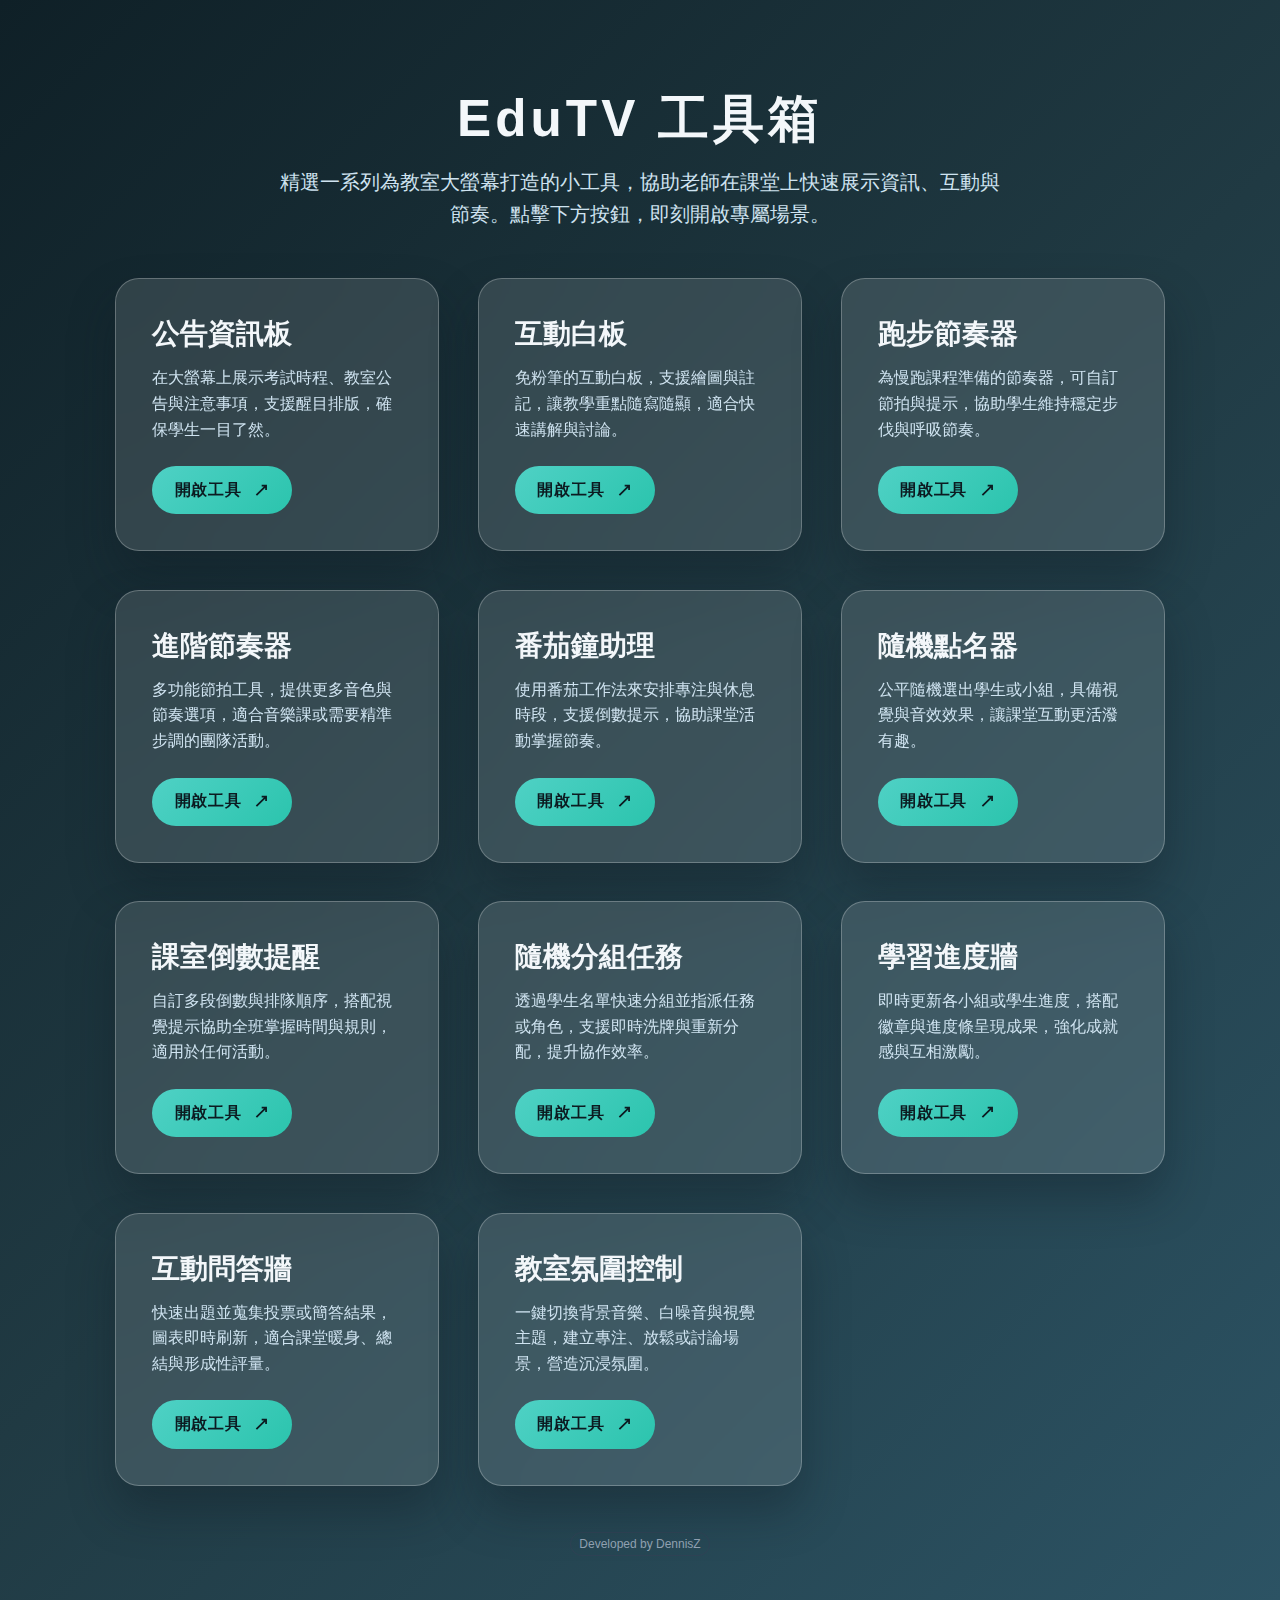
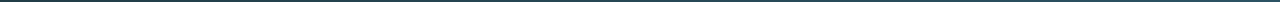
<file: index.html>
<!DOCTYPE html>
<html lang="zh-Hant">
  <head>
    <meta charset="UTF-8" />
    <meta name="viewport" content="width=device-width, initial-scale=1.0" />
    <title>EduTV 工具箱</title>
    <style>
      :root {
        color-scheme: light dark;
        --bg-gradient: linear-gradient(135deg, #0f2027, #203a43, #2c5364);
        --card-bg: rgba(255, 255, 255, 0.12);
        --card-border: rgba(255, 255, 255, 0.25);
        --text-main: #f3f7fa;
        --text-secondary: #cfe3f0;
        --muted: #93a4b4;
        --accent: #4fd1c5;
        --accent-strong: #2bc4ad;
        --shadow: 0 25px 45px rgba(15, 25, 35, 0.35);
        --glass-blur: blur(20px);
        --max-width: min(1200px, 90vw);
        font-family: "Segoe UI", "Noto Sans TC", sans-serif;
      }

      * {
        box-sizing: border-box;
      }

      body {
        margin: 0;
        min-height: 100vh;
        display: flex;
        align-items: center;
        justify-content: center;
        background: var(--bg-gradient);
        color: var(--text-main);
      }

      main {
        width: 100%;
        max-width: var(--max-width);
        padding: clamp(2rem, 4vw, 4rem);
      }

      header {
        text-align: center;
        margin-bottom: clamp(2rem, 4vw, 3rem);
      }

      h1 {
        font-size: clamp(2.5rem, 4vw, 3.5rem);
        margin-bottom: 0.75rem;
        letter-spacing: 0.08em;
      }

      p.lead {
        margin: 0 auto;
        max-width: 720px;
        font-size: clamp(1rem, 2.2vw, 1.25rem);
        color: var(--text-secondary);
        line-height: 1.6;
      }

      section.grid {
        display: grid;
        gap: clamp(1.5rem, 3vw, 2.5rem);
        grid-template-columns: repeat(auto-fit, minmax(240px, 1fr));
      }

      article.tool-card {
        position: relative;
        padding: clamp(1.5rem, 3vw, 2.25rem);
        background: var(--card-bg);
        border: 1px solid var(--card-border);
        border-radius: 24px;
        backdrop-filter: var(--glass-blur);
        box-shadow: var(--shadow);
        transition: transform 220ms ease, border-color 220ms ease,
          box-shadow 220ms ease;
        overflow: hidden;
      }

      article.tool-card::before {
        content: "";
        position: absolute;
        inset: 0;
        background: radial-gradient(
          circle at top right,
          rgba(79, 209, 197, 0.35),
          transparent 55%
        );
        opacity: 0;
        transition: opacity 220ms ease;
        pointer-events: none;
      }

      article.tool-card:hover,
      article.tool-card:focus-within {
        transform: translateY(-8px);
        border-color: rgba(79, 209, 197, 0.7);
        box-shadow: 0 30px 60px rgba(23, 43, 60, 0.55);
      }

      article.tool-card:hover::before,
      article.tool-card:focus-within::before {
        opacity: 1;
      }

      h2.tool-title {
        font-size: clamp(1.4rem, 2.8vw, 1.75rem);
        margin: 0 0 0.75rem;
      }

      p.tool-desc {
        margin: 0 0 1.5rem;
        color: var(--text-secondary);
        line-height: 1.6;
        min-height: 4.8em;
      }

      a.tool-link {
        display: inline-flex;
        align-items: center;
        gap: 0.65rem;
        padding: 0.85rem 1.4rem;
        border-radius: 999px;
        border: none;
        background: linear-gradient(135deg, var(--accent), var(--accent-strong));
        color: #0c1b21;
        font-weight: 600;
        letter-spacing: 0.05em;
        text-decoration: none;
        transition: box-shadow 220ms ease, transform 220ms ease;
      }

      a.tool-link svg {
        width: 1.1em;
        height: 1.1em;
        fill: currentColor;
      }

      a.tool-link:hover,
      a.tool-link:focus-visible {
        box-shadow: 0 12px 25px rgba(43, 196, 173, 0.35);
        transform: translateY(-2px);
      }

      footer {
        margin-top: clamp(2rem, 4vw, 3rem);
        text-align: center;
        font-size: 0.95rem;
        color: rgba(243, 247, 250, 0.75);
      }

      footer a {
        color: var(--accent);
        text-decoration: none;
      }

      @media (max-width: 600px) {
        article.tool-card {
          padding: 1.5rem;
        }
        p.tool-desc {
          min-height: auto;
        }
      }

      .badge {
        font-size: 12px;
        padding: 4px 8px;
        border: 1px solid rgba(51, 65, 85, 0.75);
        border-radius: 999px;
        color: var(--muted);
      }
    </style>
  </head>
  <body>
    <main>
      <header>
        <h1>EduTV 工具箱</h1>
        <p class="lead">
          精選一系列為教室大螢幕打造的小工具，協助老師在課堂上快速展示資訊、互動與節奏。點擊下方按鈕，即刻開啟專屬場景。
        </p>
      </header>
      <section class="grid">
        <article class="tool-card">
          <h2 class="tool-title">公告資訊板</h2>
          <p class="tool-desc">
            在大螢幕上展示考試時程、教室公告與注意事項，支援醒目排版，確保學生一目了然。
          </p>
          <a class="tool-link" href="examInfoOnTv.html" target="_blank" rel="noopener">
            <span>開啟工具</span>
            <svg viewBox="0 0 20 20" xmlns="http://www.w3.org/2000/svg" aria-hidden="true">
              <path d="M11 3h6v6h-2V6.41l-9.29 9.3-1.42-1.42 9.3-9.29H11V3z" />
            </svg>
          </a>
        </article>
        <article class="tool-card">
          <h2 class="tool-title">互動白板</h2>
          <p class="tool-desc">
            免粉筆的互動白板，支援繪圖與註記，讓教學重點隨寫隨顯，適合快速講解與討論。
          </p>
          <a class="tool-link" href="whiteBoard.html" target="_blank" rel="noopener">
            <span>開啟工具</span>
            <svg viewBox="0 0 20 20" xmlns="http://www.w3.org/2000/svg" aria-hidden="true">
              <path d="M11 3h6v6h-2V6.41l-9.29 9.3-1.42-1.42 9.3-9.29H11V3z" />
            </svg>
          </a>
        </article>
        <article class="tool-card">
          <h2 class="tool-title">跑步節奏器</h2>
          <p class="tool-desc">
            為慢跑課程準備的節奏器，可自訂節拍與提示，協助學生維持穩定步伐與呼吸節奏。
          </p>
          <a class="tool-link" href="SlowJoggingMetronome.html" target="_blank" rel="noopener">
            <span>開啟工具</span>
            <svg viewBox="0 0 20 20" xmlns="http://www.w3.org/2000/svg" aria-hidden="true">
              <path d="M11 3h6v6h-2V6.41l-9.29 9.3-1.42-1.42 9.3-9.29H11V3z" />
            </svg>
          </a>
        </article>
        <article class="tool-card">
          <h2 class="tool-title">進階節奏器</h2>
          <p class="tool-desc">
            多功能節拍工具，提供更多音色與節奏選項，適合音樂課或需要精準步調的團隊活動。
          </p>
          <a class="tool-link" href="superMetronome.html" target="_blank" rel="noopener">
            <span>開啟工具</span>
            <svg viewBox="0 0 20 20" xmlns="http://www.w3.org/2000/svg" aria-hidden="true">
              <path d="M11 3h6v6h-2V6.41l-9.29 9.3-1.42-1.42 9.3-9.29H11V3z" />
            </svg>
          </a>
        </article>
        <article class="tool-card">
          <h2 class="tool-title">番茄鐘助理</h2>
          <p class="tool-desc">
            使用番茄工作法來安排專注與休息時段，支援倒數提示，協助課堂活動掌握節奏。
          </p>
          <a class="tool-link" href="PomodoroTimer.html" target="_blank" rel="noopener">
            <span>開啟工具</span>
            <svg viewBox="0 0 20 20" xmlns="http://www.w3.org/2000/svg" aria-hidden="true">
              <path d="M11 3h6v6h-2V6.41l-9.29 9.3-1.42-1.42 9.3-9.29H11V3z" />
            </svg>
          </a>
        </article>
        <article class="tool-card">
          <h2 class="tool-title">隨機點名器</h2>
          <p class="tool-desc">
            公平隨機選出學生或小組，具備視覺與音效效果，讓課堂互動更活潑有趣。
          </p>
          <a class="tool-link" href="random-picker/index.html" target="_blank" rel="noopener">
            <span>開啟工具</span>
            <svg viewBox="0 0 20 20" xmlns="http://www.w3.org/2000/svg" aria-hidden="true">
              <path d="M11 3h6v6h-2V6.41l-9.29 9.3-1.42-1.42 9.3-9.29H11V3z" />
            </svg>
          </a>
        </article>
        <article class="tool-card">
          <h2 class="tool-title">課室倒數提醒</h2>
          <p class="tool-desc">
            自訂多段倒數與排隊順序，搭配視覺提示協助全班掌握時間與規則，適用於任何活動。
          </p>
          <a class="tool-link" href="classCountdownQueue.html" target="_blank" rel="noopener">
            <span>開啟工具</span>
            <svg viewBox="0 0 20 20" xmlns="http://www.w3.org/2000/svg" aria-hidden="true">
              <path d="M11 3h6v6h-2V6.41l-9.29 9.3-1.42-1.42 9.3-9.29H11V3z" />
            </svg>
          </a>
        </article>
        <article class="tool-card">
          <h2 class="tool-title">隨機分組任務</h2>
          <p class="tool-desc">
            透過學生名單快速分組並指派任務或角色，支援即時洗牌與重新分配，提升協作效率。
          </p>
          <a class="tool-link" href="groupTaskAllocator.html" target="_blank" rel="noopener">
            <span>開啟工具</span>
            <svg viewBox="0 0 20 20" xmlns="http://www.w3.org/2000/svg" aria-hidden="true">
              <path d="M11 3h6v6h-2V6.41l-9.29 9.3-1.42-1.42 9.3-9.29H11V3z" />
            </svg>
          </a>
        </article>
        <article class="tool-card">
          <h2 class="tool-title">學習進度牆</h2>
          <p class="tool-desc">
            即時更新各小組或學生進度，搭配徽章與進度條呈現成果，強化成就感與互相激勵。
          </p>
          <a class="tool-link" href="progressWall.html" target="_blank" rel="noopener">
            <span>開啟工具</span>
            <svg viewBox="0 0 20 20" xmlns="http://www.w3.org/2000/svg" aria-hidden="true">
              <path d="M11 3h6v6h-2V6.41l-9.29 9.3-1.42-1.42 9.3-9.29H11V3z" />
            </svg>
          </a>
        </article>
        <article class="tool-card">
          <h2 class="tool-title">互動問答牆</h2>
          <p class="tool-desc">
            快速出題並蒐集投票或簡答結果，圖表即時刷新，適合課堂暖身、總結與形成性評量。
          </p>
          <a class="tool-link" href="interactivePoll.html" target="_blank" rel="noopener">
            <span>開啟工具</span>
            <svg viewBox="0 0 20 20" xmlns="http://www.w3.org/2000/svg" aria-hidden="true">
              <path d="M11 3h6v6h-2V6.41l-9.29 9.3-1.42-1.42 9.3-9.29H11V3z" />
            </svg>
          </a>
        </article>
        <article class="tool-card">
          <h2 class="tool-title">教室氛圍控制</h2>
          <p class="tool-desc">
            一鍵切換背景音樂、白噪音與視覺主題，建立專注、放鬆或討論場景，營造沉浸氛圍。
          </p>
          <a class="tool-link" href="classroomAtmosphere.html" target="_blank" rel="noopener">
            <span>開啟工具</span>
            <svg viewBox="0 0 20 20" xmlns="http://www.w3.org/2000/svg" aria-hidden="true">
              <path d="M11 3h6v6h-2V6.41l-9.29 9.3-1.42-1.42 9.3-9.29H11V3z" />
            </svg>
          </a>
        </article>
      </section>
      <footer>
        <span class="badge">Developed by DennisZ</span>
      </footer>
    </main>
  </body>
</html>
</file>
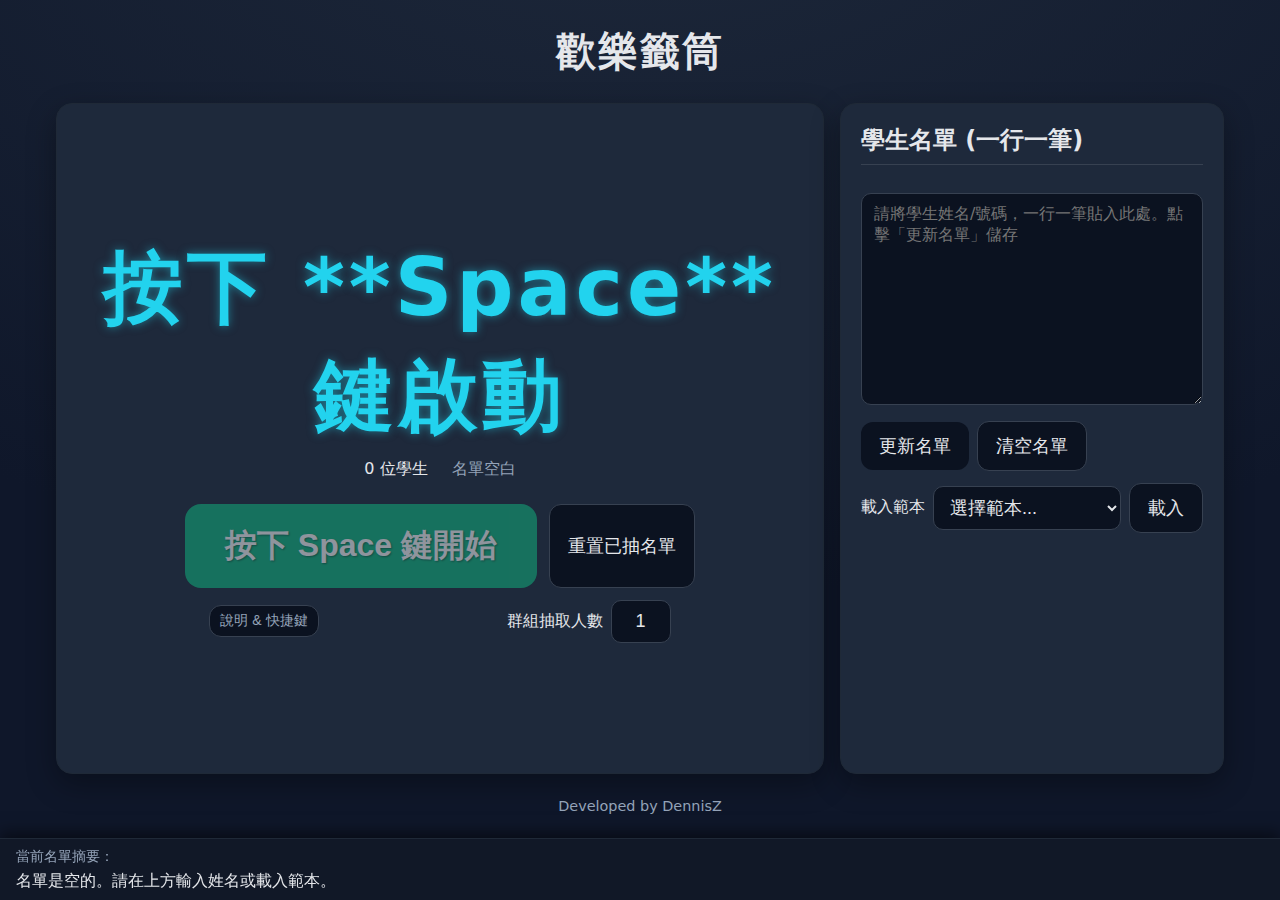
<file: random-picker/index.html>
<!doctype html>
<html lang="zh-Hant">
<head>
<meta charset="utf-8" />
<meta name="viewport" content="width=device-width, initial-scale=1" />
<title>歡樂籤筒</title>
<link rel="stylesheet" href="style.css" />
</head>
<body>
<header class="app-header">
<h1>歡樂籤筒</h1>
</header>
<main class="app-main">
<section class="panel large">
<div id="display" class="display">按下 **Space** 鍵啟動</div>
<div class="display-sub">
<span id="stats">0 位學生</span>
<span id="progress" class="muted">尚未抽點</span>
</div>
<div class="actions">
<button id="btnStart" class="btn primary huge" title="開始/停止抽點（Space）">
    按下 Space 鍵開始
</button>
<button id="btnReset" class="btn" title="重置抽過名單（R）">重置已抽名單</button>
</div>
<div class="row">
    <button id="btnHelp" class="btn muted" style="padding: 6px 10px; font-size: 14px;">說明 & 快捷鍵</button>
    
    <label class="switch">
        <input type="checkbox" id="noRepeat" checked>
        <span>抽過不重複</span>
    </label>
    
    <label class="switch">
        <input type="checkbox" id="soundOn" checked>
        <span>音效 (M)</span>
    </label>
    
    <label class="switch">
        <input type="checkbox" id="voiceOn" checked>
        <span>語音播報 (V)</span>
    </label>
    
    <label for="groupSize">群組抽取人數</label>
    <input type="number" id="groupSize" min="1" value="1" inputmode="numeric" pattern="[0-9]*" />
</div>
</section>


<section class="panel">
<h2>學生名單 (一行一筆)</h2>
<textarea id="nameList" class="textarea" rows="10" placeholder="請將學生姓名/號碼，一行一筆貼入此處。點擊「更新名單」儲存"></textarea>
<div class="row">
<button id="btnUpdateList" class="btn primary">更新名單</button>
<button id="btnClear" class="btn" title="清空名單">清空名單</button>
</div>
<div class="row row-template">
<label for="templateSelect">載入範本</label>
<select id="templateSelect" class="input">
<option value="none" selected>選擇範本...</option>
<option value="numbers">1-33號碼</option>
<option value="fruits">33種水果</option>
<option value="animals">33種動物</option>
<option value="characters">33種小說人物</option>
</select>
<button id="btnLoadTemplate" class="btn">載入</button>
</div>
</section>
</main>


<footer class="app-footer">
    <div class="muted">Developed by DennisZ</div>
</footer>

<div id="fixedSummary">
    <div class="list-title">當前名單摘要：</div>
    <div id="compactList" class="compact-list"></div>
</div>


<div id="helpModal" class="modal hidden">
    <div class="modal-overlay"></div>
    <div class="modal-content">
        <button class="modal-close-btn" id="btnCloseModal">X</button>
        <h2>操作說明與快捷鍵</h2>
        <p>本工具會將您的名單儲存於瀏覽器中，離線可用。名單變動會重置已抽名單。</p>
        <div class="key-shortcuts">
            <h3>快捷鍵一覽</h3>
            <ul>
                <li><strong><kbd>Space</kbd></strong>：開始 / 停止抽點</li>
                <li><strong><kbd>M</kbd></strong>：切換音效開關 (Mute)</li>
                <li><strong><kbd>V</kbd></strong>：切換語音開關 (Voice)</li>
                <li><strong><kbd>R</kbd></strong>：重置已抽名單</li>
                <li><strong><kbd>F</kbd></strong>：切換全螢幕</li>
            </ul>
            <p class="muted" style="margin-top: 15px;">**注意：** 在輸入框中時，快捷鍵不會觸發抽點。</p>
			<p class="muted" style="margin-top: 15px;">
				音效素材來源：<a href="https://pixabay.com/zh/sound-effects/" target="_blank">Pixabay</a>，
				依 Pixabay Content License 授權使用。
			</p>
        </div>
    </div>
</div>

<script src="main.js"></script>
</body>
</html>
</file>
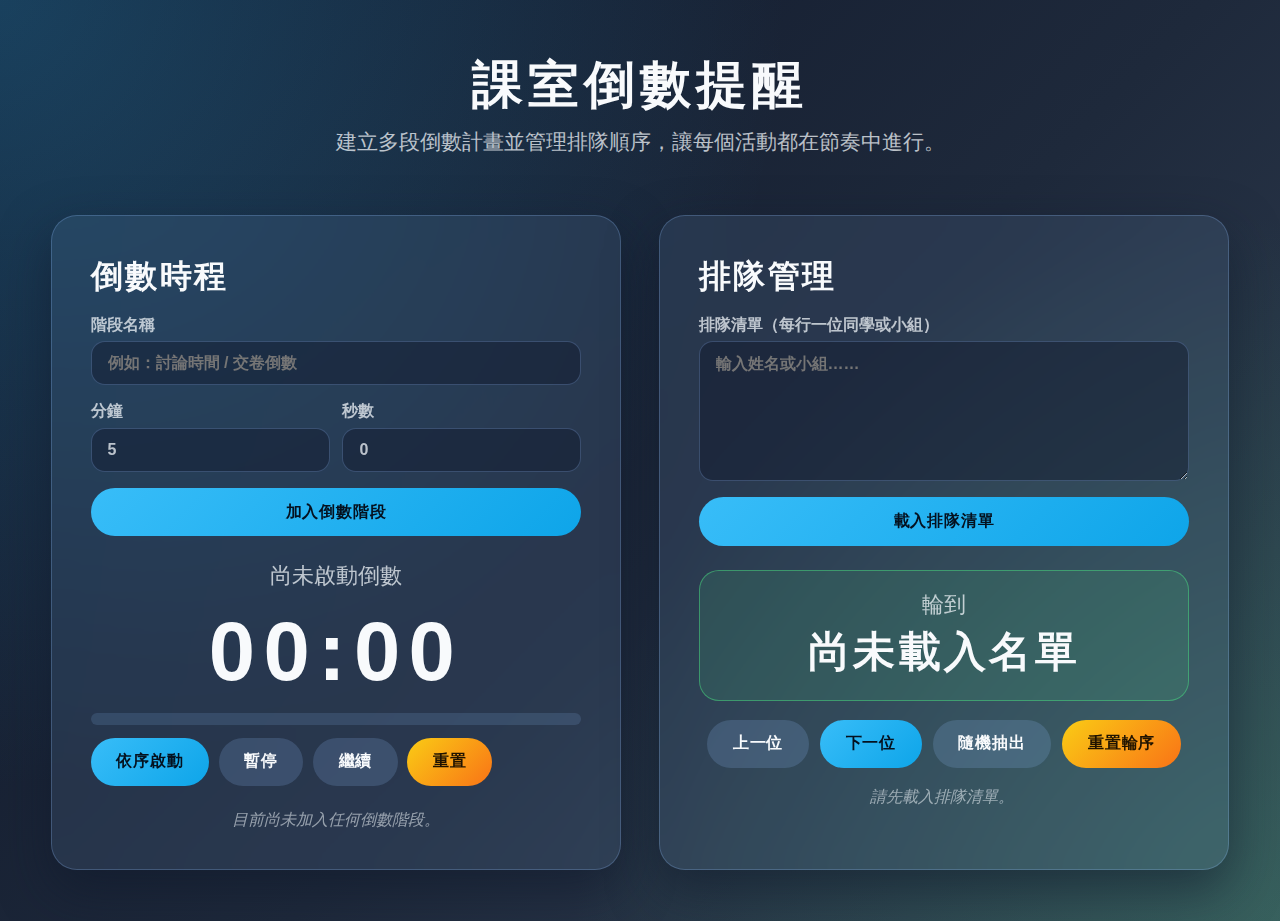
<file: classCountdownQueue.html>
<!DOCTYPE html>
<html lang="zh-Hant">
  <head>
    <meta charset="UTF-8" />
    <meta name="viewport" content="width=device-width, initial-scale=1.0" />
    <title>課室倒數提醒 | EduTV Tools</title>
    <style>
      :root {
        color-scheme: light dark;
        --bg-1: #0f172a;
        --bg-2: #1e293b;
        --bg-3: #334155;
        --card-bg: rgba(148, 193, 255, 0.1);
        --card-border: rgba(148, 193, 255, 0.25);
        --accent: #38bdf8;
        --accent-strong: #0ea5e9;
        --accent-muted: rgba(14, 165, 233, 0.25);
        --text-main: #f8fafc;
        --text-muted: rgba(241, 245, 249, 0.75);
        --warning: #facc15;
        --success: #4ade80;
        --shadow: 0 20px 50px rgba(15, 23, 42, 0.55);
        font-family: "Segoe UI", "Noto Sans TC", sans-serif;
      }

      * {
        box-sizing: border-box;
      }

      body {
        margin: 0;
        min-height: 100vh;
        display: flex;
        align-items: center;
        justify-content: center;
        background: radial-gradient(circle at top left, rgba(56, 189, 248, 0.25), transparent 50%),
          radial-gradient(circle at bottom right, rgba(74, 222, 128, 0.2), transparent 45%),
          linear-gradient(135deg, var(--bg-1), var(--bg-2) 55%, var(--bg-3));
        color: var(--text-main);
        padding: clamp(1.5rem, 4vw, 3.5rem);
      }

      main {
        width: min(1200px, 100%);
        display: grid;
        gap: clamp(1.5rem, 3vw, 2.5rem);
      }

      header {
        text-align: center;
      }

      header h1 {
        margin: 0;
        font-size: clamp(2.4rem, 4vw, 3.4rem);
        letter-spacing: 0.1em;
      }

      header p {
        margin-top: 0.5rem;
        font-size: clamp(1.05rem, 2.2vw, 1.3rem);
        color: var(--text-muted);
      }

      .panels {
        display: grid;
        grid-template-columns: repeat(auto-fit, minmax(320px, 1fr));
        gap: clamp(1.5rem, 3vw, 2.5rem);
      }

      section.card {
        background: var(--card-bg);
        border: 1px solid var(--card-border);
        border-radius: 26px;
        padding: clamp(1.8rem, 3.2vw, 2.4rem);
        box-shadow: var(--shadow);
        backdrop-filter: blur(18px);
      }

      section.card h2 {
        margin: 0 0 1rem;
        font-size: clamp(1.6rem, 3vw, 2rem);
        letter-spacing: 0.08em;
      }

      form.timer-form,
      form.queue-form {
        display: grid;
        gap: 1rem;
        margin-bottom: 1.5rem;
      }

      label {
        display: grid;
        gap: 0.35rem;
        font-weight: 600;
        color: var(--text-muted);
      }

      input,
      textarea,
      select {
        padding: 0.75rem 1rem;
        border-radius: 14px;
        border: 1px solid rgba(148, 193, 255, 0.25);
        background: rgba(15, 23, 42, 0.45);
        color: inherit;
        font: inherit;
      }

      input:focus,
      textarea:focus {
        outline: 2px solid rgba(14, 165, 233, 0.35);
        outline-offset: 2px;
      }

      textarea {
        resize: vertical;
        min-height: 140px;
      }

      .split-inputs {
        display: grid;
        grid-template-columns: repeat(2, minmax(0, 1fr));
        gap: 0.8rem;
      }

      button {
        border: none;
        border-radius: 999px;
        padding: 0.85rem 1.6rem;
        font: inherit;
        font-weight: 600;
        letter-spacing: 0.05em;
        cursor: pointer;
        transition: transform 200ms ease, box-shadow 200ms ease;
      }

      button.primary {
        background: linear-gradient(135deg, var(--accent), var(--accent-strong));
        color: #04111f;
      }

      button.secondary {
        background: rgba(148, 193, 255, 0.18);
        color: var(--text-main);
      }

      button.warning {
        background: linear-gradient(135deg, var(--warning), #f97316);
        color: #1f1300;
      }

      button:hover,
      button:focus-visible {
        transform: translateY(-2px);
        box-shadow: 0 12px 24px rgba(14, 165, 233, 0.25);
      }

      .phase-list {
        display: grid;
        gap: 0.9rem;
      }

      .phase-item {
        display: grid;
        grid-template-columns: 1fr auto;
        gap: 1rem;
        align-items: center;
        padding: 1rem 1.2rem;
        border-radius: 18px;
        background: rgba(148, 193, 255, 0.12);
        border: 1px solid transparent;
        transition: border-color 200ms ease, background 200ms ease;
      }

      .phase-item.active {
        border-color: rgba(56, 189, 248, 0.65);
        background: rgba(56, 189, 248, 0.12);
      }

      .phase-item strong {
        font-size: 1.1rem;
      }

      .phase-controls {
        display: flex;
        flex-wrap: wrap;
        gap: 0.6rem;
      }

      .timer-display {
        display: grid;
        gap: 0.8rem;
        margin: 1.5rem 0;
        text-align: center;
      }

      .timer-major {
        font-size: clamp(3.2rem, 8vw, 5.2rem);
        font-weight: 700;
        letter-spacing: 0.1em;
      }

      .timer-phase {
        font-size: clamp(1.1rem, 2.4vw, 1.4rem);
        color: var(--text-muted);
      }

      .progress-track {
        width: 100%;
        height: 12px;
        border-radius: 999px;
        background: rgba(148, 193, 255, 0.15);
        overflow: hidden;
      }

      .progress-bar {
        height: 100%;
        width: 0%;
        border-radius: inherit;
        background: linear-gradient(90deg, var(--accent), var(--success));
        transition: width 250ms linear;
      }

      .queue-display {
        display: grid;
        gap: 1.2rem;
      }

      .queue-current {
        text-align: center;
        background: rgba(74, 222, 128, 0.12);
        border: 1px solid rgba(74, 222, 128, 0.5);
        border-radius: 20px;
        padding: 1.2rem;
      }

      .queue-current span {
        display: block;
        font-size: clamp(1.1rem, 2vw, 1.35rem);
        color: var(--text-muted);
        margin-bottom: 0.35rem;
      }

      .queue-current strong {
        font-size: clamp(1.8rem, 4vw, 2.6rem);
        letter-spacing: 0.08em;
      }

      .queue-controls {
        display: flex;
        flex-wrap: wrap;
        gap: 0.7rem;
        justify-content: center;
      }

      .queue-list {
        display: grid;
        gap: 0.6rem;
        max-height: 260px;
        overflow-y: auto;
        padding-right: 0.3rem;
      }

      .queue-item {
        display: flex;
        align-items: center;
        gap: 0.8rem;
        padding: 0.6rem 0.85rem;
        border-radius: 12px;
        background: rgba(148, 193, 255, 0.08);
      }

      .queue-item.active {
        background: rgba(56, 189, 248, 0.16);
        border: 1px solid rgba(56, 189, 248, 0.4);
      }

      .queue-item .number {
        width: 1.6rem;
        text-align: right;
        color: rgba(241, 245, 249, 0.6);
      }

      .queue-empty {
        text-align: center;
        color: rgba(241, 245, 249, 0.55);
        font-style: italic;
      }

      @media (max-width: 720px) {
        .phase-item {
          grid-template-columns: 1fr;
        }
        .phase-controls {
          justify-content: flex-start;
        }
      }
    </style>
  </head>
  <body>
    <main>
      <header>
        <h1>課室倒數提醒</h1>
        <p>建立多段倒數計畫並管理排隊順序，讓每個活動都在節奏中進行。</p>
      </header>
      <div class="panels">
        <section class="card">
          <h2>倒數時程</h2>
          <form class="timer-form" id="timerForm">
            <label>
              階段名稱
              <input type="text" id="phaseLabel" placeholder="例如：討論時間 / 交卷倒數" required />
            </label>
            <div class="split-inputs">
              <label>
                分鐘
                <input type="number" id="phaseMinutes" min="0" max="180" value="5" required />
              </label>
              <label>
                秒數
                <input type="number" id="phaseSeconds" min="0" max="59" value="0" required />
              </label>
            </div>
            <button type="submit" class="primary">加入倒數階段</button>
          </form>
          <div class="timer-display">
            <div class="timer-phase" id="currentPhaseLabel">尚未啟動倒數</div>
            <div class="timer-major" id="currentTimer">00:00</div>
            <div class="progress-track">
              <div class="progress-bar" id="progressBar"></div>
            </div>
            <div class="phase-controls">
              <button type="button" class="primary" id="startSequenceBtn">依序啟動</button>
              <button type="button" class="secondary" id="pauseBtn" disabled>暫停</button>
              <button type="button" class="secondary" id="resumeBtn" disabled>繼續</button>
              <button type="button" class="warning" id="resetBtn" disabled>重置</button>
            </div>
          </div>
          <div class="phase-list" id="phaseList">
            <div class="queue-empty">目前尚未加入任何倒數階段。</div>
          </div>
        </section>
        <section class="card">
          <h2>排隊管理</h2>
          <form class="queue-form" id="queueForm">
            <label>
              排隊清單（每行一位同學或小組）
              <textarea id="queueInput" placeholder="輸入姓名或小組……"></textarea>
            </label>
            <button type="submit" class="primary">載入排隊清單</button>
          </form>
          <div class="queue-display">
            <div class="queue-current" id="queueCurrent">
              <span>輪到</span>
              <strong>尚未載入名單</strong>
            </div>
            <div class="queue-controls">
              <button type="button" class="secondary" id="prevBtn" disabled>上一位</button>
              <button type="button" class="primary" id="nextBtn" disabled>下一位</button>
              <button type="button" class="secondary" id="randomBtn" disabled>隨機抽出</button>
              <button type="button" class="warning" id="resetQueueBtn" disabled>重置輪序</button>
            </div>
            <div class="queue-list" id="queueList">
              <div class="queue-empty">請先載入排隊清單。</div>
            </div>
          </div>
        </section>
      </div>
    </main>
    <script>
      (() => {
        const timerForm = document.getElementById("timerForm");
        const phaseLabelInput = document.getElementById("phaseLabel");
        const minutesInput = document.getElementById("phaseMinutes");
        const secondsInput = document.getElementById("phaseSeconds");
        const phaseListEl = document.getElementById("phaseList");
        const currentTimerEl = document.getElementById("currentTimer");
        const currentPhaseLabelEl = document.getElementById("currentPhaseLabel");
        const progressBarEl = document.getElementById("progressBar");
        const startSequenceBtn = document.getElementById("startSequenceBtn");
        const pauseBtn = document.getElementById("pauseBtn");
        const resumeBtn = document.getElementById("resumeBtn");
        const resetBtn = document.getElementById("resetBtn");

        let phases = [];
        let timerState = {
          currentIndex: -1,
          totalMs: 0,
          remainingMs: 0,
          intervalId: null,
          isPaused: false,
        };

        function renderPhaseList() {
          if (!phases.length) {
            phaseListEl.innerHTML = '<div class="queue-empty">目前尚未加入任何倒數階段。</div>';
            return;
          }
          phaseListEl.innerHTML = phases
            .map(
              (phase, index) => `
              <div class="phase-item ${index === timerState.currentIndex ? "active" : ""}" data-index="${index}">
                <div>
                  <strong>${phase.label}</strong>
                  <div class="phase-meta">${formatTime(phase.durationMs)}</div>
                </div>
                <div class="phase-controls">
                  <button type="button" class="secondary" data-action="start" data-index="${index}">立即啟動</button>
                  <button type="button" class="secondary" data-action="remove" data-index="${index}">移除</button>
                </div>
              </div>
            `
            )
            .join("");
        }

        function formatTime(ms) {
          const totalSeconds = Math.max(0, Math.ceil(ms / 1000));
          const minutes = String(Math.floor(totalSeconds / 60)).padStart(2, "0");
          const seconds = String(totalSeconds % 60).padStart(2, "0");
          return `${minutes}:${seconds}`;
        }

        function updateDisplay() {
          currentTimerEl.textContent = formatTime(timerState.remainingMs);
          const phase = phases[timerState.currentIndex];
          if (phase) {
            const elapsed = Math.max(0, phase.durationMs - timerState.remainingMs);
            const progress = Math.min(100, (elapsed / phase.durationMs) * 100);
            progressBarEl.style.width = `${progress}%`;
            currentPhaseLabelEl.textContent = `${phase.label}`;
          } else {
            progressBarEl.style.width = "0%";
            currentPhaseLabelEl.textContent = "尚未啟動倒數";
          }
        }

        function stopTimer() {
          if (timerState.intervalId) {
            clearInterval(timerState.intervalId);
            timerState.intervalId = null;
          }
          timerState.isPaused = false;
          pauseBtn.disabled = true;
          resumeBtn.disabled = true;
          resetBtn.disabled = phases.length === 0;
        }

        function startTimer(index) {
          if (!phases[index]) return;
          stopTimer();
          timerState.currentIndex = index;
          timerState.totalMs = phases[index].durationMs;
          timerState.remainingMs = timerState.totalMs;
          timerState.isPaused = false;
          pauseBtn.disabled = false;
          resumeBtn.disabled = true;
          resetBtn.disabled = false;
          tick();
          timerState.intervalId = setInterval(tick, 250);
          renderPhaseList();
        }

        function tick() {
          if (timerState.isPaused) return;
          timerState.remainingMs -= 250;
          if (timerState.remainingMs <= 0) {
            timerState.remainingMs = 0;
            updateDisplay();
            advanceToNextPhase();
            return;
          }
          updateDisplay();
        }

        function advanceToNextPhase() {
          stopTimer();
          const nextIndex = timerState.currentIndex + 1;
          if (phases[nextIndex]) {
            startTimer(nextIndex);
          } else {
            timerState.currentIndex = -1;
            currentPhaseLabelEl.textContent = "所有倒數已完成！";
            currentTimerEl.textContent = "00:00";
            progressBarEl.style.width = "100%";
          }
          renderPhaseList();
        }

        timerForm.addEventListener("submit", (event) => {
          event.preventDefault();
          const label = phaseLabelInput.value.trim();
          const minutes = Number(minutesInput.value);
          const seconds = Number(secondsInput.value);
          const durationMs = (minutes * 60 + seconds) * 1000;
          if (!label || durationMs <= 0) {
            alert("請輸入有效的階段名稱與倒數時間。");
            return;
          }
          phases.push({ label, durationMs });
          phaseLabelInput.value = "";
          renderPhaseList();
          resetBtn.disabled = false;
        });

        phaseListEl.addEventListener("click", (event) => {
          const button = event.target.closest("button");
          if (!button) return;
          const index = Number(button.dataset.index);
          if (button.dataset.action === "start") {
            startTimer(index);
            updateDisplay();
          }
          if (button.dataset.action === "remove") {
            phases.splice(index, 1);
            if (timerState.currentIndex === index) {
              stopTimer();
              timerState.currentIndex = -1;
              currentPhaseLabelEl.textContent = "尚未啟動倒數";
              currentTimerEl.textContent = "00:00";
              progressBarEl.style.width = "0%";
            }
            renderPhaseList();
            resetBtn.disabled = phases.length === 0;
          }
        });

        startSequenceBtn.addEventListener("click", () => {
          if (!phases.length) {
            alert("請先加入至少一個倒數階段。");
            return;
          }
          startTimer(0);
          updateDisplay();
        });

        pauseBtn.addEventListener("click", () => {
          if (!timerState.intervalId || timerState.isPaused) return;
          timerState.isPaused = true;
          pauseBtn.disabled = true;
          resumeBtn.disabled = false;
        });

        resumeBtn.addEventListener("click", () => {
          if (!timerState.intervalId || !timerState.isPaused) return;
          timerState.isPaused = false;
          pauseBtn.disabled = false;
          resumeBtn.disabled = true;
        });

        resetBtn.addEventListener("click", () => {
          stopTimer();
          timerState.currentIndex = -1;
          timerState.totalMs = 0;
          timerState.remainingMs = 0;
          progressBarEl.style.width = "0%";
          currentTimerEl.textContent = "00:00";
          currentPhaseLabelEl.textContent = "尚未啟動倒數";
          renderPhaseList();
        });

        updateDisplay();
      })();

      (() => {
        const queueForm = document.getElementById("queueForm");
        const queueInput = document.getElementById("queueInput");
        const queueCurrentEl = document.getElementById("queueCurrent").querySelector("strong");
        const queueListEl = document.getElementById("queueList");
        const prevBtn = document.getElementById("prevBtn");
        const nextBtn = document.getElementById("nextBtn");
        const randomBtn = document.getElementById("randomBtn");
        const resetBtn = document.getElementById("resetQueueBtn");

        let queue = [];
        let currentIndex = 0;

        function renderQueue() {
          if (!queue.length) {
            queueListEl.innerHTML = '<div class="queue-empty">請先載入排隊清單。</div>';
            queueCurrentEl.textContent = "尚未載入名單";
            prevBtn.disabled = true;
            nextBtn.disabled = true;
            randomBtn.disabled = true;
            resetBtn.disabled = true;
            return;
          }

          const safeIndex = Math.min(currentIndex, queue.length - 1);
          currentIndex = Math.max(0, safeIndex);
          queueCurrentEl.textContent = queue[currentIndex] ?? "全部完成！";

          queueListEl.innerHTML = queue
            .map(
              (name, idx) => `
              <div class="queue-item ${idx === currentIndex ? "active" : ""}">
                <span class="number">${idx + 1}</span>
                <span class="name">${name}</span>
              </div>
            `
            )
            .join("");

          prevBtn.disabled = currentIndex <= 0;
          nextBtn.disabled = currentIndex >= queue.length - 1;
          randomBtn.disabled = false;
          resetBtn.disabled = false;
        }

        queueForm.addEventListener("submit", (event) => {
          event.preventDefault();
          const lines = queueInput.value
            .split(/\r?\n/)
            .map((line) => line.trim())
            .filter(Boolean);
          if (!lines.length) {
            alert("請至少輸入一位成員。");
            return;
          }
          queue = lines;
          currentIndex = 0;
          renderQueue();
        });

        prevBtn.addEventListener("click", () => {
          if (currentIndex > 0) {
            currentIndex -= 1;
            renderQueue();
          }
        });

        nextBtn.addEventListener("click", () => {
          if (currentIndex < queue.length - 1) {
            currentIndex += 1;
            renderQueue();
          }
        });

        randomBtn.addEventListener("click", () => {
          if (!queue.length) return;
          const pool = queue.map((name, idx) => ({ name, idx })).filter((item) => item.idx !== currentIndex);
          const choice = pool[Math.floor(Math.random() * pool.length)];
          if (choice) {
            currentIndex = choice.idx;
            renderQueue();
          }
        });

        resetBtn.addEventListener("click", () => {
          if (!queue.length) return;
          currentIndex = 0;
          renderQueue();
        });

        renderQueue();
      })();
    </script>
  </body>
</html>
</file>
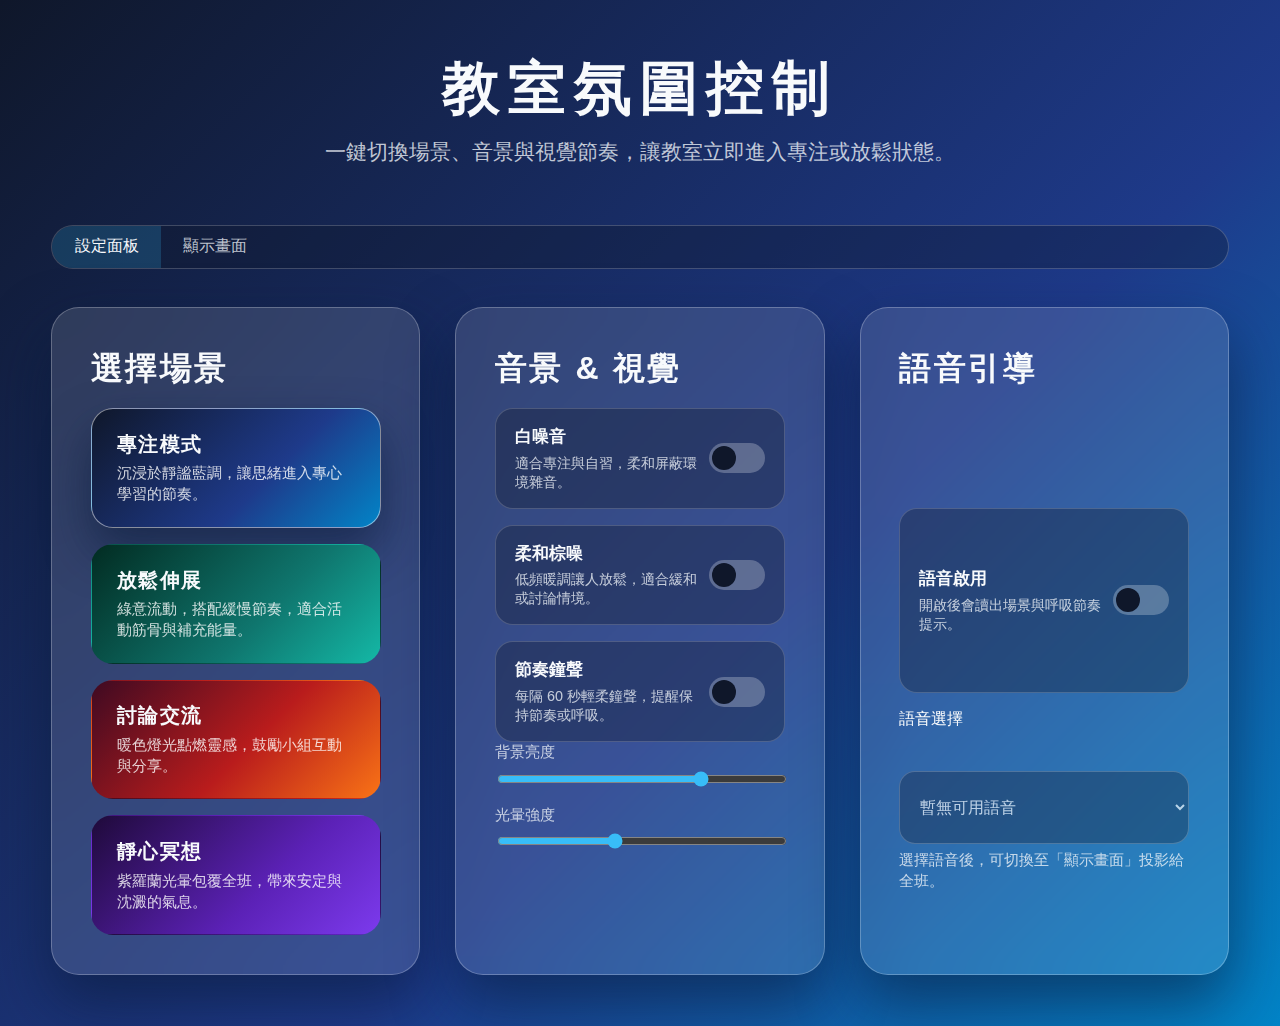
<file: classroomAtmosphere.html>
<!DOCTYPE html>
<html lang="zh-Hant">
  <head>
    <meta charset="UTF-8" />
    <meta name="viewport" content="width=device-width, initial-scale=1.0" />
    <title>教室氛圍控制 | EduTV Tools</title>
    <style>
      :root {
        color-scheme: light dark;
        --font: "Segoe UI", "Noto Sans TC", sans-serif;
        --text-main: #f8fafc;
        --text-muted: rgba(241, 245, 249, 0.78);
        --panel-bg: rgba(255, 255, 255, 0.12);
        --panel-border: rgba(255, 255, 255, 0.25);
        --shadow: 0 28px 60px rgba(8, 23, 53, 0.55);
        --accent: #38bdf8;
        font-family: var(--font);
      }

      * {
        box-sizing: border-box;
      }

      body {
        margin: 0;
        min-height: 100vh;
        background: linear-gradient(135deg, #0f172a, #1e3a8a);
        color: var(--text-main);
        display: flex;
        align-items: center;
        justify-content: center;
        padding: clamp(1.5rem, 4vw, 3.5rem);
        transition: background 600ms ease;
      }

      main {
        width: min(1200px, 100%);
        display: grid;
        gap: clamp(1.5rem, 3vw, 2.4rem);
      }

      header {
        text-align: center;
      }

      header h1 {
        margin: 0;
        font-size: clamp(2.5rem, 4.5vw, 3.6rem);
        letter-spacing: 0.14em;
        text-transform: uppercase;
      }

      header p {
        margin-top: 0.6rem;
        font-size: clamp(1rem, 2.2vw, 1.3rem);
        color: var(--text-muted);
      }

      .view-tabs {
        display: inline-flex;
        align-self: center;
        border: 1px solid rgba(255, 255, 255, 0.2);
        border-radius: 999px;
        overflow: hidden;
        background: rgba(15, 23, 42, 0.35);
      }

      .view-tabs button {
        border: none;
        background: transparent;
        color: var(--text-muted);
        font: inherit;
        padding: 0.65rem 1.4rem;
        cursor: pointer;
        transition: background 180ms ease, color 180ms ease;
      }

      .view-tabs button.active {
        background: rgba(56, 189, 248, 0.2);
        color: var(--text-main);
      }

      .view-pane {
        display: none;
      }

      .view-pane.active {
        display: block;
      }

      .layout {
        display: grid;
        grid-template-columns: repeat(auto-fit, minmax(320px, 1fr));
        gap: clamp(1.4rem, 2.8vw, 2.2rem);
      }

      section.panel {
        background: var(--panel-bg);
        border: 1px solid var(--panel-border);
        border-radius: 28px;
        padding: clamp(1.8rem, 3.2vw, 2.4rem);
        box-shadow: var(--shadow);
        backdrop-filter: blur(18px);
      }

      section.panel h2 {
        margin: 0 0 1.1rem;
        font-size: clamp(1.6rem, 3vw, 2rem);
        letter-spacing: 0.08em;
      }

      .scene-grid {
        display: grid;
        gap: 1rem;
      }

      .panel.voice-panel {
        display: grid;
        gap: 1rem;
      }

      .scene-button {
        position: relative;
        border: none;
        border-radius: 22px;
        padding: 1.35rem 1.6rem;
        text-align: left;
        font: inherit;
        color: inherit;
        cursor: pointer;
        overflow: hidden;
        transition: transform 220ms ease, box-shadow 220ms ease, border 220ms ease;
        border: 1px solid transparent;
      }

      .scene-button:hover,
      .scene-button:focus-visible {
        transform: translateY(-4px);
        box-shadow: 0 18px 35px rgba(8, 23, 53, 0.45);
      }

      .scene-button.active {
        border: 1px solid rgba(255, 255, 255, 0.5);
        box-shadow: 0 22px 45px rgba(8, 23, 53, 0.55);
      }

      .scene-title {
        font-weight: 700;
        font-size: 1.25rem;
        letter-spacing: 0.06em;
      }

      .scene-desc {
        margin-top: 0.35rem;
        font-size: 0.95rem;
        color: rgba(255, 255, 255, 0.8);
      }

      .ambience-controls,
      .visual-controls {
        display: grid;
        gap: 1rem;
      }

      .toggle-row {
        display: grid;
        grid-template-columns: minmax(0, 1fr) auto;
        gap: 0.6rem;
        align-items: center;
        padding: 1rem 1.2rem;
        border-radius: 18px;
        background: rgba(15, 23, 42, 0.35);
        border: 1px solid rgba(255, 255, 255, 0.18);
      }

      .toggle-row h3 {
        margin: 0;
        font-size: 1.05rem;
      }

      .toggle-row p {
        margin: 0.35rem 0 0;
        font-size: 0.9rem;
        color: var(--text-muted);
      }

      .switch {
        position: relative;
        width: 56px;
        height: 30px;
      }

      .switch input {
        opacity: 0;
        width: 0;
        height: 0;
      }

      .slider {
        position: absolute;
        inset: 0;
        background: rgba(255, 255, 255, 0.25);
        border-radius: 999px;
        transition: background 0.3s ease;
      }

      .slider::before {
        content: "";
        position: absolute;
        height: 24px;
        width: 24px;
        left: 3px;
        top: 3px;
        background: #0f172a;
        border-radius: 50%;
        transition: transform 0.3s ease;
      }

      .switch input:checked + .slider {
        background: rgba(56, 189, 248, 0.85);
      }

      .switch input:checked + .slider::before {
        transform: translateX(26px);
        background: #e0f2fe;
      }

      .slider-range {
        display: grid;
        gap: 0.35rem;
      }

      .slider-range label {
        font-size: 0.95rem;
        color: var(--text-muted);
      }

      .slider-range input[type="range"] {
        width: 100%;
        accent-color: var(--accent);
      }

      .scene-preview {
        position: relative;
        overflow: hidden;
        border-radius: 26px;
        min-height: 280px;
        display: flex;
        align-items: center;
        justify-content: center;
        text-align: center;
        padding: 2rem;
        background: rgba(15, 23, 42, 0.45);
        border: 1px solid rgba(255, 255, 255, 0.25);
      }

      .preview-message {
        position: relative;
        z-index: 2;
        display: grid;
        gap: 0.8rem;
      }

      .preview-message h3 {
        margin: 0;
        font-size: clamp(2rem, 4vw, 3rem);
        letter-spacing: 0.12em;
        text-transform: uppercase;
      }

      .preview-message p {
        margin: 0;
        font-size: clamp(1.05rem, 2.2vw, 1.35rem);
        color: rgba(255, 255, 255, 0.78);
      }

      .breathing-guide {
        margin-top: 1.2rem;
        display: grid;
        gap: 0.6rem;
        justify-items: center;
        color: rgba(255, 255, 255, 0.85);
      }

      .breathing-circle {
        width: clamp(140px, 18vw, 220px);
        height: clamp(140px, 18vw, 220px);
        border-radius: 50%;
        background: radial-gradient(circle at center, rgba(255, 255, 255, 0.5), rgba(15, 23, 42, 0.05));
        display: grid;
        place-items: center;
        font-size: clamp(0.95rem, 2vw, 1.2rem);
        letter-spacing: 0.06em;
        text-transform: uppercase;
      }

      .voice-options {
        display: grid;
        gap: 0.8rem;
        width: 100%;
      }

      .voice-options select {
        border-radius: 16px;
        padding: 0.75rem 1rem;
        border: 1px solid rgba(255, 255, 255, 0.28);
        background: rgba(15, 23, 42, 0.45);
        color: inherit;
        font: inherit;
        width: 100%;
        max-width: 100%;
      }

      .view-note {
        font-size: 0.95rem;
        color: var(--text-muted);
        margin-top: -0.4rem;
      }

      .ambient-overlay {
        position: absolute;
        inset: 0;
        background: radial-gradient(circle at top left, rgba(255, 255, 255, 0.15), transparent 55%),
          radial-gradient(circle at bottom right, rgba(255, 255, 255, 0.12), transparent 60%);
        opacity: 0.4;
        transition: opacity 600ms ease;
      }

      .ambient-overlay.active {
        opacity: 0.7;
      }

      .info-button {
        position: absolute;
        top: 16px;
        right: 16px;
        border: none;
        border-radius: 999px;
        padding: 0.45rem 0.85rem;
        background: rgba(15, 23, 42, 0.55);
        border: 1px solid rgba(255, 255, 255, 0.35);
        color: inherit;
        font: inherit;
        cursor: pointer;
        transition: background 180ms ease, transform 180ms ease;
        letter-spacing: 0.08em;
      }

      .info-button:hover,
      .info-button:focus-visible {
        background: rgba(56, 189, 248, 0.3);
        transform: translateY(-2px);
      }

      .info-panel {
        position: absolute;
        top: 60px;
        right: 16px;
        width: clamp(220px, 30vw, 320px);
        background: rgba(15, 23, 42, 0.75);
        border: 1px solid rgba(255, 255, 255, 0.32);
        border-radius: 16px;
        padding: 1rem 1.2rem;
        color: var(--text-muted);
        font-size: 0.95rem;
        line-height: 1.5;
        box-shadow: 0 20px 40px rgba(8, 23, 53, 0.55);
        backdrop-filter: blur(10px);
        display: none;
        z-index: 5;
        text-align: left;
      }

      .info-panel.active {
        display: block;
      }

      @media (max-width: 720px) {
        .toggle-row {
          grid-template-columns: 1fr;
        }
        .switch {
          justify-self: flex-start;
        }
      }
    </style>
  </head>
  <body>
    <main>
      <header>
        <h1>教室氛圍控制</h1>
        <p>一鍵切換場景、音景與視覺節奏，讓教室立即進入專注或放鬆狀態。</p>
      </header>
      <div class="view-tabs">
        <button type="button" class="active" data-view="control">設定面板</button>
        <button type="button" data-view="display">顯示畫面</button>
      </div>
      <div class="view-pane control-view active">
        <div class="layout">
          <section class="panel">
            <h2>選擇場景</h2>
            <div class="scene-grid" id="sceneGrid"></div>
          </section>
          <section class="panel">
            <h2>音景 & 視覺</h2>
            <div class="ambience-controls">
              <div class="toggle-row">
                <div>
                  <h3>白噪音</h3>
                  <p>適合專注與自習，柔和屏蔽環境雜音。</p>
                </div>
                <label class="switch">
                  <input type="checkbox" data-sound="white" />
                  <span class="slider"></span>
                </label>
              </div>
              <div class="toggle-row">
                <div>
                  <h3>柔和棕噪</h3>
                  <p>低頻暖調讓人放鬆，適合緩和或討論情境。</p>
                </div>
                <label class="switch">
                  <input type="checkbox" data-sound="brown" />
                  <span class="slider"></span>
                </label>
              </div>
              <div class="toggle-row">
                <div>
                  <h3>節奏鐘聲</h3>
                  <p>每隔 60 秒輕柔鐘聲，提醒保持節奏或呼吸。</p>
                </div>
                <label class="switch">
                  <input type="checkbox" data-sound="chime" />
                  <span class="slider"></span>
                </label>
              </div>
            </div>
            <div class="visual-controls">
              <div class="slider-range">
                <label for="brightnessRange">背景亮度</label>
                <input type="range" id="brightnessRange" min="50" max="120" value="100" />
              </div>
              <div class="slider-range">
                <label for="overlayRange">光暈強度</label>
                <input type="range" id="overlayRange" min="0" max="100" value="40" />
              </div>
            </div>
          </section>
          <section class="panel voice-panel">
            <h2>語音引導</h2>
            <div class="toggle-row">
              <div>
                <h3>語音啟用</h3>
                <p>開啟後會讀出場景與呼吸節奏提示。</p>
              </div>
              <label class="switch">
                <input type="checkbox" id="voiceToggle" />
                <span class="slider"></span>
              </label>
            </div>
            <div class="voice-options">
              <label for="voiceSelect">語音選擇</label>
              <select id="voiceSelect" disabled>
                <option value="">載入語音中…</option>
              </select>
              <p class="view-note">選擇語音後，可切換至「顯示畫面」投影給全班。</p>
            </div>
          </section>
        </div>
      </div>
      <div class="view-pane display-view">
        <section class="panel scene-preview" id="scenePreview">
          <div class="ambient-overlay" id="ambientOverlay"></div>
          <button type="button" class="info-button" id="infoButton">INFO</button>
          <div class="info-panel" id="infoPanel"></div>
          <div class="preview-message">
            <h3 id="previewTitle">專注模式</h3>
            <p id="previewDescription">沉浸於靜謐藍調，讓思緒進入專心學習的節奏。</p>
            <div class="breathing-guide" id="breathingGuide">
              <strong>深呼吸節奏：4-4-4</strong>
              <div class="breathing-circle" id="breathingCircle">吸氣</div>
            </div>
          </div>
        </section>
      </div>
    </main>
    <script>
      (() => {
        const scenes = [
          {
            id: "focus",
            title: "專注模式",
            description: "沉浸於靜謐藍調，讓思緒進入專心學習的節奏。",
            gradient: "linear-gradient(135deg, #0f172a, #1e3a8a 60%, #0284c7)",
            breathing: {
              pattern: [4, 4, 4],
              cues: ["吸氣", "停留", "穩定吐氣"],
              label: "深呼吸節奏：4-4-4",
              info: "專注模式以等長呼吸維持大腦含氧穩定：4 秒吸氣、4 秒停留、4 秒吐氣，適合考前暖身與安靜自習。",
              intro: "維持均衡呼吸，讓注意力逐步聚焦。",
              animation: "breath",
            },
          },
          {
            id: "relax",
            title: "放鬆伸展",
            description: "綠意流動，搭配緩慢節奏，適合活動筋骨與補充能量。",
            gradient: "linear-gradient(135deg, #022c22, #0f766e 60%, #14b8a6)",
            breathing: {
              pattern: [4, 2, 6],
              cues: ["吸氣", "停留", "慢慢吐氣"],
              label: "放鬆呼吸：4-2-6",
              info: "短暫停留搭配 6 秒吐氣，促進副交感神經放鬆，建議搭配肩頸伸展與肢體舒展活動。",
              intro: "跟著節奏緩慢吐氣，讓身體逐步鬆開。",
              animation: "breath",
            },
          },
          {
            id: "discussion",
            title: "討論交流",
            description: "暖色燈光點燃靈感，鼓勵小組互動與分享。",
            gradient: "linear-gradient(135deg, #3f0a22, #b91c1c 55%, #f97316)",
            breathing: {
              pattern: [120, 60, 20],
              cues: ["啟動討論", "整理重點", "換手分享"],
              label: "討論節奏：120-60-20",
              info: "一輪 120 秒自由討論、60 秒統整重點、20 秒換手分享，確保每位成員輪流發言並留下關鍵收斂。",
              intro: "把握兩分鐘討論，再一分鐘整理重點，最後二十秒換手分享。",
              animation: "sequence",
            },
          },
          {
            id: "calm",
            title: "靜心冥想",
            description: "紫羅蘭光暈包覆全班，帶來安定與沈澱的氣息。",
            gradient: "linear-gradient(135deg, #1f0a3a, #5b21b6 60%, #7c3aed)",
            breathing: {
              pattern: [5, 5, 8],
              cues: ["吸氣", "停留", "慢慢吐氣"],
              label: "靜心呼吸：5-5-8",
              info: "延長吐氣至 8 秒有助降低心率與焦躁，適合段考後或收課前的紓壓沉澱。",
              intro: "延長吐氣，讓心跳慢慢放緩。",
              animation: "breath",
            },
          },
        ];

        const viewTabs = document.querySelectorAll(".view-tabs button");
        const viewPanes = document.querySelectorAll(".view-pane");
        const sceneGrid = document.getElementById("sceneGrid");
        const previewTitle = document.getElementById("previewTitle");
        const previewDescription = document.getElementById("previewDescription");
        const breathingGuide = document.getElementById("breathingGuide");
        const breathingCircle = document.getElementById("breathingCircle");
        const scenePreview = document.getElementById("scenePreview");
        const ambientOverlay = document.getElementById("ambientOverlay");
        const brightnessRange = document.getElementById("brightnessRange");
        const overlayRange = document.getElementById("overlayRange");
        const soundSwitches = document.querySelectorAll('.switch input[data-sound]');
        const voiceToggle = document.getElementById("voiceToggle");
        const voiceSelect = document.getElementById("voiceSelect");
        const infoButton = document.getElementById("infoButton");
        const infoPanel = document.getElementById("infoPanel");

        let currentScene = scenes[0];
        let breathingTimeout = null;
        let voiceEnabled = false;
        let availableVoices = [];
        let selectedVoice = null;

        viewTabs.forEach((tab) => {
          tab.addEventListener("click", () => {
            const targetView = tab.dataset.view;
            viewTabs.forEach((btn) => btn.classList.toggle("active", btn === tab));
            viewPanes.forEach((pane) => {
              pane.classList.toggle("active", pane.classList.contains(`${targetView}-view`));
            });
          });
        });

        const audioContext = new (window.AudioContext || window.webkitAudioContext)();
        let whiteNoiseNode = null;
        let brownNoiseNode = null;
        let chimeInterval = null;

        function createNoiseNode(color = "white") {
          const bufferSize = 2 * audioContext.sampleRate;
          const buffer = audioContext.createBuffer(1, bufferSize, audioContext.sampleRate);
          const output = buffer.getChannelData(0);

          let lastOut = 0;
          for (let i = 0; i < bufferSize; i += 1) {
            const white = Math.random() * 2 - 1;
            if (color === "white") {
              output[i] = white;
            } else {
              lastOut = (lastOut + 0.02 * white) / 1.02;
              output[i] = lastOut * 3.5;
            }
          }

          const node = audioContext.createBufferSource();
          node.buffer = buffer;
          node.loop = true;
          const gainNode = audioContext.createGain();
          gainNode.gain.value = color === "white" ? 0.25 : 0.22;
          node.connect(gainNode).connect(audioContext.destination);
          return { node, gainNode };
        }

        function toggleNoise(color, enabled) {
          if (color === "white") {
            if (enabled) {
              if (!whiteNoiseNode) {
                whiteNoiseNode = createNoiseNode("white");
                whiteNoiseNode.node.start();
              }
            } else if (whiteNoiseNode) {
              whiteNoiseNode.node.stop();
              whiteNoiseNode = null;
            }
          } else if (color === "brown") {
            if (enabled) {
              if (!brownNoiseNode) {
                brownNoiseNode = createNoiseNode("brown");
                brownNoiseNode.node.start();
              }
            } else if (brownNoiseNode) {
              brownNoiseNode.node.stop();
              brownNoiseNode = null;
            }
          }
        }

        function playChime() {
          const now = audioContext.currentTime;
          const osc = audioContext.createOscillator();
          const gain = audioContext.createGain();
          osc.type = "sine";
          osc.frequency.setValueAtTime(880, now);
          gain.gain.setValueAtTime(0.001, now);
          gain.gain.exponentialRampToValueAtTime(0.12, now + 0.05);
          gain.gain.exponentialRampToValueAtTime(0.0001, now + 1.8);
          osc.connect(gain).connect(audioContext.destination);
          osc.start(now);
          osc.stop(now + 2);
        }

        function toggleChime(enabled) {
          if (enabled) {
            playChime();
            chimeInterval = setInterval(playChime, 60_000);
          } else if (chimeInterval) {
            clearInterval(chimeInterval);
            chimeInterval = null;
          }
        }

        function loadVoices() {
          availableVoices = speechSynthesis
            .getVoices()
            .filter((voice) => ["zh", "en", "ja"].some((lang) => voice.lang.toLowerCase().startsWith(lang)));
          if (!availableVoices.length) {
            voiceSelect.innerHTML = '<option value="">暫無可用語音</option>';
            return;
          }
          voiceSelect.innerHTML = availableVoices
            .map((voice) => `<option value="${voice.name}">${voice.name} (${voice.lang})</option>`)
            .join("");
          selectedVoice = availableVoices.find((voice) => voice.default) ?? availableVoices[0];
          voiceSelect.value = selectedVoice?.name ?? "";
        }

        if ("speechSynthesis" in window) {
          speechSynthesis.onvoiceschanged = loadVoices;
          loadVoices();
        } else {
          voiceSelect.innerHTML = '<option value="">此瀏覽器不支援語音合成</option>';
          voiceSelect.disabled = true;
          voiceToggle.disabled = true;
        }

        function speak(text) {
          if (!voiceEnabled || !text || !("speechSynthesis" in window)) return;
          if (speechSynthesis.speaking) {
            speechSynthesis.cancel();
          }
          const utterance = new SpeechSynthesisUtterance(text);
          const voice = availableVoices.find((v) => v.name === selectedVoice?.name);
          if (voice) {
            utterance.voice = voice;
          }
          utterance.rate = 1;
          utterance.pitch = 1;
          speechSynthesis.speak(utterance);
        }

        function clearBreathing() {
          if (breathingTimeout) {
            clearTimeout(breathingTimeout);
            breathingTimeout = null;
          }
        }

        function startBreathingGuide(scene) {
          clearBreathing();
          const { pattern, cues, label, intro, animation = "breath" } = scene.breathing;
          breathingGuide.querySelector("strong").textContent = label;

          let stage = 0;
          const minScale = 0.88;
          const maxScale = 1.12;
          let currentScale = animation === "breath" ? minScale : 1;
          breathingCircle.style.transform = `scale(${currentScale})`;

          if (voiceEnabled) {
            speak(`${scene.title}。${scene.description}`);
            if (intro) speak(intro);
            speak(label);
          }

          const runStage = () => {
            const duration = Math.max(1, pattern[stage]) * 1000;
            const cueText = cues[stage];
            breathingCircle.textContent = cueText;

            let keyframes;

            if (animation === "breath") {
              if (/吸/.test(cueText)) {
                keyframes = [
                  { transform: `scale(${currentScale.toFixed(3)})` },
                  { transform: `scale(${maxScale})` },
                ];
                currentScale = maxScale;
              } else if (/吐|呼/.test(cueText)) {
                keyframes = [
                  { transform: `scale(${currentScale.toFixed(3)})` },
                  { transform: `scale(${minScale})` },
                ];
                currentScale = minScale;
              } else {
                keyframes = [
                  { transform: `scale(${currentScale.toFixed(3)})` },
                  { transform: `scale(${currentScale.toFixed(3)})` },
                ];
              }
            } else {
              keyframes = [
                { transform: "scale(1)" },
                { transform: "scale(1.05)" },
                { transform: "scale(1)" },
              ];
            }

            breathingCircle.animate(keyframes, {
              duration,
              easing: "ease-in-out",
              fill: "forwards",
            });

            if (voiceEnabled) {
              speak(cueText);
            }

            stage = (stage + 1) % pattern.length;
            breathingTimeout = setTimeout(runStage, duration);
          };

          runStage();
        }

        function applyScene(scene) {
          currentScene = scene;
          document.body.style.background = scene.gradient;
          previewTitle.textContent = scene.title;
          previewDescription.textContent = scene.description;
          infoPanel.textContent = scene.breathing.info || "";
          infoPanel.classList.remove("active");
          startBreathingGuide(scene);
          sceneGrid.querySelectorAll(".scene-button").forEach((btn) => {
            btn.classList.toggle("active", btn.dataset.scene === scene.id);
          });
        }

        sceneGrid.innerHTML = scenes
          .map(
            (scene) => `
          <button class="scene-button ${scene.id === currentScene.id ? "active" : ""}" data-scene="${scene.id}" style="background:${scene.gradient}">
            <div class="scene-title">${scene.title}</div>
            <div class="scene-desc">${scene.description}</div>
          </button>
        `
          )
          .join("");

        sceneGrid.addEventListener("click", (event) => {
          const button = event.target.closest(".scene-button");
          if (!button) return;
          const scene = scenes.find((item) => item.id === button.dataset.scene);
          if (scene) {
            applyScene(scene);
          }
        });

        brightnessRange.addEventListener("input", () => {
          const brightness = brightnessRange.value / 100;
          scenePreview.style.filter = `brightness(${brightness})`;
        });

        overlayRange.addEventListener("input", () => {
          const opacity = overlayRange.value / 100;
          ambientOverlay.style.opacity = opacity;
        });

        soundSwitches.forEach((switchInput) => {
          switchInput.addEventListener("change", async (event) => {
            if (audioContext.state === "suspended") {
              await audioContext.resume();
            }
            const { sound } = event.target.dataset;
            const { checked } = event.target;
            if (sound === "white" || sound === "brown") {
              toggleNoise(sound, checked);
            } else if (sound === "chime") {
              toggleChime(checked);
            }
          });
        });

        voiceToggle.addEventListener("change", async (event) => {
          voiceEnabled = event.target.checked;
          voiceSelect.disabled = !voiceEnabled;
          if (voiceEnabled) {
            if ("speechSynthesis" in window && audioContext.state === "suspended") {
              await audioContext.resume();
            }
            speak("語音引導已啟動");
          } else if ("speechSynthesis" in window) {
            speechSynthesis.cancel();
          }
        });

        voiceSelect.addEventListener("change", () => {
          const chosen = availableVoices.find((voice) => voice.name === voiceSelect.value);
          if (chosen) {
            selectedVoice = chosen;
            if (voiceEnabled) {
              speak(`已切換為 ${chosen.name}`);
            }
          }
        });

        infoButton.addEventListener("click", (event) => {
          event.stopPropagation();
          infoPanel.classList.toggle("active");
        });

        document.addEventListener("click", (event) => {
          if (!infoPanel.contains(event.target) && event.target !== infoButton) {
            infoPanel.classList.remove("active");
          }
        });

        applyScene(currentScene);
      })();
    </script>
  </body>
</html>
</file>
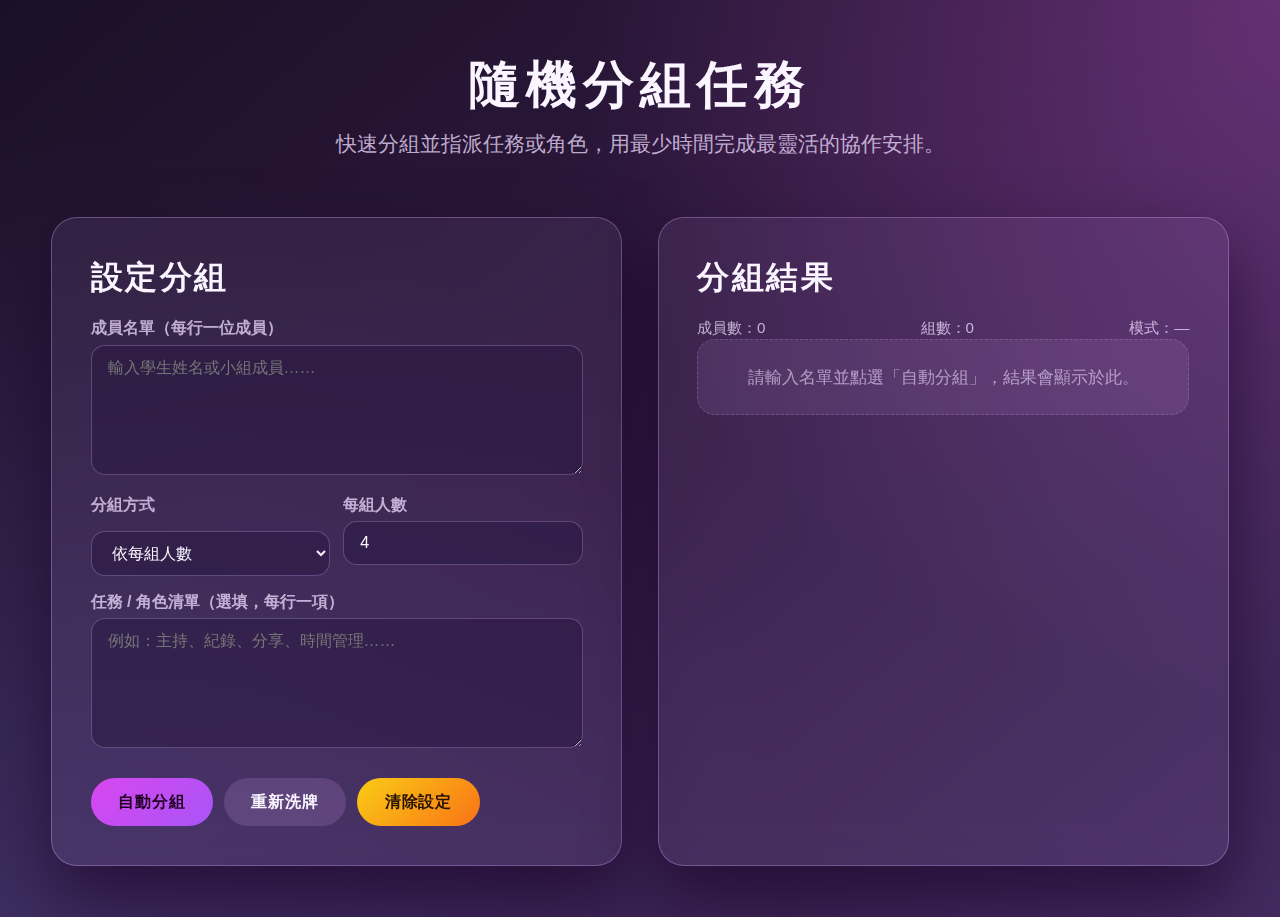
<file: groupTaskAllocator.html>
<!DOCTYPE html>
<html lang="zh-Hant">
  <head>
    <meta charset="UTF-8" />
    <meta name="viewport" content="width=device-width, initial-scale=1.0" />
    <title>隨機分組任務 | EduTV Tools</title>
    <style>
      :root {
        color-scheme: light dark;
        --bg-a: #1b1026;
        --bg-b: #301941;
        --bg-c: #432b60;
        --card-bg: rgba(222, 180, 255, 0.08);
        --card-border: rgba(222, 180, 255, 0.32);
        --accent: #d946ef;
        --accent-strong: #a855f7;
        --accent-soft: rgba(209, 118, 255, 0.16);
        --text-main: #faf5ff;
        --text-muted: rgba(239, 222, 255, 0.75);
        --success: #34d399;
        --warning: #facc15;
        --shadow: 0 30px 65px rgba(23, 0, 36, 0.6);
        font-family: "Segoe UI", "Noto Sans TC", sans-serif;
      }

      * {
        box-sizing: border-box;
      }

      body {
        margin: 0;
        min-height: 100vh;
        display: flex;
        align-items: center;
        justify-content: center;
        padding: clamp(1.5rem, 4vw, 3.5rem);
        background:
          radial-gradient(circle at top right, rgba(248, 113, 253, 0.25), transparent 45%),
          radial-gradient(circle at bottom left, rgba(129, 140, 248, 0.18), transparent 50%),
          linear-gradient(140deg, var(--bg-a), var(--bg-b) 50%, var(--bg-c));
        color: var(--text-main);
      }

      main {
        width: min(1200px, 100%);
        display: grid;
        gap: clamp(1.5rem, 3vw, 2.4rem);
      }

      header {
        text-align: center;
      }

      header h1 {
        margin: 0;
        font-size: clamp(2.4rem, 4vw, 3.4rem);
        letter-spacing: 0.12em;
      }

      header p {
        margin-top: 0.6rem;
        font-size: clamp(1.05rem, 2.2vw, 1.3rem);
        color: var(--text-muted);
      }

      .layout {
        display: grid;
        grid-template-columns: repeat(auto-fit, minmax(320px, 1fr));
        gap: clamp(1.4rem, 2.8vw, 2.2rem);
      }

      section.card {
        background: var(--card-bg);
        border: 1px solid var(--card-border);
        border-radius: 26px;
        padding: clamp(1.8rem, 3.2vw, 2.4rem);
        box-shadow: var(--shadow);
        backdrop-filter: blur(18px);
      }

      section.card h2 {
        margin: 0 0 1.1rem;
        font-size: clamp(1.6rem, 3vw, 2rem);
        letter-spacing: 0.08em;
      }

      form {
        display: grid;
        gap: 1rem;
      }

      label span {
        display: block;
        margin-bottom: 0.35rem;
        font-weight: 600;
        color: var(--text-muted);
      }

      input,
      textarea,
      select {
        width: 100%;
        padding: 0.75rem 1rem;
        border-radius: 14px;
        border: 1px solid rgba(222, 180, 255, 0.28);
        background: rgba(42, 24, 66, 0.55);
        color: inherit;
        font: inherit;
      }

      textarea {
        resize: vertical;
        min-height: 130px;
      }

      input:focus,
      textarea:focus,
      select:focus {
        outline: 2px solid rgba(216, 70, 239, 0.35);
        outline-offset: 2px;
      }

      .split {
        display: grid;
        gap: 0.8rem;
        grid-template-columns: repeat(auto-fit, minmax(140px, 1fr));
      }

      .mode-select {
        display: grid;
        gap: 0.6rem;
        align-items: center;
      }

      .controls {
        display: flex;
        flex-wrap: wrap;
        gap: 0.7rem;
        margin-top: 0.6rem;
      }

      button {
        border: none;
        border-radius: 999px;
        padding: 0.85rem 1.7rem;
        font: inherit;
        font-weight: 600;
        letter-spacing: 0.06em;
        cursor: pointer;
        transition: transform 180ms ease, box-shadow 180ms ease;
      }

      button.primary {
        background: linear-gradient(135deg, var(--accent), var(--accent-strong));
        color: #210123;
      }

      button.secondary {
        background: rgba(222, 180, 255, 0.16);
        color: var(--text-main);
      }

      button.warning {
        background: linear-gradient(135deg, var(--warning), #f97316);
        color: #261301;
      }

      button:hover,
      button:focus-visible {
        transform: translateY(-2px);
        box-shadow: 0 12px 26px rgba(216, 70, 239, 0.28);
      }

      .results {
        display: grid;
        gap: 1.2rem;
      }

      .group-card {
        border-radius: 22px;
        padding: 1.4rem 1.6rem;
        background: rgba(216, 70, 239, 0.12);
        border: 1px solid rgba(216, 70, 239, 0.3);
        display: grid;
        gap: 0.8rem;
      }

      .group-card h3 {
        margin: 0;
        font-size: 1.4rem;
        display: flex;
        align-items: center;
        justify-content: space-between;
      }

      .group-card h3 span {
        display: inline-flex;
        align-items: center;
        gap: 0.4rem;
      }

      .status-select {
        border-radius: 999px;
        padding: 0.45rem 1rem;
        font-size: 0.95rem;
        background: rgba(32, 18, 48, 0.65);
        border: 1px solid rgba(222, 180, 255, 0.32);
        color: inherit;
      }

      .member-list {
        display: flex;
        flex-wrap: wrap;
        gap: 0.55rem;
      }

      .chip {
        border-radius: 999px;
        padding: 0.45rem 0.95rem;
        background: rgba(15, 23, 42, 0.35);
        border: 1px solid rgba(222, 180, 255, 0.24);
        font-size: 0.95rem;
      }

      .task {
        background: rgba(129, 140, 248, 0.18);
        border: 1px solid rgba(129, 140, 248, 0.35);
      }

      .empty-state {
        text-align: center;
        padding: 1.6rem;
        border-radius: 18px;
        background: rgba(222, 180, 255, 0.1);
        border: 1px dashed rgba(222, 180, 255, 0.22);
        color: rgba(239, 222, 255, 0.6);
        font-size: 1.05rem;
      }

      .summary {
        display: flex;
        flex-wrap: wrap;
        gap: 1rem;
        justify-content: space-between;
        color: var(--text-muted);
        font-size: 0.95rem;
      }

      @media (max-width: 720px) {
        button {
          width: 100%;
          justify-content: center;
        }
        .group-card h3 {
          flex-direction: column;
          align-items: flex-start;
          gap: 0.6rem;
        }
        .summary {
          flex-direction: column;
          align-items: flex-start;
        }
      }
    </style>
  </head>
  <body>
    <main>
      <header>
        <h1>隨機分組任務</h1>
        <p>快速分組並指派任務或角色，用最少時間完成最靈活的協作安排。</p>
      </header>
      <div class="layout">
        <section class="card">
          <h2>設定分組</h2>
          <form id="groupForm">
            <label>
              <span>成員名單（每行一位成員）</span>
              <textarea id="memberInput" placeholder="輸入學生姓名或小組成員……"></textarea>
            </label>
            <div class="split">
              <label class="mode-select">
                <span>分組方式</span>
                <select id="modeSelect">
                  <option value="size">依每組人數</option>
                  <option value="count">依組數</option>
                </select>
              </label>
              <label>
                <span id="modeLabel">每組人數</span>
                <input type="number" id="modeValue" min="2" value="4" />
              </label>
            </div>
            <label>
              <span>任務 / 角色清單（選填，每行一項）</span>
              <textarea id="taskInput" placeholder="例如：主持、紀錄、分享、時間管理……"></textarea>
            </label>
            <div class="controls">
              <button type="submit" class="primary">自動分組</button>
              <button type="button" id="shuffleBtn" class="secondary" disabled>重新洗牌</button>
              <button type="button" id="clearBtn" class="warning">清除設定</button>
            </div>
          </form>
        </section>
        <section class="card">
          <h2>分組結果</h2>
          <div class="summary" id="summaryBar" hidden>
            <span id="summaryMembers">成員數：0</span>
            <span id="summaryGroups">組數：0</span>
            <span id="summaryMode">模式：—</span>
          </div>
          <div class="results" id="results">
            <div class="empty-state">
              請輸入名單並點選「自動分組」，結果會顯示於此。
            </div>
          </div>
        </section>
      </div>
    </main>
    <script>
      (() => {
        const memberInput = document.getElementById("memberInput");
        const modeSelect = document.getElementById("modeSelect");
        const modeLabel = document.getElementById("modeLabel");
        const modeValue = document.getElementById("modeValue");
        const taskInput = document.getElementById("taskInput");
        const groupForm = document.getElementById("groupForm");
        const shuffleBtn = document.getElementById("shuffleBtn");
        const clearBtn = document.getElementById("clearBtn");
        const resultsEl = document.getElementById("results");
        const summaryBar = document.getElementById("summaryBar");
        const summaryMembers = document.getElementById("summaryMembers");
        const summaryGroups = document.getElementById("summaryGroups");
        const summaryMode = document.getElementById("summaryMode");

        let lastMembers = [];
        let lastTasks = [];
        let lastGroups = [];
        let lastMode;
        let lastValue;

        modeSelect.addEventListener("change", () => {
          modeLabel.textContent = modeSelect.value === "size" ? "每組人數" : "組數";
          modeValue.min = modeSelect.value === "size" ? 2 : 2;
          modeValue.value = modeSelect.value === "size" ? Math.max(2, Math.min(6, Number(modeValue.value) || 4)) : Math.max(2, Math.min(6, Number(modeValue.value) || 4));
        });

        function parseLines(textarea) {
          return textarea
            .split(/\r?\n/)
            .map((line) => line.trim())
            .filter(Boolean);
        }

        function shuffle(array) {
          const arr = [...array];
          for (let i = arr.length - 1; i > 0; i -= 1) {
            const j = Math.floor(Math.random() * (i + 1));
            [arr[i], arr[j]] = [arr[j], arr[i]];
          }
          return arr;
        }

        function chunkBySize(arr, size) {
          const result = [];
          for (let i = 0; i < arr.length; i += size) {
            result.push(arr.slice(i, i + size));
          }
          return result;
        }

        function chunkByCount(arr, count) {
          const result = Array.from({ length: count }, () => []);
          arr.forEach((item, index) => {
            result[index % count].push(item);
          });
          return result.filter((group) => group.length);
        }

        function assignTasks(groups, tasks) {
          if (!tasks.length) return groups.map((group) => ({ members: group, tasks: [] }));
          const loopedTasks = [...tasks];
          while (loopedTasks.length < groups.length) {
            loopedTasks.push(...tasks);
          }
          return groups.map((group, index) => ({
            members: group,
            tasks: loopedTasks[index] ? [loopedTasks[index]] : [],
          }));
        }

        function renderGroups(groupsWithTasks) {
          if (!groupsWithTasks.length) {
            resultsEl.innerHTML = '<div class="empty-state">分組結果會顯示於此。</div>';
            summaryBar.hidden = true;
            return;
          }

          const groupCards = groupsWithTasks
            .map(
              (group, idx) => `
              <div class="group-card" data-group-index="${idx}">
                <h3>
                  <span>第 ${idx + 1} 組</span>
                  <select class="status-select" data-status-index="${idx}">
                    <option value="準備中">準備中</option>
                    <option value="進行中">進行中</option>
                    <option value="完成">完成</option>
                  </select>
                </h3>
                <div class="member-list">
                  ${group.members.map((member) => `<span class="chip">${member}</span>`).join("")}
                </div>
                ${
                  group.tasks.length
                    ? `<div class="member-list">
                        ${group.tasks.map((task) => `<span class="chip task">任務：${task}</span>`).join("")}
                      </div>`
                    : ""
                }
              </div>
            `
            )
            .join("");

          resultsEl.innerHTML = groupCards;
          summaryBar.hidden = false;
          summaryMembers.textContent = `成員數：${lastMembers.length}`;
          summaryGroups.textContent = `組數：${groupsWithTasks.length}`;
          summaryMode.textContent = `模式：${
            lastMode === "size" ? `每組 ${lastValue} 人` : `共 ${groupsWithTasks.length} 組`
          }`;
        }

        function generateGroups() {
          const members = parseLines(memberInput.value);
          if (members.length < 2) {
            alert("請至少輸入兩位成員。");
            return;
          }

          const mode = modeSelect.value;
          const value = Number(modeValue.value);
          if (!Number.isInteger(value) || value < 2) {
            alert("請輸入大於等於 2 的有效數字。");
            return;
          }

          const shuffledMembers = shuffle(members);
          let groups = [];
          if (mode === "size") {
            groups = chunkBySize(shuffledMembers, value);
          } else {
            groups = chunkByCount(shuffledMembers, value);
          }

          const tasks = parseLines(taskInput.value);
          const groupsWithTasks = assignTasks(groups, shuffle(tasks));

          lastMembers = members;
          lastTasks = tasks;
          lastGroups = groupsWithTasks;
          lastMode = mode;
          lastValue = value;

          shuffleBtn.disabled = false;
          renderGroups(groupsWithTasks);
        }

        groupForm.addEventListener("submit", (event) => {
          event.preventDefault();
          generateGroups();
        });

        shuffleBtn.addEventListener("click", () => {
          if (!lastMembers.length) return;
          const shuffledMembers = shuffle(lastMembers);
          let groups = [];
          if (lastMode === "size") {
            groups = chunkBySize(shuffledMembers, lastValue);
          } else {
            groups = chunkByCount(shuffledMembers, lastValue);
          }
          const tasks = lastTasks.length ? shuffle(lastTasks) : [];
          lastGroups = assignTasks(groups, tasks);
          renderGroups(lastGroups);
        });

        clearBtn.addEventListener("click", () => {
          memberInput.value = "";
          taskInput.value = "";
          lastMembers = [];
          lastTasks = [];
          lastGroups = [];
          shuffleBtn.disabled = true;
          resultsEl.innerHTML = '<div class="empty-state">請輸入名單並點選「自動分組」，結果會顯示於此。</div>';
          summaryBar.hidden = true;
        });
      })();
    </script>
  </body>
</html>
</file>
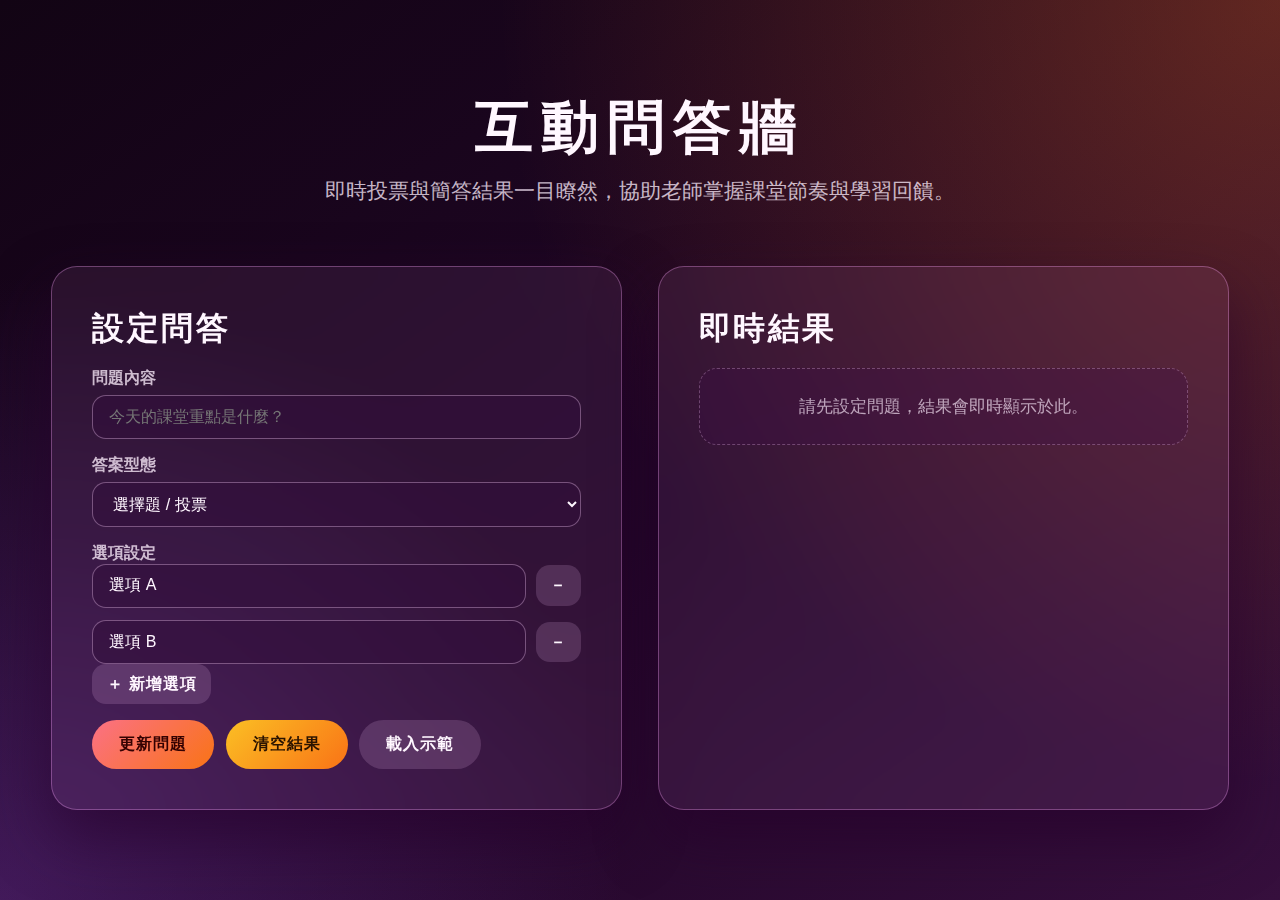
<file: interactivePoll.html>
<!DOCTYPE html>
<html lang="zh-Hant">
  <head>
    <meta charset="UTF-8" />
    <meta name="viewport" content="width=device-width, initial-scale=1.0" />
    <title>互動問答牆 | EduTV Tools</title>
    <style>
      :root {
        color-scheme: light dark;
        --bg-1: #120414;
        --bg-2: #210627;
        --bg-3: #360f3d;
        --card-bg: rgba(255, 167, 255, 0.08);
        --card-border: rgba(255, 167, 255, 0.32);
        --accent: #fb7185;
        --accent-strong: #f97316;
        --accent-alt: #a855f7;
        --text-main: #fff7ff;
        --text-muted: rgba(255, 240, 255, 0.76);
        --shadow: 0 28px 60px rgba(38, 1, 43, 0.6);
        font-family: "Segoe UI", "Noto Sans TC", sans-serif;
      }

      * {
        box-sizing: border-box;
      }

      body {
        margin: 0;
        min-height: 100vh;
        display: flex;
        align-items: center;
        justify-content: center;
        padding: clamp(1.5rem, 4vw, 3.5rem);
        background:
          radial-gradient(circle at top right, rgba(249, 115, 22, 0.3), transparent 50%),
          radial-gradient(circle at bottom left, rgba(168, 85, 247, 0.25), transparent 40%),
          linear-gradient(145deg, var(--bg-1), var(--bg-2) 55%, var(--bg-3));
        color: var(--text-main);
      }

      main {
        width: min(1200px, 100%);
        display: grid;
        gap: clamp(1.5rem, 3.2vw, 2.5rem);
      }

      header {
        text-align: center;
      }

      header h1 {
        margin: 0;
        font-size: clamp(2.4rem, 4.5vw, 3.6rem);
        letter-spacing: 0.14em;
      }

      header p {
        margin-top: 0.6rem;
        font-size: clamp(1rem, 2.3vw, 1.3rem);
        color: var(--text-muted);
      }

      .layout {
        display: grid;
        grid-template-columns: repeat(auto-fit, minmax(340px, 1fr));
        gap: clamp(1.4rem, 2.8vw, 2.2rem);
      }

      section.card {
        background: var(--card-bg);
        border: 1px solid var(--card-border);
        border-radius: 26px;
        padding: clamp(1.9rem, 3.2vw, 2.5rem);
        box-shadow: var(--shadow);
        backdrop-filter: blur(20px);
      }

      section.card h2 {
        margin: 0 0 1.1rem;
        font-size: clamp(1.6rem, 3vw, 2rem);
        letter-spacing: 0.08em;
      }

      form {
        display: grid;
        gap: 1rem;
      }

      label span {
        display: block;
        margin-bottom: 0.35rem;
        font-weight: 600;
        color: var(--text-muted);
      }

      input,
      textarea,
      select {
        width: 100%;
        padding: 0.75rem 1rem;
        border-radius: 14px;
        border: 1px solid rgba(255, 208, 255, 0.35);
        background: rgba(50, 14, 58, 0.55);
        color: inherit;
        font: inherit;
      }

      textarea {
        resize: vertical;
        min-height: 110px;
      }

      input:focus,
      textarea:focus,
      select:focus {
        outline: 2px solid rgba(249, 115, 22, 0.35);
        outline-offset: 2px;
      }

      .options-list {
        display: grid;
        gap: 0.8rem;
      }

      .options-list .option-row {
        display: flex;
        gap: 0.6rem;
        align-items: center;
      }

      .options-list input[type="text"] {
        flex: 1;
      }

      button {
        border: none;
        border-radius: 999px;
        padding: 0.85rem 1.7rem;
        font: inherit;
        font-weight: 600;
        letter-spacing: 0.06em;
        cursor: pointer;
        transition: transform 180ms ease, box-shadow 180ms ease;
      }

      button.primary {
        background: linear-gradient(135deg, var(--accent), var(--accent-strong));
        color: #330101;
      }

      button.secondary {
        background: rgba(255, 208, 255, 0.16);
        color: var(--text-main);
      }

      button.warning {
        background: linear-gradient(135deg, #fbbf24, #f97316);
        color: #2b1400;
      }

      button.alt {
        background: linear-gradient(135deg, var(--accent-alt), #6366f1);
        color: #10002b;
      }

      button.icon {
        padding: 0.6rem 0.9rem;
        border-radius: 14px;
        font-size: 1rem;
      }

      button:hover,
      button:focus-visible {
        transform: translateY(-2px);
        box-shadow: 0 12px 26px rgba(249, 115, 22, 0.25);
      }

      .question-display {
        margin-bottom: 1.4rem;
        display: grid;
        gap: 0.4rem;
      }

      .question-display h3 {
        margin: 0;
        font-size: clamp(1.6rem, 3vw, 2.2rem);
      }

      .question-type {
        font-size: 0.95rem;
        color: rgba(255, 240, 255, 0.7);
      }

      .chart {
        display: grid;
        gap: 0.8rem;
      }

      .bar-row {
        display: grid;
        gap: 0.5rem;
      }

      .bar-label {
        display: flex;
        align-items: center;
        justify-content: space-between;
        gap: 0.6rem;
        font-size: 1.05rem;
      }

      .bar-track {
        width: 100%;
        height: 18px;
        border-radius: 999px;
        background: rgba(255, 167, 255, 0.16);
        overflow: hidden;
      }

      .bar-fill {
        height: 100%;
        border-radius: inherit;
        background: linear-gradient(90deg, var(--accent), var(--accent-strong));
        transition: width 180ms ease;
      }

      .bar-actions {
        display: flex;
        gap: 0.6rem;
      }

      .response-list {
        display: grid;
        gap: 0.75rem;
        max-height: 320px;
        overflow-y: auto;
        padding-right: 0.3rem;
      }

      .response-item {
        padding: 0.85rem 1rem;
        border-radius: 16px;
        background: rgba(168, 85, 247, 0.16);
        border: 1px solid rgba(168, 85, 247, 0.35);
        line-height: 1.5;
      }

      .response-item.highlight {
        border-color: rgba(249, 115, 22, 0.6);
        box-shadow: 0 0 18px rgba(249, 115, 22, 0.25);
      }

      .empty-state {
        text-align: center;
        padding: 1.6rem;
        border-radius: 18px;
        background: rgba(60, 12, 72, 0.28);
        border: 1px dashed rgba(255, 208, 255, 0.28);
        color: rgba(255, 240, 255, 0.65);
        font-size: 1.05rem;
      }

      .controls {
        display: flex;
        flex-wrap: wrap;
        gap: 0.7rem;
      }

      @media (max-width: 720px) {
        .controls button {
          flex: 1 1 100%;
        }
        .bar-actions {
          flex-wrap: wrap;
        }
        .bar-actions button {
          flex: 1 1 auto;
        }
      }
    </style>
  </head>
  <body>
    <main>
      <header>
        <h1>互動問答牆</h1>
        <p>即時投票與簡答結果一目瞭然，協助老師掌握課堂節奏與學習回饋。</p>
      </header>
      <div class="layout">
        <section class="card">
          <h2>設定問答</h2>
          <form id="pollForm">
            <label>
              <span>問題內容</span>
              <input type="text" id="questionInput" placeholder="今天的課堂重點是什麼？" required />
            </label>
            <label>
              <span>答案型態</span>
              <select id="typeSelect">
                <option value="choice">選擇題 / 投票</option>
                <option value="open">簡答題 / 想法牆</option>
              </select>
            </label>
            <div id="choiceArea">
              <span style="font-weight:600;color:var(--text-muted)">選項設定</span>
              <div class="options-list" id="optionsList"></div>
              <button type="button" class="secondary icon" id="addOptionBtn">＋ 新增選項</button>
            </div>
            <div class="controls">
              <button type="submit" class="primary">更新問題</button>
              <button type="button" id="resetBtn" class="warning">清空結果</button>
              <button type="button" id="demoBtn" class="secondary">載入示範</button>
            </div>
          </form>
        </section>
        <section class="card">
          <h2>即時結果</h2>
          <div id="resultArea">
            <div class="empty-state">請先設定問題，結果會即時顯示於此。</div>
          </div>
        </section>
      </div>
    </main>
    <script>
      (() => {
        const pollForm = document.getElementById("pollForm");
        const questionInput = document.getElementById("questionInput");
        const typeSelect = document.getElementById("typeSelect");
        const optionsList = document.getElementById("optionsList");
        const addOptionBtn = document.getElementById("addOptionBtn");
        const resultArea = document.getElementById("resultArea");
        const resetBtn = document.getElementById("resetBtn");
        const demoBtn = document.getElementById("demoBtn");

        let pollData = {
          question: "",
          type: "choice",
          options: [],
          responses: [],
        };

        function createOptionRow(value = "") {
          const row = document.createElement("div");
          row.className = "option-row";
          row.innerHTML = `
            <input type="text" placeholder="新增選項" value="${value}" required />
            <button type="button" class="icon secondary">－</button>
          `;
          const input = row.querySelector("input");
          const removeBtn = row.querySelector("button");
          removeBtn.addEventListener("click", () => {
            if (optionsList.children.length > 1) {
              row.remove();
            } else {
              input.value = "";
              input.focus();
            }
          });
          return row;
        }

        function ensureOptionRows() {
          if (!optionsList.children.length) {
            optionsList.appendChild(createOptionRow("選項 A"));
            optionsList.appendChild(createOptionRow("選項 B"));
          }
        }

        function getOptionValues() {
          return Array.from(optionsList.querySelectorAll("input"))
            .map((input) => input.value.trim())
            .filter(Boolean);
        }

        function renderChoiceResults() {
          const totalVotes = pollData.options.reduce((acc, option) => acc + option.count, 0);
          const questionHtml = `
            <div class="question-display">
              <h3>${pollData.question}</h3>
              <div class="question-type">投票題｜目前統計 ${totalVotes} 票</div>
            </div>
          `;

          const bars = pollData.options
            .map((option, index) => {
              const percent = totalVotes > 0 ? Math.round((option.count / totalVotes) * 100) : 0;
              return `
              <div class="bar-row" data-index="${index}">
                <div class="bar-label">
                  <strong>${option.label}</strong>
                  <span>${option.count} 票｜${percent}%</span>
                </div>
                <div class="bar-track">
                  <div class="bar-fill" style="width:${percent}%"></div>
                </div>
                <div class="bar-actions">
                  <button type="button" class="primary icon" data-action="plus" data-index="${index}">＋1</button>
                  <button type="button" class="secondary icon" data-action="minus" data-index="${index}">－1</button>
                  <button type="button" class="alt icon" data-action="add5" data-index="${index}">＋5</button>
                </div>
              </div>
            `;
            })
            .join("");

          resultArea.innerHTML = `
            ${questionHtml}
            <div class="chart">${bars}</div>
          `;
        }

        function renderOpenResults() {
          const questionHtml = `
            <div class="question-display">
              <h3>${pollData.question}</h3>
              <div class="question-type">簡答題｜已收集 ${pollData.responses.length} 則回覆</div>
            </div>
          `;

          const responsesHtml = pollData.responses.length
            ? pollData.responses
                .map(
                  (response, idx) => `
                  <div class="response-item" data-index="${idx}">
                    ${response.text.replace(/</g, "&lt;").replace(/>/g, "&gt;")}
                  </div>
                `
                )
                .join("")
            : '<div class="empty-state">尚未新增任何簡答回覆，可輸入後加入。</div>';

          resultArea.innerHTML = `
            ${questionHtml}
            <div class="controls" style="margin-bottom:1rem">
              <input type="text" id="responseInput" placeholder="輸入學生回覆後加入列表……" />
              <button type="button" class="primary" id="addResponseBtn">加入回覆</button>
              <button type="button" class="secondary" id="highlightBtn">隨機亮點</button>
            </div>
            <div class="response-list" id="responseList">${responsesHtml}</div>
          `;
        }

        function render() {
          if (!pollData.question) {
            resultArea.innerHTML = '<div class="empty-state">請先設定問題，結果會即時顯示於此。</div>';
            return;
          }
          if (pollData.type === "choice") {
            renderChoiceResults();
          } else {
            renderOpenResults();
          }
        }

        pollForm.addEventListener("submit", (event) => {
          event.preventDefault();
          const question = questionInput.value.trim();
          if (!question) {
            alert("請輸入問題內容。");
            return;
          }
          const type = typeSelect.value;
          if (type === "choice") {
            const optionValues = getOptionValues();
            if (optionValues.length < 2) {
              alert("請至少保留兩個選項。");
              return;
            }
            pollData = {
              question,
              type,
              options: optionValues.map((label, index) => ({
                label,
                count: pollData.options[index]?.count ?? 0,
              })),
              responses: [],
            };
          } else {
            pollData = {
              question,
              type,
              options: [],
              responses: pollData.type === "open" ? pollData.responses : [],
            };
          }
          render();
        });

        addOptionBtn.addEventListener("click", () => {
          optionsList.appendChild(createOptionRow());
          optionsList.lastElementChild.querySelector("input").focus();
        });

        typeSelect.addEventListener("change", () => {
          document.getElementById("choiceArea").style.display = typeSelect.value === "choice" ? "block" : "none";
        });

        resultArea.addEventListener("click", (event) => {
          const button = event.target.closest("button");
          if (!button || pollData.type !== "choice") return;
          const index = Number(button.dataset.index);
          if (Number.isNaN(index)) return;
          const action = button.dataset.action;
          if (action === "plus") {
            pollData.options[index].count += 1;
          } else if (action === "add5") {
            pollData.options[index].count += 5;
          } else if (action === "minus" && pollData.options[index].count > 0) {
            pollData.options[index].count -= 1;
          }
          render();
        });

        resultArea.addEventListener("click", (event) => {
          if (pollData.type !== "open") return;
          const target = event.target;
          if (target.id === "addResponseBtn") {
            const input = document.getElementById("responseInput");
            const text = input.value.trim();
            if (!text) {
              alert("請輸入回覆內容。");
              return;
            }
            pollData.responses.unshift({ text });
            input.value = "";
            renderOpenResults();
            document.getElementById("responseInput").focus();
          } else if (target.id === "highlightBtn") {
            if (!pollData.responses.length) return;
            const list = document.getElementById("responseList");
            list.querySelectorAll(".response-item").forEach((item) => item.classList.remove("highlight"));
            const randomIndex = Math.floor(Math.random() * pollData.responses.length);
            const highlightItem = list.querySelector(`[data-index="${randomIndex}"]`);
            if (highlightItem) {
              highlightItem.classList.add("highlight");
              highlightItem.scrollIntoView({ behavior: "smooth", block: "center" });
            }
          }
        });

        resetBtn.addEventListener("click", () => {
          pollData = { question: "", type: "choice", options: [], responses: [] };
          questionInput.value = "";
          typeSelect.value = "choice";
          optionsList.innerHTML = "";
          ensureOptionRows();
          render();
        });

        demoBtn.addEventListener("click", () => {
          questionInput.value = "今天最想深入練習哪一個學習策略？";
          typeSelect.value = "choice";
          document.getElementById("choiceArea").style.display = "block";
          optionsList.innerHTML = "";
          ["SQ3R 閱讀法", "思考導圖", "同儕教學", "自我測驗"].forEach((label) => optionsList.appendChild(createOptionRow(label)));
          pollData = {
            question: questionInput.value,
            type: "choice",
            options: [
              { label: "SQ3R 閱讀法", count: 12 },
              { label: "思考導圖", count: 8 },
              { label: "同儕教學", count: 5 },
              { label: "自我測驗", count: 15 },
            ],
            responses: [],
          };
          render();
        });

        ensureOptionRows();
        render();
      })();
    </script>
  </body>
</html>
</file>
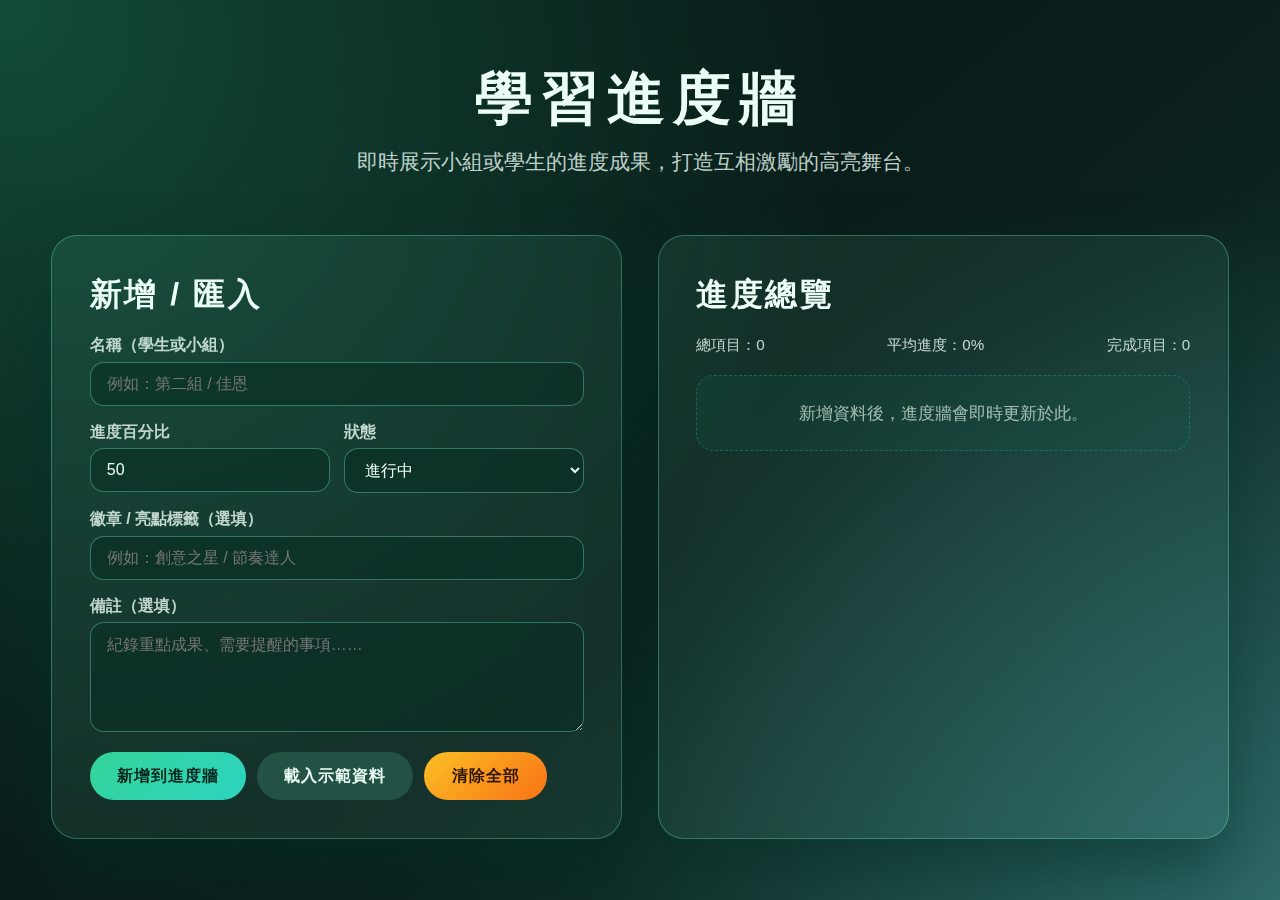
<file: progressWall.html>
<!DOCTYPE html>
<html lang="zh-Hant">
  <head>
    <meta charset="UTF-8" />
    <meta name="viewport" content="width=device-width, initial-scale=1.0" />
    <title>學習進度牆 | EduTV Tools</title>
    <style>
      :root {
        color-scheme: light dark;
        --bg-1: #04100f;
        --bg-2: #0b211d;
        --bg-3: #144738;
        --card-bg: rgba(125, 255, 214, 0.08);
        --card-border: rgba(125, 255, 214, 0.3);
        --accent: #34d399;
        --accent-strong: #2dd4bf;
        --accent-muted: rgba(45, 212, 191, 0.2);
        --text-main: #ecfdf5;
        --text-muted: rgba(236, 253, 245, 0.8);
        --warning: #fbbf24;
        --danger: #fb7185;
        --shadow: 0 28px 60px rgba(4, 48, 38, 0.55);
        font-family: "Segoe UI", "Noto Sans TC", sans-serif;
      }

      * {
        box-sizing: border-box;
      }

      body {
        margin: 0;
        min-height: 100vh;
        display: flex;
        align-items: center;
        justify-content: center;
        padding: clamp(1.5rem, 4vw, 3.5rem);
        background:
          radial-gradient(circle at top left, rgba(52, 211, 153, 0.3), transparent 55%),
          radial-gradient(circle at bottom right, rgba(125, 211, 252, 0.25), transparent 45%),
          linear-gradient(140deg, var(--bg-1), var(--bg-2) 60%, var(--bg-3));
        color: var(--text-main);
      }

      main {
        width: min(1200px, 100%);
        display: grid;
        gap: clamp(1.5rem, 3vw, 2.4rem);
      }

      header {
        text-align: center;
      }

      header h1 {
        margin: 0;
        font-size: clamp(2.5rem, 4.5vw, 3.6rem);
        letter-spacing: 0.14em;
      }

      header p {
        margin-top: 0.6rem;
        font-size: clamp(1rem, 2.2vw, 1.3rem);
        color: var(--text-muted);
      }

      .layout {
        display: grid;
        grid-template-columns: repeat(auto-fit, minmax(340px, 1fr));
        gap: clamp(1.4rem, 2.8vw, 2.2rem);
      }

      section.card {
        background: var(--card-bg);
        border: 1px solid var(--card-border);
        border-radius: 26px;
        padding: clamp(1.8rem, 3.1vw, 2.35rem);
        box-shadow: var(--shadow);
        backdrop-filter: blur(18px);
      }

      section.card h2 {
        margin: 0 0 1.1rem;
        font-size: clamp(1.6rem, 3vw, 2rem);
        letter-spacing: 0.08em;
      }

      form {
        display: grid;
        gap: 1rem;
      }

      label span {
        display: block;
        margin-bottom: 0.35rem;
        font-weight: 600;
        color: var(--text-muted);
      }

      input,
      textarea,
      select {
        width: 100%;
        padding: 0.75rem 1rem;
        border-radius: 14px;
        border: 1px solid rgba(125, 255, 214, 0.35);
        background: rgba(8, 44, 35, 0.55);
        color: inherit;
        font: inherit;
      }

      textarea {
        resize: vertical;
        min-height: 110px;
      }

      input:focus,
      textarea:focus,
      select:focus {
        outline: 2px solid rgba(45, 212, 191, 0.35);
        outline-offset: 2px;
      }

      .split {
        display: grid;
        grid-template-columns: repeat(auto-fit, minmax(140px, 1fr));
        gap: 0.85rem;
      }

      button {
        border: none;
        border-radius: 999px;
        padding: 0.85rem 1.7rem;
        font: inherit;
        font-weight: 600;
        letter-spacing: 0.06em;
        cursor: pointer;
        transition: transform 180ms ease, box-shadow 180ms ease;
      }

      button.primary {
        background: linear-gradient(135deg, var(--accent), var(--accent-strong));
        color: #01251c;
      }

      button.secondary {
        background: rgba(125, 255, 214, 0.16);
        color: var(--text-main);
      }

      button.warning {
        background: linear-gradient(135deg, var(--warning), #f97316);
        color: #2f1600;
      }

      button:hover,
      button:focus-visible {
        transform: translateY(-2px);
        box-shadow: 0 12px 26px rgba(45, 212, 191, 0.25);
      }

      .board-controls {
        display: flex;
        flex-wrap: wrap;
        gap: 0.7rem;
      }

      .stats-bar {
        display: flex;
        flex-wrap: wrap;
        gap: 1rem;
        justify-content: space-between;
        margin-bottom: 1.2rem;
        color: var(--text-muted);
        font-size: 0.95rem;
      }

      .progress-grid {
        display: grid;
        gap: 1rem;
      }

      .card-item {
        border-radius: 22px;
        padding: 1.4rem 1.6rem;
        background: rgba(18, 83, 66, 0.3);
        border: 1px solid rgba(45, 212, 191, 0.28);
        display: grid;
        gap: 0.8rem;
      }

      .card-item header {
        display: flex;
        flex-wrap: wrap;
        align-items: center;
        justify-content: space-between;
        gap: 0.6rem;
      }

      .badge {
        border-radius: 999px;
        padding: 0.35rem 0.85rem;
        font-size: 0.9rem;
        background: rgba(52, 211, 153, 0.2);
        border: 1px solid rgba(52, 211, 153, 0.4);
      }

      .status {
        border-radius: 999px;
        padding: 0.4rem 0.95rem;
        font-size: 0.92rem;
        border: 1px solid rgba(236, 253, 245, 0.35);
        background: rgba(236, 253, 245, 0.1);
      }

      .status.complete {
        border-color: rgba(52, 211, 153, 0.65);
        background: rgba(52, 211, 153, 0.18);
      }

      .status.behind {
        border-color: rgba(251, 113, 133, 0.65);
        background: rgba(251, 113, 133, 0.16);
      }

      .progress-track {
        width: 100%;
        height: 14px;
        border-radius: 999px;
        background: rgba(52, 211, 153, 0.16);
        overflow: hidden;
      }

      .progress-bar {
        height: 100%;
        border-radius: inherit;
        background: linear-gradient(90deg, var(--accent), var(--accent-strong));
        transition: width 220ms ease;
      }

      .notes {
        color: rgba(236, 253, 245, 0.7);
        font-size: 0.95rem;
        line-height: 1.5;
        white-space: pre-wrap;
      }

      .inline-controls {
        display: flex;
        flex-wrap: wrap;
        gap: 0.6rem;
      }

      .inline-controls input[type="range"] {
        width: 160px;
      }

      .empty-state {
        text-align: center;
        padding: 1.6rem;
        border-radius: 18px;
        background: rgba(18, 83, 66, 0.28);
        border: 1px dashed rgba(45, 212, 191, 0.28);
        color: rgba(236, 253, 245, 0.65);
        font-size: 1.05rem;
      }

      @media (max-width: 720px) {
        .board-controls button {
          flex: 1 1 100%;
        }
        .stats-bar {
          flex-direction: column;
          align-items: flex-start;
        }
        .inline-controls {
          width: 100%;
        }
        .inline-controls input[type="range"] {
          width: 100%;
        }
      }
    </style>
  </head>
  <body>
    <main>
      <header>
        <h1>學習進度牆</h1>
        <p>即時展示小組或學生的進度成果，打造互相激勵的高亮舞台。</p>
      </header>
      <div class="layout">
        <section class="card">
          <h2>新增 / 匯入</h2>
          <form id="entryForm">
            <label>
              <span>名稱（學生或小組）</span>
              <input type="text" id="nameInput" placeholder="例如：第二組 / 佳恩" required />
            </label>
            <div class="split">
              <label>
                <span>進度百分比</span>
                <input type="number" id="progressInput" min="0" max="100" value="50" />
              </label>
              <label>
                <span>狀態</span>
                <select id="statusInput">
                  <option value="進行中">進行中</option>
                  <option value="需要協助">需要協助</option>
                  <option value="已完成">已完成</option>
                </select>
              </label>
            </div>
            <label>
              <span>徽章 / 亮點標籤（選填）</span>
              <input type="text" id="badgeInput" placeholder="例如：創意之星 / 節奏達人" />
            </label>
            <label>
              <span>備註（選填）</span>
              <textarea id="notesInput" placeholder="紀錄重點成果、需要提醒的事項……"></textarea>
            </label>
            <div class="board-controls">
              <button type="submit" class="primary">新增到進度牆</button>
              <button type="button" class="secondary" id="sampleBtn">載入示範資料</button>
              <button type="button" class="warning" id="clearBtn">清除全部</button>
            </div>
          </form>
        </section>
        <section class="card">
          <h2>進度總覽</h2>
          <div class="stats-bar" id="statsBar" hidden>
            <span id="statTotal">總項目：0</span>
            <span id="statAverage">平均進度：0%</span>
            <span id="statComplete">完成項目：0</span>
          </div>
          <div class="progress-grid" id="progressGrid">
            <div class="empty-state">新增資料後，進度牆會即時更新於此。</div>
          </div>
        </section>
      </div>
    </main>
    <script>
      (() => {
        const form = document.getElementById("entryForm");
        const nameInput = document.getElementById("nameInput");
        const progressInput = document.getElementById("progressInput");
        const statusInput = document.getElementById("statusInput");
        const badgeInput = document.getElementById("badgeInput");
        const notesInput = document.getElementById("notesInput");
        const progressGrid = document.getElementById("progressGrid");
        const sampleBtn = document.getElementById("sampleBtn");
        const clearBtn = document.getElementById("clearBtn");
        const statsBar = document.getElementById("statsBar");
        const statTotal = document.getElementById("statTotal");
        const statAverage = document.getElementById("statAverage");
        const statComplete = document.getElementById("statComplete");

        let entries = [];

        function resetForm() {
          nameInput.value = "";
          progressInput.value = 50;
          statusInput.value = "進行中";
          badgeInput.value = "";
          notesInput.value = "";
          nameInput.focus();
        }

        function getStatusClass(status, progress) {
          if (status === "已完成" || progress >= 100) return "status complete";
          if (status === "需要協助" || progress < 40) return "status behind";
          return "status";
        }

        function updateStats() {
          if (!entries.length) {
            statsBar.hidden = true;
            return;
          }
          statsBar.hidden = false;
          const total = entries.length;
          const sum = entries.reduce((acc, entry) => acc + entry.progress, 0);
          const completed = entries.filter((entry) => entry.progress >= 100 || entry.status === "已完成").length;
          statTotal.textContent = `總項目：${total}`;
          statAverage.textContent = `平均進度：${Math.round(sum / total)}%`;
          statComplete.textContent = `完成項目：${completed}`;
        }

        function renderEntries() {
          if (!entries.length) {
            progressGrid.innerHTML = '<div class="empty-state">新增資料後，進度牆會即時更新於此。</div>';
            updateStats();
            return;
          }

          const cards = entries
            .map(
              (entry, index) => `
            <article class="card-item" data-index="${index}">
              <header>
                <h3>${entry.name}</h3>
                <div class="inline-controls">
                  <span class="${getStatusClass(entry.status, entry.progress)}">${entry.status}</span>
                  <input type="range" min="0" max="100" value="${entry.progress}" data-action="slide" data-index="${index}" />
                  <button type="button" class="secondary" data-action="boost" data-index="${index}">+10%</button>
                </div>
              </header>
              <div class="progress-track">
                <div class="progress-bar" style="width:${Math.min(100, entry.progress)}%;"></div>
              </div>
              <div class="notes">進度：${entry.progress}%${entry.badge ? ` ｜ <span class="badge">${entry.badge}</span>` : ""}</div>
              ${
                entry.notes
                  ? `<div class="notes">${entry.notes.replace(/</g, "&lt;").replace(/>/g, "&gt;")}</div>`
                  : ""
              }
              <div class="inline-controls">
                <select data-action="status" data-index="${index}">
                  <option value="進行中" ${entry.status === "進行中" ? "selected" : ""}>進行中</option>
                  <option value="需要協助" ${entry.status === "需要協助" ? "selected" : ""}>需要協助</option>
                  <option value="已完成" ${entry.status === "已完成" ? "selected" : ""}>已完成</option>
                </select>
                <button type="button" class="warning" data-action="remove" data-index="${index}">移除</button>
              </div>
            </article>
          `
            )
            .join("");

          progressGrid.innerHTML = cards;
          updateStats();
        }

        form.addEventListener("submit", (event) => {
          event.preventDefault();
          const name = nameInput.value.trim();
          const progress = Math.min(100, Math.max(0, Number(progressInput.value)));
          const status = statusInput.value;
          const badge = badgeInput.value.trim();
          const notes = notesInput.value.trim();

          if (!name) {
            alert("請輸入名稱。");
            return;
          }

          entries.push({ name, progress, status, badge, notes });
          resetForm();
          renderEntries();
        });

        progressGrid.addEventListener("click", (event) => {
          const button = event.target.closest("button");
          if (!button) return;
          const index = Number(button.dataset.index);
          const action = button.dataset.action;
          if (Number.isNaN(index)) return;

          if (action === "boost") {
            entries[index].progress = Math.min(100, entries[index].progress + 10);
            if (entries[index].progress >= 100) {
              entries[index].status = "已完成";
            }
            renderEntries();
          } else if (action === "remove") {
            entries.splice(index, 1);
            renderEntries();
          }
        });

        progressGrid.addEventListener("input", (event) => {
          const target = event.target;
          if (target.dataset.action === "slide") {
            const index = Number(target.dataset.index);
            entries[index].progress = Number(target.value);
            if (entries[index].progress >= 100) {
              entries[index].status = "已完成";
            }
            renderEntries();
          }
        });

        progressGrid.addEventListener("change", (event) => {
          const select = event.target;
          if (select.dataset.action === "status") {
            const index = Number(select.dataset.index);
            entries[index].status = select.value;
            renderEntries();
          }
        });

        sampleBtn.addEventListener("click", () => {
          entries = [
            {
              name: "第一組｜海豚隊",
              progress: 85,
              status: "進行中",
              badge: "創意亮點",
              notes: "影片腳本完成，進入拍攝階段。",
            },
            {
              name: "第二組｜雷霆",
              progress: 60,
              status: "需要協助",
              badge: "",
              notes: "統計資料尚未整理完畢，需要協助確認資料來源。",
            },
            {
              name: "佳恩",
              progress: 100,
              status: "已完成",
              badge: "時間管理王",
              notes: "提前完成學習單並協助同組同學。",
            },
          ];
          renderEntries();
        });

        clearBtn.addEventListener("click", () => {
          if (entries.length === 0) return;
          if (confirm("確定要清除所有進度紀錄嗎？")) {
            entries = [];
            renderEntries();
          }
        });

        renderEntries();
      })();
    </script>
  </body>
</html>
</file>
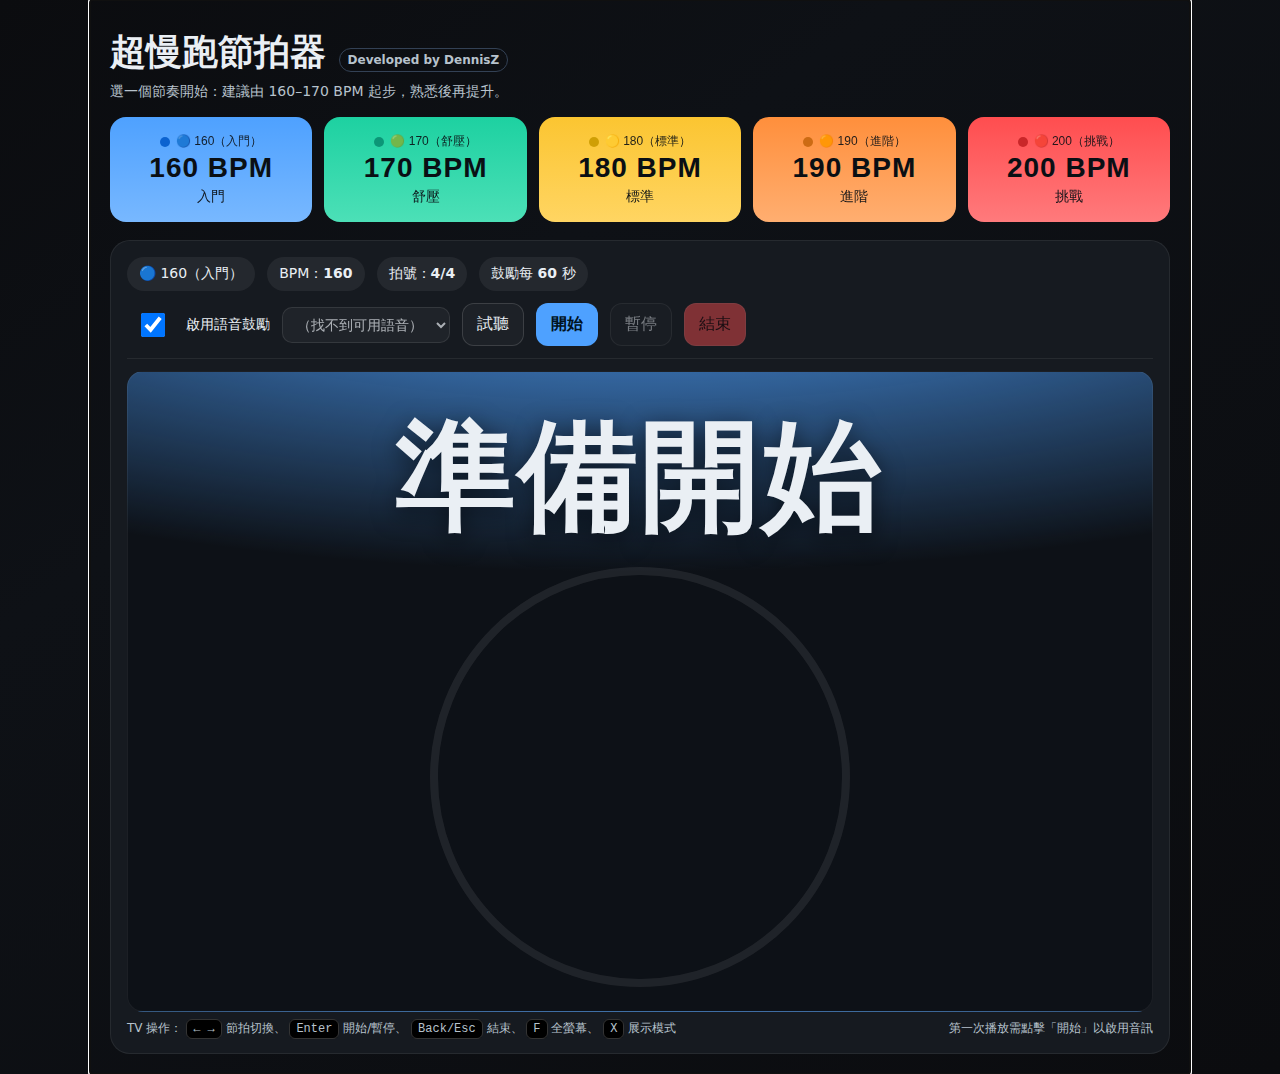
<file: SlowJoggingMetronome.html>
<!doctype html>
<html lang="zh-Hant">
<head>
<meta charset="utf-8"/>
<meta name="viewport" content="width=device-width,initial-scale=1"/>
<title>超慢跑節拍器</title>
<style>
  :root{ --bg:#0b0c0f; --fg:#eaeff4; --muted:#b7c2cc; --card:#161a20; --accent:#4ea1ff; --ok:#1dd1a1; --warn:#fbc531; --hot:#ff8f3c; --danger:#ff4d4f; --ring:#ffffff33}
  *{ box-sizing:border-box }
  body{ margin:0; font-family:system-ui,-apple-system,"Noto Sans TC",Segoe UI,Roboto,Helvetica,Arial,sans-serif; color:var(--fg); background:linear-gradient(145deg,#0b0c0f,#0e1116 32%,#0b0c0f); }
  .container{ max-width:1100px; margin:0 auto; padding:20px; }
  h1{ font-size:clamp(24px,4vw,36px); margin:8px 0 6px }
  .sub{ color:var(--muted); margin:0 0 16px; font-size:14px }
  .grid{ display:grid; grid-template-columns:repeat(5,minmax(140px,1fr)); gap:12px }
  @media (max-width:960px){ .grid{ grid-template-columns:repeat(3,1fr) } }
  @media (max-width:640px){ .grid{ grid-template-columns:repeat(2,1fr) } }

  /* 扁平彩色按鈕 */
  .card{ background:var(--card); border:1px solid #ffffff12; padding:16px; border-radius:16px; cursor:pointer; position:relative; outline: none; }
  .card:focus{ box-shadow:0 0 0 4px var(--ring) inset }
  .card.preset{ border:none; box-shadow:none; color:#0a0f14; background:var(--btn-bg,#fff2); transition:transform .06s ease, filter .12s ease, opacity .12s ease; }
  .card.preset:hover{ transform:translateY(-1px); filter:brightness(1.02) }
  .card.preset:active{ transform:translateY(0) scale(.995) }
  .tag{ font-size:12px; opacity:.9 }
  .bpm{ font-weight:900; font-size:28px; margin:2px 0 4px; letter-spacing:1px }
  .name{ font-size:14px; opacity:.95 }

  .c-blue.preset{   --btn-bg:linear-gradient(180deg, #4ea1ff 0%, #78b8ff 100%); }
  .c-green.preset{  --btn-bg:linear-gradient(180deg, #1dd1a1 0%, #4ce0b7 100%); }
  .c-yellow.preset{ --btn-bg:linear-gradient(180deg, #fbc531 0%, #ffd562 100%); }
  .c-orange.preset{ --btn-bg:linear-gradient(180deg, #ff8f3c 0%, #ffae70 100%); }
  .c-red.preset{    --btn-bg:linear-gradient(180deg, #ff4d4f 0%, #ff7a7c 100%); }

  .dot{ width:10px; height:10px; border-radius:50%; display:inline-block; vertical-align:middle; margin-right:6px; filter:contrast(1.05) }
  .dot.blue{ background:#0a5ec7 }
  .dot.green{ background:#0f8f73 }
  .dot.yellow{ background:#c79a00 }
  .dot.orange{ background:#c46814 }
  .dot.red{ background:#c12628 }

  .panel{ margin-top:16px; background:var(--card); border:1px solid #ffffff12; border-radius:20px; padding:16px }
  .row{ display:flex; flex-wrap:wrap; gap:12px; align-items:center; justify-content:space-between }
  .left,.right{ display:flex; align-items:center; gap:12px; flex-wrap:wrap }
  .pill{ padding:8px 12px; border-radius:999px; background:#ffffff10; font-size:14px }
  .btn{ border:1px solid #ffffff24; background:#ffffff08; color:var(--fg); padding:10px 14px; border-radius:12px; cursor:pointer; font-size:16px }
  .btn[disabled]{ opacity:.45; cursor:not-allowed }
  .btn.solid{ background:var(--accent); border-color:transparent; color:#001221; font-weight:700 }
  .btn.green{ background:var(--ok); color:#012018 }
  .btn.red{ background:var(--danger); color:#210103 }
  .btn.ghost{ background:transparent }
  .switch{ display:inline-flex; align-items:center; gap:8px; font-size:14px }
  .switch input{ width:44px; height:24px }
  .select{ color:black;background:#ffffff0f; border:1px solid #ffffff24; color:var(--fg); padding:8px 10px; border-radius:10px; font-size:14px }
  .hr{ height:1px; background:#ffffff12; margin:12px 0 }

  .stage{ display:grid; place-items:center; padding:24px; border-radius:16px; background:radial-gradient(1200px 400px at 50% -200px,var(--accent)15%,transparent), #0d1117; border:1px solid #ffffff10 }
  .beat{ font-size:clamp(56px,12vw,120px); font-weight:900; letter-spacing:2px; text-shadow:0 6px 24px #000a; transition:transform .1s ease }
  .ring{ width:min(420px,70vw); aspect-ratio:1; border-radius:50%; border:8px solid #ffffff14; position:relative; margin:8px auto 0; overflow:hidden }
  .fill{ position:absolute; inset:0; transform-origin:center; scale:0.1; opacity:.9; border-radius:50%; transition:transform .06s ease, background .2s ease, opacity .2s ease }

  .foot{ display:flex; flex-wrap:wrap; gap:8px; align-items:center; color:var(--muted); font-size:12px; justify-content:space-between; margin-top:8px }
  .kbd{ background:#000; border:1px solid #ffffff33; padding:2px 6px; border-radius:6px; font-family:ui-monospace,monospace }
  .hint{ color:var(--muted) }

  .hc body, .hc .panel, .hc .card{ filter:contrast(115%) }

  /* 全螢幕展示模式 */
  body.showcase{ background:#0b0c0f }
  body.showcase .container{ max-width:none; padding:0 }
  body.showcase h1,
  body.showcase .sub,
  body.showcase .grid,
  body.showcase .panel .row,
  body.showcase .foot{ display:none !important }
  body.showcase .panel{ border:none; background:transparent; padding:0; border-radius:0 }
  body.showcase .stage{
    min-height:100svh; width:100%;
    border:none; border-radius:0;
    background:radial-gradient(1600px 600px at 50% -300px,var(--accent)18%,transparent), #0b0c0f;
  }
  .badge {
    font-size: 12px;
    padding: 4px 8px;
    border: 1px solid #334155;
    border-radius: 999px;
    color: var(--muted);
}
.select { 
  color-scheme: dark;
  /* 也強化聚焦可視化 */
  outline: none;
}
.select:focus {
  box-shadow: 0 0 0 4px var(--ring);
  border-color: #ffffff66;
}
.select option,
.select optgroup {
  background: #0b0c0f;        /* 與頁面一致的深色背景 */
  color: #eaeff4;             /* 與 --fg 一致的前景色 */
}
.select option:checked,
.select option:focus,
.select option:hover {
  background: #4ea1ff;        /* 用主題重點色當反白底 */
  color: #001221;              /* 與你的 .btn.solid 同風格的深字色 */
}
@media (forced-colors: active) {
  .select { 
    forced-color-adjust: none;
    background: Canvas;
    color: CanvasText;
    border-color: CanvasText;
  }
  .select option { 
    background: Canvas; 
    color: CanvasText; 
  }
}
.select { color: var(--fg); }
</style>
</head>
<body>
  <div class="container" id="app" tabindex="0" aria-label="超慢跑節拍器">
    <h1>超慢跑節拍器	<span class="badge">Developed by DennisZ</span></h1>     

    <p class="sub">選一個節奏開始：建議由 160–170 BPM 起步，熟悉後再提升。</p>


    <!-- Preset Grid -->
    <div class="grid" id="grid"></div>

    <!-- Control / Stage -->
    <div class="panel" style="margin-top:18px">
      <div class="row">
        <div class="left">
          <span class="pill" id="labelPill">尚未選擇</span>
          <span class="pill">BPM：<strong id="bpmText">-</strong></span>
          <span class="pill">拍號：<strong id="meterText">2/4</strong></span>
          <span class="pill">鼓勵每 <strong id="encText">60</strong> 秒</span>
        </div>
        <div class="right">
          <label class="switch"><input type="checkbox" id="ttsToggle" checked/>啟用語音鼓勵</label>
          <select id="voiceSel" class="select" title="選擇語音"></select>
          <button class="btn" id="voiceTestBtn" title="試聽語音">試聽</button>
          <button class="btn solid" id="startBtn">開始</button>
          <button class="btn" id="pauseBtn" disabled>暫停</button>
          <button class="btn red" id="stopBtn" disabled>結束</button>
        </div>
      </div>
      <div class="hr"></div>

      <div class="stage" id="stage" aria-live="polite">
        <div class="beat" id="beatText">準備開始</div>
        <div class="ring"><div class="fill" id="fill"></div></div>
      </div>

      <div class="foot">
        <div>
          TV 操作：
          <span class="kbd">← →</span> 節拍切換、
          <span class="kbd">Enter</span> 開始/暫停、
          <span class="kbd">Back/Esc</span> 結束、
          <span class="kbd">F</span> 全螢幕、
          <span class="kbd">X</span> 展示模式
        </div>
        <div class="hint">第一次播放需點擊「開始」以啟用音訊</div>
      </div>
    </div>
  </div>

<script>
/** ----- Presets / Theme ----- **/
const PRESETS = [
  { id:'p160', name:'入門', bpm:160, color:'#4ea1ff', tag:'🔵 160（入門）', class:'blue', accentVar:'--accent' },
  { id:'p170', name:'舒壓', bpm:170, color:'#1dd1a1', tag:'🟢 170（舒壓）', class:'green' },
  { id:'p180', name:'標準', bpm:180, color:'#fbc531', tag:'🟡 180（標準）', class:'yellow' },
  { id:'p190', name:'進階', bpm:190, color:'#ff8f3c', tag:'🟠 190（進階）', class:'orange' },
  { id:'p200', name:'挑戰', bpm:200, color:'#ff4d4f', tag:'🔴 200（挑戰）', class:'red' },
];

// 擴充鼓勵語句（多樣化：姿勢、呼吸、步頻、放鬆、專注）
const ENCOURAGE_LINES = [
  "很好，保持輕鬆步幅",
  "穩住節奏，放鬆肩頸",
  "做得好，專注腳下",
  "呼吸順暢，腳步輕快",
  "放鬆手臂，擺動自然",
  "抬頭挺胸，視線向前",
  "維持穩定步頻，不急不躁",
  "吸氣共四拍，吐氣也四拍，找到節奏",
  "身體微向前傾，核心穩定",
  "步伐不用大，節奏優先",
  "保持笑容，讓身體更放鬆",
  "很好，持續穩住現在的速度",
  "注意落地輕，身體更省力",
  "你做得很棒，繼續保持！"
];

// 依強度提供不同類型鼓勵（對應需求：切換時給對應鼓勵）
const MODE_ENC = {
  low: [
    "今天就用輕鬆的節奏暖身",
    "慢慢來，找到自己的呼吸",
    "輕鬆走，讓身體先醒來",
  ],
  mid: [
    "節奏剛好，維持穩定最重要",
    "專注腳步，讓力量平均分配",
    "很好，就用這個速度前進",
  ],
  high: [
    "挑戰開始，注意放鬆不憋氣",
    "保持核心穩定，提起精神",
    "加油！你正在突破自己",
  ]
};

/** ----- State / DOM ----- **/
const app = document.getElementById('app');
const grid = document.getElementById('grid');
const stage = document.getElementById('stage');
const beatText = document.getElementById('beatText');
const fill = document.getElementById('fill');
const startBtn = document.getElementById('startBtn');
const pauseBtn = document.getElementById('pauseBtn');
const stopBtn = document.getElementById('stopBtn');
const ttsToggle = document.getElementById('ttsToggle');
const labelPill = document.getElementById('labelPill');
const bpmText = document.getElementById('bpmText');
const meterText = document.getElementById('meterText');
const encText = document.getElementById('encText');
const voiceSel = document.getElementById('voiceSel');
const voiceTestBtn = document.getElementById('voiceTestBtn');

const S = {
  ctx:null, nextTime:0, playing:false,
  lookahead: 0.1, scheduleAhead: 0.5,
  bpm: 0, encSec: 60, lastEnc: 0,
  current: null, // preset object
  raf: 0,
  voices: [], voice: null
};

/** ----- 工具：挑選鼓勵句（依 BPM 區間） ----- **/
function pickModeEnc(bpm){
  if(bpm < 175){
    return MODE_ENC.low[Math.floor(Math.random()*MODE_ENC.low.length)];
  } else if(bpm < 190){
    return MODE_ENC.mid[Math.floor(Math.random()*MODE_ENC.mid.length)];
  }
  return MODE_ENC.high[Math.floor(Math.random()*MODE_ENC.high.length)];
}

/** ----- UI: build cards (扁平彩色按鈕) ----- **/
function cardHTML(p){
  const borderCls = `c-${p.class} preset`;
  const dotCls = `dot ${p.class}`;
  return `
    <button class="card ${borderCls}" data-id="${p.id}" aria-label="${p.tag}">
      <div class="tag"><span class="${dotCls}"></span>${p.tag}</div>
      <div class="bpm">${p.bpm} BPM</div>
      <div class="name">${p.name}</div>
    </button>
  `;
}
grid.innerHTML = PRESETS.map(cardHTML).join('');
grid.querySelectorAll('.card').forEach(btn=>{
  btn.addEventListener('click', ()=>{
    const id = btn.getAttribute('data-id');
    const p = PRESETS.find(x=>x.id===id);
    selectPreset(p, true); // ✅ 切換時語音提醒
    startBtn.click(); // 立即開始
  });
});

/** ----- 語音 ----- **/
function ensureCtx(){
  if(!S.ctx){ S.ctx = new (window.AudioContext||window.webkitAudioContext)(); }
  return S.ctx;
}
function speak(text){
  if(!ttsToggle.checked) return;
  if(!('speechSynthesis' in window)) return;
  // 避免隊列堆積，先清空前一次尚未播放完的語音
  try{ window.speechSynthesis.cancel(); }catch(e){}
  const u = new SpeechSynthesisUtterance(text);
  if(S.voice){ u.voice = S.voice; }
  else{
    const zh = S.voices.find(v=>/^zh/i.test(v.lang));
    if(zh) u.voice = zh;
  }
  u.lang = (u.voice && u.voice.lang) ? u.voice.lang : 'zh-TW';
  u.rate = 1.0;
  window.speechSynthesis.speak(u);
}

// ✅ 切換時語音提醒（模式 + BPM + 對應鼓勵）
function speakSwitch(p){
  const msg = `切換到${p.name}模式，步伐每分鐘${p.bpm}下。${pickModeEnc(p.bpm)}`;
  speak(msg);
}

/** ----- Select preset / apply theme ----- **/
function selectPreset(p, announce=false){
  S.current = p;
  S.bpm = p.bpm;
  document.documentElement.style.setProperty('--accent', p.color);
  labelPill.textContent = p.tag;
  bpmText.textContent = p.bpm;
  meterText.textContent = p.bpm >= 180 ? '2/4' : '4/4';
  encText.textContent = S.encSec = p.bpm >= 190 ? 40 : (p.bpm >= 180 ? 50 : 60);
  if(announce) speakSwitch(p); // ✅ 在切換時播報
}

/** ----- Audio + Scheduler ----- **/
function clickAt(t){
  const o = S.ctx.createOscillator();
  const g = S.ctx.createGain();
  o.type = 'square';
  o.frequency.value = (S.current?.bpm >= 190) ? 1100 : 880;
  g.gain.setValueAtTime(0, t);
  g.gain.linearRampToValueAtTime(0.35, t+0.001);
  g.gain.exponentialRampToValueAtTime(0.0001, t+0.03);
  o.connect(g).connect(S.ctx.destination);
  o.start(t); o.stop(t+0.05);
}
function scheduleUI(t, spb){
  const delay = Math.max(0, (t - S.ctx.currentTime) * 1000);
  setTimeout(()=>{
    beatText.textContent = '●';
    beatText.style.transform = 'scale(1.06)';
    setTimeout(()=>{ beatText.textContent = '○'; beatText.style.transform = 'scale(1.0)'; }, 80);

    fill.style.background = getComputedStyle(document.documentElement).getPropertyValue('--accent');
    fill.style.transform = 'scale(1.0)';
    fill.style.opacity = .95;
    setTimeout(()=>{ fill.style.transform = 'scale(0.1)'; fill.style.opacity = .6; }, spb*900);
  }, delay);
}
function scheduler(){
  if(!S.ctx) return;
  const spb = 60.0 / S.bpm;
  while(S.nextTime < S.ctx.currentTime + S.scheduleAhead){
    clickAt(S.nextTime);
    scheduleUI(S.nextTime, spb);
    S.nextTime += spb;
  }
  const now = S.ctx.currentTime;
  if(now - S.lastEnc > S.encSec){
    S.lastEnc = now;
    // 練習進行中的鼓勵使用一般池（避免每次都播報模式）
    speak(ENCOURAGE_LINES[Math.floor(Math.random()*ENCOURAGE_LINES.length)]);
  }
  S.raf = setTimeout(scheduler, S.lookahead*1000);
}

/** ----- Controls ----- **/
startBtn.addEventListener('click', async ()=>{
  if(!S.current) selectPreset(PRESETS[0]);
  ensureCtx();
  await S.ctx.resume();
  if(S.playing) return;
  S.playing = true;
  S.lastEnc = S.ctx.currentTime;
  S.nextTime = S.ctx.currentTime + 0.25;
  startBtn.disabled = true; pauseBtn.disabled = false; stopBtn.disabled = false;
  speak("開始囉，輕鬆踏步");
  scheduler();
});
pauseBtn.addEventListener('click', async ()=>{
  if(!S.playing || !S.ctx) return;
  S.playing = false;
  clearTimeout(S.raf);
  await S.ctx.suspend();
  startBtn.disabled = false; pauseBtn.disabled = true;
  speak("暫停一下，調整呼吸");
});
stopBtn.addEventListener('click', async ()=>{
  if(!S.ctx) return;
  S.playing = false;
  clearTimeout(S.raf);
  await S.ctx.close(); S.ctx = null;
  startBtn.disabled = false; pauseBtn.disabled = true; stopBtn.disabled = true;
  beatText.textContent = "完成！做得很好";
  fill.style.transform = 'scale(0.1)';
});

/** ----- 語音選擇（SpeechSynthesis voices） ----- **/
function populateVoices(){
  S.voices = window.speechSynthesis.getVoices?.() || [];
  const preferZh = S.voices.filter(v=>/^zh/i.test(v.lang));
  const list = preferZh.length ? preferZh : S.voices;
  const saved = localStorage.getItem('metronome.voiceURI');
  voiceSel.innerHTML = '';
  list.forEach(v=>{
    const opt = document.createElement('option');
    opt.value = v.voiceURI;
    opt.textContent = `${v.name} — ${v.lang}${v.default ? '（預設）' : ''}`;
    voiceSel.appendChild(opt);
  });
  if(!list.length){
    const opt = document.createElement('option');
    opt.value = '';
    opt.textContent = '（找不到可用語音）';
    voiceSel.appendChild(opt);
    voiceSel.disabled = true;
  }else{
    if(saved){
      const v = S.voices.find(x=>x.voiceURI===saved);
      if(v){ S.voice = v; voiceSel.value = saved; }
    }else{
      S.voice = list[0];
      voiceSel.value = list[0].voiceURI;
    }
    voiceSel.disabled = false;
  }
}
if('speechSynthesis' in window){
  window.speechSynthesis.onvoiceschanged = populateVoices;
  setTimeout(populateVoices, 200);
}
voiceSel.addEventListener('change', ()=>{
  const uri = voiceSel.value;
  const v = S.voices.find(x=>x.voiceURI===uri);
  S.voice = v || null;
  localStorage.setItem('metronome.voiceURI', uri || '');
});
voiceTestBtn.addEventListener('click', ()=>{
  speak("這是試聽。保持穩定節奏，準備開始。");
});

/** ----- Fullscreen / Showcase ----- **/
function toggleFullscreen(){
  if(!document.fullscreenElement){
    (app.requestFullscreen ? app.requestFullscreen({navigationUI:'hide'}) : document.documentElement.requestFullscreen?.());
  }else{
    document.exitFullscreen?.();
  }
}
function toggleShowcase(){
  document.body.classList.toggle('showcase');
}

/** ----- Keyboard (TV Friendly + F / X) ----- **/
app.addEventListener('keydown', (e)=>{
  const idx = S.current ? PRESETS.findIndex(x=>x.id===S.current.id) : 0;
  if(e.key==='ArrowRight'){
    const n = PRESETS[Math.min(PRESETS.length-1, idx+1)];
    selectPreset(n, true); // ✅ 切換時語音提醒
    if(S.playing){ /* smooth apply */ }
  }
  if(e.key==='ArrowLeft'){
    const n = PRESETS[Math.max(0, idx-1)];
    selectPreset(n, true); // ✅ 切換時語音提醒
    if(S.playing){ /* smooth apply */ }
  }
  if(e.key==='Enter'){ if(!S.playing) startBtn.click(); else pauseBtn.click(); }
  if(e.key==='Backspace' || e.key==='Escape'){ stopBtn.click(); }
  if(e.key==='f' || e.key==='F'){ e.preventDefault(); toggleFullscreen(); }
  if(e.key==='x' || e.key==='X'){ e.preventDefault(); toggleShowcase();}
});
app.focus();

/** ----- Default Select ----- **/
selectPreset(PRESETS[0]); // 初次載入不播報，等使用者切換時才播報
</script>
</body>
</html>
</file>
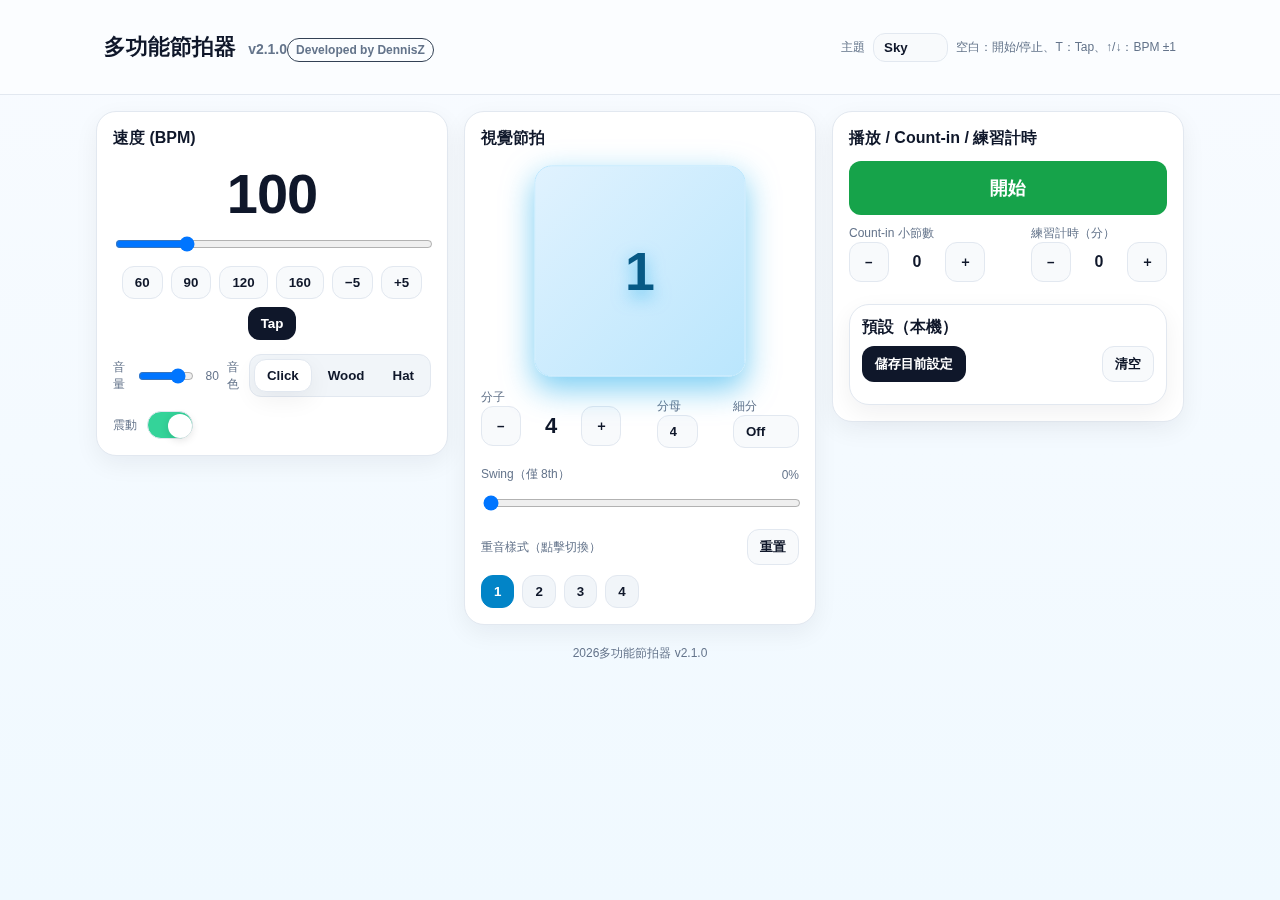
<file: superMetronome.html>
<!DOCTYPE html>
<html lang="zh-Hant">
<head>
  <meta charset="utf-8" />
  <meta name="viewport" content="width=device-width, initial-scale=1, viewport-fit=cover" />
  <title>多功能節拍器 v2.1.0</title>
  <meta name="theme-color" content="#f8fafc" />
  <style>
    :root {
      --bg-from: #ffffff; --bg-to: #f1f5f9; --card: #ffffff; --text: #0f172a; --muted:#64748b; --border:#e2e8f0;
      --p100:#e0f2fe; --p200:#bae6fd; --p600:#0284c7; --p700:#075985; --glow: rgba(14,165,233,.45);
      --success: #16a34a; --danger:#dc2626;
      --radius: 20px; --shadow: 0 8px 24px rgba(15,23,42,.06);
    }
    .theme-sky   { --bg-from:#f8fbff; --bg-to:#f0f9ff; --p100:#e0f2fe; --p200:#bae6fd; --p600:#0284c7; --p700:#075985; --glow:rgba(14,165,233,.55); }
    .theme-emerald{ --bg-from:#f7fffb; --bg-to:#ecfdf5; --p100:#d1fae5; --p200:#a7f3d0; --p600:#059669; --p700:#065f46; --glow:rgba(16,185,129,.55); }
    .theme-violet{ --bg-from:#fbfaff; --bg-to:#f5f3ff; --p100:#ede9fe; --p200:#ddd6fe; --p600:#7c3aed; --p700:#5b21b6; --glow:rgba(124,58,237,.55); }
    .theme-rose  { --bg-from:#fff7f8; --bg-to:#fff1f2; --p100:#ffe4e6; --p200:#fecdd3; --p600:#e11d48; --p700:#9f1239; --glow:rgba(244,63,94,.55); }
    .theme-amber { --bg-from:#fffbf2; --bg-to:#fff7ed; --p100:#fde68a; --p200:#fcd34d; --p600:#d97706; --p700:#92400e; --glow:rgba(245,158,11,.55); }
    .theme-slate { --bg-from:#ffffff; --bg-to:#f1f5f9; --p100:#e2e8f0; --p200:#cbd5e1; --p600:#334155; --p700:#1e293b; --glow:rgba(51,65,85,.45); }
    .theme-dark  { --bg-from:#0b1220; --bg-to:#0f172a; --card:#0b1220; --text:#9298a0; --muted:#93a3b8; --border:#1f2a44; --p100:#1e293b; --p200:#0ea5e9; --p600:#38bdf8; --p700:#7dd3fc; --glow:rgba(56,189,248,.35); }

    * { box-sizing:border-box; }
    html, body { height:100%; }
    body { margin:0; font-family:-apple-system,BlinkMacSystemFont,"SF Pro Text","SF Pro Display",Segoe UI,Roboto,Helvetica,Arial,"Noto Sans TC","PingFang TC",sans-serif; color:var(--text); background:linear-gradient(var(--bg-from), var(--bg-to)); }
    .container { max-width:1120px; margin:0 auto; padding:16px; }

    /* Header */
    .header { position:sticky; top:0; z-index:10; backdrop-filter:saturate(180%) blur(10px); background:rgba(255,255,255,.6); border-bottom:1px solid var(--border); }
    .theme-dark .header { background:rgba(15,23,42,.6); }
    .header-inner { display:flex; align-items:center; justify-content:space-between; padding:16px 8px; }
    .title { font-weight:800; font-size:22px; }
    .version { color:var(--muted); font-size:14px; margin-left:6px; }
    .hint { color:var(--muted); font-size:12px; }

    .banner { display:none; margin: 0 8px 12px; padding: 10px 12px; background: #fff7ed; color:#9a6700; border:1px solid #ffedd5; border-radius: 12px; }
    .banner.show { display:flex; align-items:center; justify-content:space-between; gap:8px; }
    .btn-banner { background:#9a6700; color:#fff; border:0; padding:8px 10px; border-radius: 10px; font-weight:600; }

    /* Grid */
    .grid { display:grid; gap:16px; grid-template-columns:1fr; align-items:start; }
    @media (min-width:1024px){ .grid { grid-template-columns:1fr 1fr 1fr; } }

    /* Card */
    .card { background:var(--card); border:1px solid var(--border); border-radius:var(--radius); box-shadow:var(--shadow); padding:16px; }
    .card h2 { margin:0 0 12px; font-size:16px; font-weight:700; display:flex; align-items:center; gap:8px; }

    /* Controls */
    .row{ display:flex; align-items:center; justify-content:space-between; gap:8px; margin-bottom:10px; }
    .center{ text-align:center; }
    .big-num{ font-size:56px; font-weight:800; letter-spacing:-1px; margin:6px 0 8px; }
    input[type="range"]{ width:100%; }
    .btn,.seg,.chip{ appearance:none; border:1px solid var(--border); background:#f8fafc; color:var(--text); border-radius:12px; padding:8px 12px; font-weight:600; cursor:pointer; }
    .btn:hover{ background:#eef2f7; }
    .btn-icon{ padding:8px; width:40px; height:40px; display:inline-grid; place-items:center; }
    .btn-primary{ background:var(--text); color:#fff; border-color:transparent; }
    .btn-green{ background:var(--success); color:#fff; border-color:transparent; }
    .btn-red{ background:var(--danger); color:#fff; border-color:transparent; }
    .seg-group{ background:#f1f5f9; border:1px solid var(--border); border-radius:12px; padding:4px; display:inline-flex; gap:4px; }
    .seg{ background:transparent; border:none; padding:8px 12px; }
    .seg.active{ background:#fff; box-shadow:var(--shadow); border:1px solid var(--border); }

    .switch{ position:relative; width:46px; height:28px; background:#e5e7eb; border-radius:999px; border:1px solid var(--border); cursor:pointer; }
    .switch::after{ content:""; position:absolute; top:2px; left:2px; width:24px; height:24px; background:#fff; border-radius:50%; box-shadow:0 2px 8px rgba(0,0,0,.12); transition:transform .2s ease; }
    .switch.on{ background:#34d399; }
    .switch.on::after{ transform:translateX(18px); }

    .accent-grid{ display:grid; grid-template-columns:repeat(8,1fr); gap:8px; }
    .accent{ aspect-ratio:1/1; border-radius:12px; border:1px solid var(--border); background:#f1f5f9; font-weight:700; }
    .accent.on{ background:var(--p600); color:#fff; border-color:var(--p600); }
    .beat-wrap{ position:relative; width:220px; height:220px; margin:8px auto; }
    .beat-box{ position:absolute; inset:0; display:grid; place-items:center; border-radius:18px; background:linear-gradient(135deg, var(--p100), var(--p200)); border:1px solid var(--p200); box-shadow:0 12px 32px var(--glow); transform:scale(.96); transition: transform .18s ease;
    }
    .beat-num{ font-size:56px; font-weight:900; color:var(--p700); text-shadow:0 6px 18px var(--glow); }

    /* 放大彈跳 + 旋轉 */
    @keyframes popSpin{ 0%{ transform:scale(.92) rotate(0deg);} 40%{ transform:scale(1.15) rotate(-6deg);} 100%{ transform:scale(1) rotate(0deg);} }
    /* 雙層波紋 */
    @keyframes ringOut1{ 0%{ opacity:.35; transform:scale(.85);} 100%{ opacity:0; transform:scale(1.6);} }
    @keyframes ringOut2{ 0%{ opacity:.3; transform:scale(.85);} 100%{ opacity:0; transform:scale(2);} }
    /* 亮片條噴發 */
    @keyframes spark{ 0%{ opacity:0; transform: translate(-50%,-50%) rotate(var(--rot)) scale(.6); } 40%{ opacity:1; } 100%{ opacity:0; transform: translate(-50%,-80%) rotate(calc(var(--rot) + 20deg)) scale(1.4);} }

    .pop { animation: popSpin .28s ease; }
    .ring1, .ring2{ position:absolute; inset:-10px; border-radius:20px; border:3px solid var(--p200); pointer-events:none; }
    .ring1{ animation: ringOut1 .60s ease forwards; }
    .ring2{ inset:-20px; border-width:2px; border-color:var(--p100); animation: ringOut2 .9s ease forwards; }

    .spark{ position:absolute; left:50%; top:50%; width:4px; height:18px; background:var(--p700); border-radius:999px; pointer-events:none; transform-origin:0 -12px; animation: spark .5s ease forwards; }

    .footer{ text-align:center; color:var(--muted); font-size:12px; padding:20px 8px 40px; }
	.badge { font-size: 12px; padding: 4px 8px; border: 1px solid #334155; border-radius: 999px; color: var(--muted);}
  </style>
</head>
<body class="theme-sky">
  <div class="header">
    <div class="container">
      <div class="header-inner">
        <div class="title">多功能節拍器 <span class="version">v2.1.0</span><span class="badge">Developed by DennisZ</span></div>
        <div style="display:flex; align-items:center; gap:8px;">
          <label class="hint">主題</label>
          <select id="themeSel" class="btn" style="padding:6px 10px;">
            <option value="theme-sky">Sky</option>
            <option value="theme-emerald">Emerald</option>
            <option value="theme-violet">Violet</option>
            <option value="theme-rose">Rose</option>
            <option value="theme-amber">Amber</option>
            <option value="theme-slate">Slate</option>
            <option value="theme-dark">Dark</option>
          </select>
          <div class="hint">空白：開始/停止、T：Tap、↑/↓：BPM ±1</div>
        </div>
      </div>
      <div id="banner" class="banner">
        <span>請點擊「啟動音訊」或任一按鈕，解鎖裝置聲音（iOS 需互動）。</span>
        <button id="btnUnlock" class="btn-banner">啟動音訊</button>
      </div>
    </div>
  </div>

  <main class="container">
    <div class="grid">
      <!-- Left: BPM -->
      <section class="card">
        <h2>速度 (BPM)</h2>
        <div class="center">
          <div id="bpmNum" class="big-num">100</div>
          <input id="rangeBpm" type="range" min="20" max="400" value="100" />
          <div style="display:flex; justify-content:center; gap:8px; margin-top:10px; flex-wrap:wrap;">
            <button class="btn" data-bpm="60">60</button>
            <button class="btn" data-bpm="90">90</button>
            <button class="btn" data-bpm="120">120</button>
            <button class="btn" data-bpm="160">160</button>
            <button id="btnMinus5" class="btn">−5</button>
            <button id="btnPlus5" class="btn">+5</button>
            <button id="btnTap" class="btn btn-primary">Tap</button>
          </div>
        </div>

        <div style="display:flex; align-items:center; justify-content:space-between; gap:8px; margin-top:14px;">
          <div style="display:flex; align-items:center; gap:10px;">
            <span class="hint">音量</span>
            <input id="rangeVol" type="range" min="0" max="100" value="80" />
            <span id="volVal" class="hint">80</span>
          </div>
          <div style="display:flex; align-items:center; gap:10px;">
            <span class="hint">音色</span>
            <div class="seg-group">
              <button class="seg active" data-sound="Click">Click</button>
              <button class="seg" data-sound="Wood">Wood</button>
              <button class="seg" data-sound="Hat">Hat</button>
            </div>
          </div>
        </div>

        <div style="display:flex; align-items:center; gap:10px; margin-top:14px;">
          <span class="hint">震動</span>
          <div id="vibeSwitch" class="switch on" role="switch" aria-checked="true" tabindex="0"></div>
        </div>
      </section>

      <!-- Center: Visual & Meter -->
      <section class="card">
        <h2>視覺節拍</h2>
        <div class="beat-wrap">
          <div id="beatBox" class="beat-box"><div id="beatNum" class="beat-num">1</div></div>
        </div>

        <div class="row">
          <div>
            <div class="hint">分子</div>
            <div class="row">
              <button id="numMinus" class="btn btn-icon">−</button>
              <div id="numVal" style="font-size:22px; font-weight:800; width:44px; text-align:center;">4</div>
              <button id="numPlus" class="btn btn-icon">＋</button>
            </div>
          </div>
          <div>
            <div class="hint">分母</div>
            <select id="denSel" class="btn">
              <option value="2">2</option>
              <option value="4" selected>4</option>
              <option value="8">8</option>
              <option value="16">16</option>
            </select>
          </div>
          <div>
            <div class="hint">細分</div>
            <select id="subSel" class="btn">
              <option>Off</option>
              <option>8th</option>
              <option>Triplet</option>
              <option>16th</option>
            </select>
          </div>
        </div>

        <div>
          <div class="row"><span class="hint">Swing（僅 8th）</span><span id="swingVal" class="hint">0%</span></div>
          <input id="swingRange" type="range" min="0" max="100" value="0" />
        </div>

        <div style="margin-top:14px;">
          <div class="row">
            <div class="hint">重音樣式（點擊切換）</div>
            <button id="accReset" class="btn">重置</button>
          </div>
          <div id="accentGrid" class="accent-grid"></div>
        </div>
      </section>

      <!-- Right: Transport & Presets -->
      <section class="card">
        <h2>播放 / Count-in / 練習計時</h2>
        <div class="row">
          <button id="btnStart" class="btn btn-green" style="flex:1; padding:14px 16px; font-size:18px;">開始</button>
          <button id="btnStop" class="btn btn-red" style="flex:1; padding:14px 16px; font-size:18px; display:none;">停止</button>
        </div>

        <div class="row">
          <div>
            <div class="hint">Count-in 小節數</div>
            <div class="row">
              <button id="cinMinus" class="btn btn-icon">−</button>
              <div id="cinVal" style="font-weight:800; width:40px; text-align:center;">0</div>
              <button id="cinPlus" class="btn btn-icon">＋</button>
            </div>
          </div>
          <div>
            <div class="hint">練習計時（分）</div>
            <div class="row">
              <button id="prMinus" class="btn btn-icon">−</button>
              <div id="prVal" style="font-weight:800; width:40px; text-align:center;">0</div>
              <button id="prPlus" class="btn btn-icon">＋</button>
            </div>
          </div>
        </div>

        <div class="card" style="padding:12px; margin-top:12px;">
          <h2 style="margin-bottom:8px;">預設（本機）</h2>
          <div class="row">
            <button id="btnSave" class="btn btn-primary">儲存目前設定</button>
            <button id="btnClear" class="btn">清空</button>
          </div>
          <ul id="presetList" class="list" style="max-height:260px; overflow:auto; margin:0; padding:0; list-style:none; display:grid; gap:8px;"></ul>
        </div>
      </section>
    </div>

    <div class="footer"><span id="year"></span>多功能節拍器 v2.1.0</div>
  </main>

<script>
(() => {
  // ====== State ======
  const state = {
    version: '2.1.0', bpm: 100, numerator: 4, denominator: 4, subdiv: 'Off', swing: 0,
    volume: 80, running: false, countInBars: 0, practiceMinutes: 0,
    soundType: 'Click', vibration: true, accents: Array.from({length:4},(_,i)=>i===0), theme:'theme-sky'
  };

  // ====== Elements ======
  const $ = (id)=>document.getElementById(id);
  const bpmNum=$('bpmNum'), rangeBpm=$('rangeBpm');
  const rangeVol=$('rangeVol'), volVal=$('volVal');
  const btnTap=$('btnTap'), btnMinus5=$('btnMinus5'), btnPlus5=$('btnPlus5');
  const beatBox=$('beatBox'), beatNum=$('beatNum');
  const numMinus=$('numMinus'), numPlus=$('numPlus'), numVal=$('numVal');
  const denSel=$('denSel'), subSel=$('subSel'), swingRange=$('swingRange'), swingVal=$('swingVal');
  const accGrid=$('accentGrid'), accReset=$('accReset');
  const btnStart=$('btnStart'), btnStop=$('btnStop');
  const cinMinus=$('cinMinus'), cinPlus=$('cinPlus'), cinVal=$('cinVal');
  const prMinus=$('prMinus'), prPlus=$('prPlus'), prVal=$('prVal');
  const presetList=$('presetList'), btnSave=$('btnSave'), btnClear=$('btnClear');
  const themeSel=$('themeSel');
  const banner=$('banner'), btnUnlock=$('btnUnlock');
  const soundButtons=Array.from(document.querySelectorAll('.seg[data-sound]'));
  document.getElementById('year').textContent=new Date().getFullYear();

  // ====== Audio ======
  let audioCtx=null, masterGain=null; let nextNoteTime=0, currentBeat=0; let lookaheadId=null, stopTimerId=null; let countingInBeats=0;
  const ensureAudio=async()=>{ if(!audioCtx){ const AC=window.AudioContext||window.webkitAudioContext; audioCtx=new AC(); masterGain=audioCtx.createGain(); masterGain.gain.value=state.volume/100; masterGain.connect(audioCtx.destination);} try{ if(audioCtx.state==='suspended') await audioCtx.resume(); }catch{} banner.classList.toggle('show', audioCtx.state!=='running'); };
  const setVolume=(v)=>{ state.volume=v; volVal.textContent=v; if(masterGain) masterGain.gain.value=v/100; };
  const secondsPerQuarter=()=>60/Math.max(20,Math.min(400,state.bpm)); const beatLength=()=>secondsPerQuarter()*(4/state.denominator); const subdivCount=()=>({Off:0,'8th':2,Triplet:3,'16th':4})[state.subdiv]||0;
  const vibrate=(ms)=>{ try{ if(state.vibration && navigator.vibrate) navigator.vibrate(ms);}catch{} };

  function scheduleClick(time,{accent=false,sub=false}={}){
    const ctx=audioCtx; if(!ctx) return;
    const base= state.soundType==='Hat' ? (accent?4500:3500) : state.soundType==='Wood' ? (accent?1200:800) : (accent?1600:1000);
    if(state.soundType==='Hat'){
      const noiseBuf=ctx.createBuffer(1, ctx.sampleRate*0.2, ctx.sampleRate); const data=noiseBuf.getChannelData(0); for(let i=0;i<data.length;i++) data[i]=Math.random()*2-1;
      const noise=ctx.createBufferSource(); noise.buffer=noiseBuf;
      const bp=ctx.createBiquadFilter(); bp.type='bandpass'; bp.frequency.value=base;
      const g=ctx.createGain(); g.gain.setValueAtTime(accent?0.9:(sub?0.25:0.55), time); g.gain.exponentialRampToValueAtTime(0.001, time+0.07);
      noise.connect(bp).connect(g).connect(masterGain); noise.start(time); noise.stop(time+0.08);
    } else {
      const o1=ctx.createOscillator(), o2=ctx.createOscillator(); o1.type='sine'; o1.frequency.setValueAtTime(base, time); o2.type='square'; o2.frequency.setValueAtTime(base/2, time);
      const g=ctx.createGain(); const v=accent?0.9:(sub?0.25:0.6); g.gain.setValueAtTime(v, time); g.gain.exponentialRampToValueAtTime(0.001, time+0.06);
      o1.connect(g); o2.connect(g); g.connect(masterGain); o1.start(time); o2.start(time); o1.stop(time+0.07); o2.stop(time+0.07);
    }
  }

  function spawnBeatEffects(){
    // 主拍彈跳
    beatBox.classList.remove('pop'); void beatBox.offsetWidth; beatBox.classList.add('pop');
    // 雙層波紋
    const r1=document.createElement('span'); r1.className='ring1';
    const r2=document.createElement('span'); r2.className='ring2';
    beatBox.parentElement.appendChild(r1); beatBox.parentElement.appendChild(r2);
    setTimeout(()=>{ r1.remove(); r2.remove(); }, 900);
    // 亮片條
    for(let i=0;i<10;i++){
      const s=document.createElement('span'); s.className='spark'; s.style.setProperty('--rot', (i*36-90)+'deg');
      beatBox.parentElement.appendChild(s); setTimeout(()=>s.remove(), 520);
    }
  }

  function scheduler(){
    const ctx=audioCtx; if(!ctx) return; const ahead=.1;
    while(nextNoteTime < ctx.currentTime + ahead){
      if(countingInBeats>0){
        const isAccent=(currentBeat % state.numerator)===0; scheduleClick(nextNoteTime,{accent:isAccent}); if(isAccent) vibrate(20);
        beatNum.textContent=(currentBeat % state.numerator)+1; currentBeat=(currentBeat+1)%state.numerator; nextNoteTime+=beatLength(); countingInBeats-=1;
        continue;
      }
      const beatIndex=currentBeat % state.numerator; const accentNow=!!state.accents[beatIndex];
      const subc=subdivCount();
      if(!subc){ scheduleClick(nextNoteTime,{accent:accentNow}); }
      else { const subInt=beatLength()/subc; for(let j=0;j<subc;j++){ let when=nextNoteTime + j*subInt; if(subc===2 && state.swing>0){ const s=state.swing/100; when = j===0 ? nextNoteTime : nextNoteTime + subInt*(1+s); } scheduleClick(when,{accent:j===0?accentNow:false, sub:j!==0}); } }
      beatNum.textContent=beatIndex+1; if(accentNow){ vibrate(15); spawnBeatEffects(); }
      currentBeat=(currentBeat+1)%state.numerator; nextNoteTime+=beatLength();
    }
  }

  async function start(){ await ensureAudio(); if(!audioCtx) return; nextNoteTime=audioCtx.currentTime+0.05; currentBeat=0; beatNum.textContent=1; countingInBeats=Math.max(0,state.countInBars)*state.numerator; if(lookaheadId) clearInterval(lookaheadId); lookaheadId=setInterval(scheduler,25); if(stopTimerId) clearTimeout(stopTimerId); if(state.practiceMinutes>0) stopTimerId=setTimeout(stop, state.practiceMinutes*60*1000); state.running=true; updateTransportUI(); }
  function stop(){ if(lookaheadId) clearInterval(lookaheadId); lookaheadId=null; if(stopTimerId) clearTimeout(stopTimerId); stopTimerId=null; state.running=false; updateTransportUI(); }
  function updateTransportUI(){ btnStart.style.display = state.running ? 'none' : 'inline-block'; btnStop.style.display = state.running ? 'inline-block' : 'none'; }

  // ====== UI Wiring ======
  function renderBpm(){ bpmNum.textContent=state.bpm; rangeBpm.value=String(state.bpm); }
  function renderAccents(){ accGrid.innerHTML=''; for(let i=0;i<state.numerator;i++){ const b=document.createElement('button'); b.className='btn accent'+(state.accents[i]?' on':''); b.textContent=String(i+1); b.addEventListener('click',()=>{ state.accents[i]=!state.accents[i]; renderAccents(); }); accGrid.appendChild(b);} }
  function syncAll(){ renderBpm(); setVolume(state.volume); numVal.textContent=state.numerator; denSel.value=String(state.denominator); subSel.value=state.subdiv; swingRange.value=String(state.swing); swingVal.textContent=state.swing+'%';
    soundButtons.forEach(b=>b.classList.toggle('active', b.dataset.sound===state.soundType));
    document.body.className=state.theme; renderAccents(); updateTransportUI(); }

  // Event bindings
  rangeBpm.addEventListener('input', e=>{ state.bpm=parseInt(e.target.value); renderBpm(); });
  document.querySelectorAll('[data-bpm]').forEach(btn=> btn.addEventListener('click', ()=>{ state.bpm=parseInt(btn.dataset.bpm); renderBpm(); }));
  btnMinus5.addEventListener('click', ()=>{ state.bpm=Math.max(20,state.bpm-5); renderBpm(); });
  btnPlus5.addEventListener('click', ()=>{ state.bpm=Math.min(400,state.bpm+5); renderBpm(); });

  rangeVol.addEventListener('input', e=> setVolume(parseInt(e.target.value)));
  soundButtons.forEach(b=> b.addEventListener('click', ()=>{ state.soundType=b.dataset.sound; soundButtons.forEach(x=>x.classList.toggle('active', x===b)); }));

  const toggleVibe=()=>{ state.vibration=!state.vibration; const sw=$('vibeSwitch'); sw.classList.toggle('on', state.vibration); sw.setAttribute('aria-checked', String(state.vibration)); };
  $('vibeSwitch').addEventListener('click', toggleVibe);
  $('vibeSwitch').addEventListener('keydown', e=>{ if(e.key==='Enter'||e.key===' '){ e.preventDefault(); toggleVibe(); } });

  numMinus.addEventListener('click', ()=>{ state.numerator=Math.max(1,state.numerator-1); state.accents=Array.from({length:state.numerator},(_,i)=> state.accents[i]??(i===0)); numVal.textContent=state.numerator; renderAccents(); });
  numPlus.addEventListener('click', ()=>{ state.numerator=Math.min(12,state.numerator+1); state.accents=Array.from({length:state.numerator},(_,i)=> state.accents[i]??(i===0)); numVal.textContent=state.numerator; renderAccents(); });
  denSel.addEventListener('change', e=> state.denominator=parseInt(e.target.value));
  subSel.addEventListener('change', e=> state.subdiv=e.target.value);
  swingRange.addEventListener('input', e=>{ state.swing=parseInt(e.target.value); swingVal.textContent=state.swing+'%'; });
  accReset.addEventListener('click', ()=>{ state.accents=Array.from({length:state.numerator},(_,i)=>i===0); renderAccents(); });

  btnStart.addEventListener('click', start);
  btnStop.addEventListener('click', stop);
  cinMinus.addEventListener('click', ()=>{ state.countInBars=Math.max(0,state.countInBars-1); cinVal.textContent=state.countInBars; });
  cinPlus.addEventListener('click', ()=>{ state.countInBars=Math.min(8,state.countInBars+1); cinVal.textContent=state.countInBars; });
  prMinus.addEventListener('click', ()=>{ state.practiceMinutes=Math.max(0,state.practiceMinutes-1); prVal.textContent=state.practiceMinutes; });
  prPlus.addEventListener('click', ()=>{ state.practiceMinutes=Math.min(120,state.practiceMinutes+1); prVal.textContent=state.practiceMinutes; });

  // 主題切換
  themeSel.addEventListener('change', ()=>{ state.theme=themeSel.value; document.body.className=state.theme; });

  // 預設
  function renderPresets(){ const list=JSON.parse(localStorage.getItem('metronome_presets_v21')||'[]'); presetList.innerHTML=''; list.forEach(p=>{ const li=document.createElement('li'); li.className='item'; li.style.cssText='display:flex;align-items:center;justify-content:space-between;background:#f8fafc;border:1px solid var(--border);border-radius:14px;padding:10px;'; const left=document.createElement('div'); left.innerHTML=`<div style="font-weight:700;">${p.name}</div><div class="hint">${p.bpm} BPM • ${p.numerator}/${p.denominator} • ${p.subdiv}${p.swing?` • Swing ${p.swing}%`:''} • ${p.soundType} • ${p.theme.replace('theme-','')}</div>`; const right=document.createElement('div'); right.style.display='flex'; right.style.gap='8px'; const load=document.createElement('button'); load.className='btn btn-primary'; load.textContent='載入'; load.addEventListener('click',()=>{ Object.assign(state,p); syncAll(); }); const del=document.createElement('button'); del.className='btn'; del.textContent='刪除'; del.addEventListener('click',()=>{ const next=JSON.parse(localStorage.getItem('metronome_presets_v21')||'[]').filter(x=>x.id!==p.id); localStorage.setItem('metronome_presets_v21', JSON.stringify(next)); renderPresets(); }); right.append(load,del); li.append(left,right); presetList.appendChild(li); }); }
  btnSave.addEventListener('click', ()=>{ const name=prompt('預設名稱：'); if(!name) return; const p={ id:String(Date.now()), name, bpm:state.bpm, numerator:state.numerator, denominator:state.denominator, subdiv:state.subdiv, swing:state.swing, volume:state.volume, soundType:state.soundType, theme:state.theme }; const list=JSON.parse(localStorage.getItem('metronome_presets_v21')||'[]'); list.unshift(p); while(list.length>20) list.pop(); localStorage.setItem('metronome_presets_v21', JSON.stringify(list)); renderPresets(); });
  btnClear.addEventListener('click', ()=>{ if(confirm('清空所有預設？')){ localStorage.removeItem('metronome_presets_v21'); renderPresets(); }});

  // Tap tempo
  const taps=[]; function tap(){ const now=performance.now(); const last=taps[taps.length-1]; if(!last || now-last>2000){ taps.length=0; taps.push(now); return; } taps.push(now); if(taps.length>6) taps.shift(); const iv=[]; for(let i=1;i<taps.length;i++) iv.push(taps[i]-taps[i-1]); const avg=iv.reduce((a,b)=>a+b,0)/iv.length; state.bpm=Math.max(20,Math.min(400,Math.round(60000/avg))); renderBpm(); }
  btnTap.addEventListener('click', tap);

  // Shortcuts
  window.addEventListener('keydown', e=>{ const t=e.target; if(t && (t.tagName==='INPUT'||t.tagName==='SELECT'||t.isContentEditable)) return; if(e.code==='Space'){ e.preventDefault(); state.running?stop():start(); } if(e.code==='ArrowUp'){ state.bpm=Math.min(400,state.bpm+1); renderBpm(); } if(e.code==='ArrowDown'){ state.bpm=Math.max(20,state.bpm-1); renderBpm(); } if(e.key && e.key.toLowerCase()==='t') tap(); });

  // Unlock audio on any interaction
  const unlock=()=>ensureAudio(); window.addEventListener('pointerdown', unlock); window.addEventListener('keydown', unlock); window.addEventListener('touchend', unlock); btnUnlock.addEventListener('click', unlock);

  // Init
  renderPresets(); syncAll(); ensureAudio();
})();
</script>
</body>
</html>
</file>
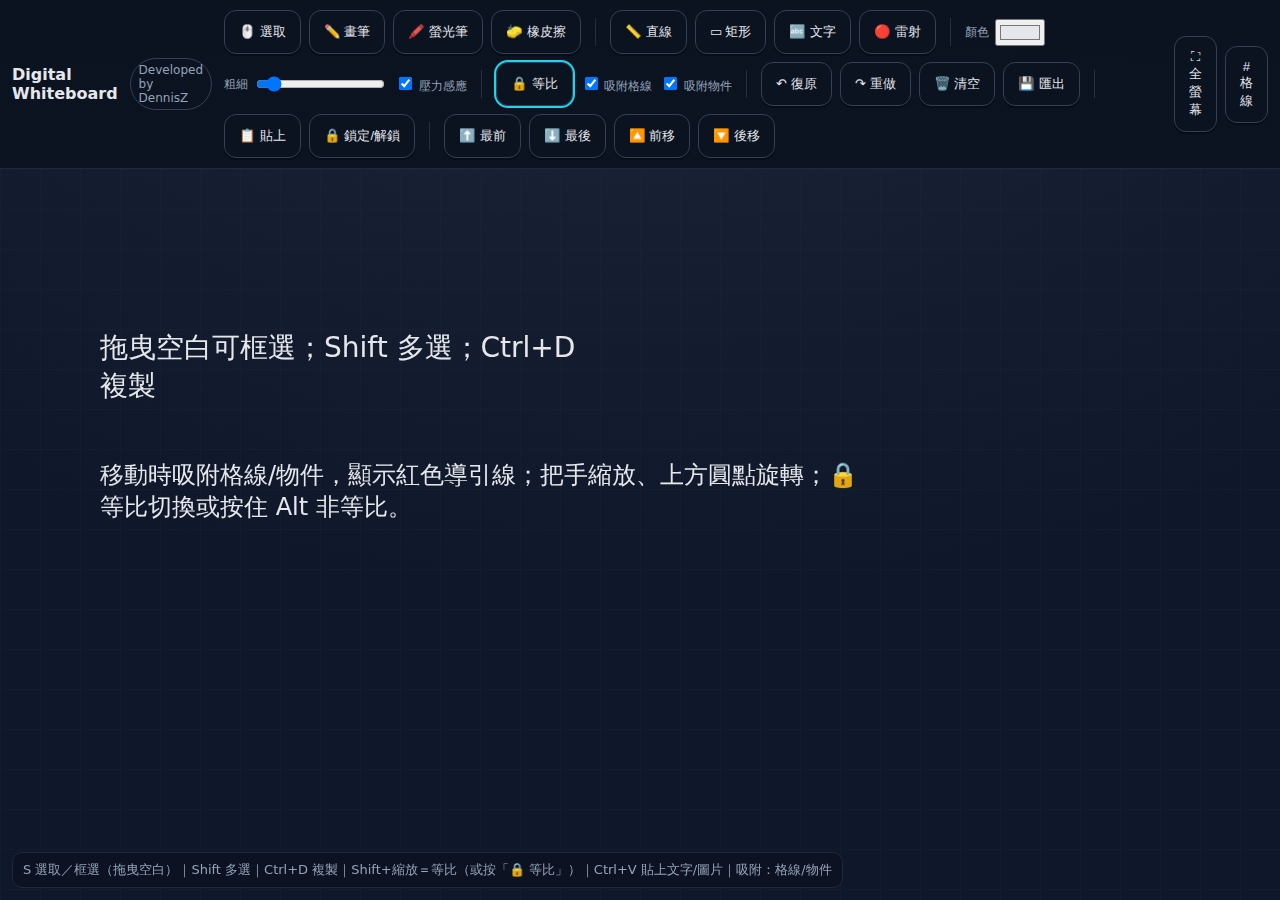
<file: whiteBoard.html>
<!doctype html>
<html lang="zh-Hant">
<head>
<meta charset="utf-8" />
<meta name="viewport" content="width=device-width, initial-scale=1" />
<title>Digital Whiteboard(測試版)</title>
<style>
:root{--bg:#0f172a;--ink:#e5e7eb;--muted:#94a3b8;--primary:#22d3ee;--accent:#a78bfa;--warn:#fb7185}
*{box-sizing:border-box}
html,body{height:100%}
body{margin:0;background:radial-gradient(1200px 800px at 50% -200px,#1e293b,#0f172a);color:#e5e7eb;font-family:ui-sans-serif,system-ui,-apple-system,"Segoe UI",Roboto,"Noto Sans",sans-serif;display:flex;flex-direction:column;overflow:hidden}
.header{display:flex;align-items:center;gap:12px;padding:10px 12px;border-bottom:1px solid #1f2937;background:linear-gradient(#0b1220,#0b1220f2)}
.logo{font-weight:800}
.badge{font-size:12px;padding:4px 8px;border:1px solid #334155;border-radius:999px;color:var(--muted)}
.toolbar{display:flex;gap:8px;align-items:center;flex-wrap:wrap}
.btn{display:inline-flex;align-items:center;gap:8px;cursor:pointer;padding:12px 14px;border-radius:12px;border:1px solid #334155;background:#0b1220;color:#e5e7eb;box-shadow:0 2px 0 #00000055;user-select:none}
.btn:hover{filter:brightness(1.12)}
.btn.active{outline:2px solid var(--primary)}
label{font-size:12px;color:var(--muted)}
.picker{display:flex;gap:6px;align-items:center}
.sep{width:1px;height:28px;background:#243041;margin:0 6px}
.right{margin-left:auto;display:flex;gap:8px;align-items:center}

.canvas-wrap{position:relative;flex:1;overflow:hidden}
#board{position:absolute;inset:0;touch-action:none;cursor:crosshair}
#grid{position:absolute;inset:0;pointer-events:none;opacity:.3;background-size:40px 40px;background-image:linear-gradient(to right,#1f2937 1px,transparent 1px),linear-gradient(to bottom,#1f2937 1px,transparent 1px)}
.guides{position:absolute;inset:0;pointer-events:none}
.guide{position:absolute;background:#ef4444}
.guide.v{width:2px;top:0;bottom:0}
.guide.h{height:2px;left:0;right:0}
.hint{position:absolute;left:12px;bottom:12px;color:var(--muted);background:#0b1220cc;border:1px solid #1f2937;border-radius:10px;padding:8px 10px;backdrop-filter:blur(6px);font-size:13px}
.toast{position:absolute;top:16px;left:50%;transform:translateX(-50%);background:#111827;border:1px solid #1f2937;border-radius:12px;padding:10px 14px;opacity:0;transition:opacity .25s ease}
.toast.show{opacity:1}

/* 游標狀態 */
.cursor-move{cursor:move!important}
.cursor-rotate{cursor:grab!important}
.cursor-nwse{cursor:nwse-resize!important}
.cursor-nesw{cursor:nesw-resize!important}
.cursor-ns{cursor:ns-resize!important}
.cursor-ew{cursor:ew-resize!important}

/* 浮動文字編輯器 */
.text-editor{position:absolute;z-index:10;display:none}
.text-editor textarea{min-width:320px;min-height:100px;padding:10px 12px;border-radius:12px;border:1px solid #374151;background:#0b1220;color:#e5e7eb;font-size:20px;line-height:1.4}
.text-editor .actions{margin-top:6px;display:flex;gap:6px}
</style>
</head>
<body>
  <div class="header">
    <div class="logo">Digital Whiteboard</div>
    <span class="badge">Developed by DennisZ</span>

    <div class="toolbar">
      <button class="btn tool" data-tool="select" title="選取/編輯 (S)">🖱️ 選取</button>
      <button class="btn tool" data-tool="pen" title="畫筆 (P)">✏️ 畫筆</button>
      <button class="btn tool" data-tool="highlighter" title="螢光筆 (H)">🖍️ 螢光筆</button>
      <button class="btn tool" data-tool="eraser" title="橡皮擦 (E)">🧽 橡皮擦</button>
      <div class="sep"></div>
      <button class="btn tool" data-tool="line" title="直線 (L)">📏 直線</button>
      <button class="btn tool" data-tool="rect" title="矩形 (R)">▭ 矩形</button>
      <button class="btn tool" data-tool="text" title="文字 (T)">🔤 文字</button>
      <button class="btn tool" data-tool="laser" title="雷射筆 (Z)">🔴 雷射</button>
      <div class="sep"></div>
      <div class="picker"><label>顏色</label><input type="color" id="color" value="#e5e7eb"></div>
      <div class="picker"><label>粗細</label><input type="range" id="size" min="1" max="60" value="6"></div>
      <div class="picker"><label><input type="checkbox" id="pressure" checked> 壓力感應</label></div>
      <div class="sep"></div>
      <button class="btn" id="keepRatio" title="等比/非等比切換 (預設等比)">🔒 等比</button>
      <div class="picker"><label><input type="checkbox" id="snapGrid" checked> 吸附格線</label></div>
      <div class="picker"><label><input type="checkbox" id="snapObjects" checked> 吸附物件</label></div>
      <div class="sep"></div>
      <button class="btn" id="undo" title="復原 (Ctrl+Z)">↶ 復原</button>
      <button class="btn" id="redo" title="重做 (Ctrl+Y)">↷ 重做</button>
      <button class="btn" id="clear" title="清空看板">🗑️ 清空</button>
      <button class="btn" id="save" title="匯出 PNG">💾 匯出</button>
      <div class="sep"></div>
      <button class="btn" id="pasteBtn" title="貼上剪貼簿 (Ctrl+V)">📋 貼上</button>
      <button class="btn" id="lockToggle" title="鎖定/解鎖已選取物件">🔒 鎖定/解鎖</button>
      <div class="sep"></div>
      <button class="btn" id="bringFront" title="移到最前">⬆️ 最前</button>
      <button class="btn" id="sendBack" title="移到最後">⬇️ 最後</button>
      <button class="btn" id="stepForward" title="往前一層">🔼 前移</button>
      <button class="btn" id="stepBackward" title="往後一層">🔽 後移</button>
    </div>

    <div class="right">
      <button class="btn" id="fullscreen" title="全螢幕 (F)">⛶ 全螢幕</button>
      <button class="btn" id="toggleGrid" title="切換格線 (G)"># 格線</button>
    </div>
  </div>

  <div class="canvas-wrap">
    <div id="grid"></div>
    <canvas id="board"></canvas>
    <div class="guides" id="guides"></div>

    <div class="text-editor" id="textEditor">
      <textarea id="textInput" placeholder="輸入文字…"></textarea>
      <div class="actions">
        <button class="btn" id="textOk">插入</button>
        <button class="btn" id="textCancel">取消</button>
      </div>
    </div>

    <div class="hint">S 選取／框選（拖曳空白）｜Shift 多選｜Ctrl+D 複製｜Shift+縮放＝等比（或按「🔒 等比」）｜Ctrl+V 貼上文字/圖片｜吸附：格線/物件</div>
    <div class="toast" id="toast">已匯出 PNG 檔</div>
  </div>

<script>
const $=s=>document.querySelector(s), $$=s=>Array.from(document.querySelectorAll(s));
const canvas=$('#board'), ctx=canvas.getContext('2d');
const gridEl=$('#grid'), guidesEl=$('#guides');

// 工具與狀態
const tools=['select','pen','highlighter','eraser','line','rect','text','laser'];
let tool='select', color=$('#color').value, size=+$('#size').value, pressureEnabled=$('#pressure').checked;
let keepRatio=true; $('#keepRatio').classList.add('active');
let snapGrid=true, snapObjects=true; const GRID=40, SNAP_N=8; // 吸附閾值

// 畫布/繪圖
let drawing=false, startPoint=null, tempShape=null, laserTrail=[];
const history=[]; let redoStack=[];

// 物件層（可移動/縮放/旋轉/鎖定/圖層/貼上）
const objects=[]; // {type:'image'|'textblock', x,y,w,h, rot, img?, text?, color?, size?, locked:false}
let selection=[]; // 多選 index 陣列
let dragMode=null; // 'move'|'resize'|'rotate'|'marquee'
let activeHandle=-1; // -1=本體, 0..7=邊/角, 8=旋轉
let dragDX=0, dragDY=0; let marquee=null; // {x,y,w,h}

// ===== 初始化尺寸 =====
function resize(){ const dpr=Math.max(1,window.devicePixelRatio||1); const {clientWidth:w,clientHeight:h}=canvas.parentElement; canvas.width=w*dpr; canvas.height=h*dpr; canvas.style.width=w+'px'; canvas.style.height=h+'px'; ctx.setTransform(dpr,0,0,dpr,0,0); render();}
window.addEventListener('resize',resize); resize();

function setActiveTool(t){ tool=t; $$('.tool').forEach(b=>b.classList.toggle('active', b.dataset.tool===t)); canvas.style.cursor = (t==='select'?'default':'crosshair'); }
$$('.tool').forEach(b=>b.addEventListener('click',()=>setActiveTool(b.dataset.tool)));
$('#color').addEventListener('input',e=>{color=e.target.value; render()});
$('#size').addEventListener('input',e=>{size=+e.target.value});
$('#pressure').addEventListener('change',e=>{pressureEnabled=e.target.checked});
$('#keepRatio').addEventListener('click',()=>{ keepRatio=!keepRatio; $('#keepRatio').classList.toggle('active',keepRatio); $('#keepRatio').textContent = keepRatio? '🔒 等比':'🔓 非等比';});
$('#snapGrid').addEventListener('change',e=>{snapGrid=e.target.checked});
$('#snapObjects').addEventListener('change',e=>{snapObjects=e.target.checked});
$('#toggleGrid').addEventListener('click',()=>{ gridEl.style.display = gridEl.style.display==='none'? '':'none'; });
$('#fullscreen').addEventListener('click',()=>{ if(!document.fullscreenElement) document.documentElement.requestFullscreen?.(); else document.exitFullscreen?.(); });
$('#undo').addEventListener('click',()=>{ if(history.length){redoStack.push(history.pop()); render();}});
$('#redo').addEventListener('click',()=>{ if(redoStack.length){history.push(redoStack.pop()); render();}});
$('#clear').addEventListener('click',()=>{ history.length=0; redoStack.length=0; objects.length=0; selection.length=0; render(); });
$('#save').addEventListener('click',exportPNG);
$('#pasteBtn').addEventListener('click',pasteFromClipboard);
$('#lockToggle').addEventListener('click',()=>{ if(!selection.length) return; for(const i of selection){ objects[i].locked = !objects[i].locked; } render(); });
$('#bringFront').addEventListener('click',()=>{ if(!selection.length) return; selection.sort((a,b)=>a-b); const moved=[]; for(let i=0;i<selection.length;i++){ const idx=selection[i]-i; moved.push(objects.splice(idx,1)[0]); } moved.forEach(o=>objects.push(o)); selection = moved.map((_,i)=>objects.length - moved.length + i); render(); });
$('#sendBack').addEventListener('click',()=>{ if(!selection.length) return; selection.sort((a,b)=>a-b); const moved=selection.map((idx,i)=>objects.splice(idx-i,1)[0]); objects.unshift(...moved); selection = moved.map((_,i)=>i); render(); });
$('#stepForward').addEventListener('click',()=>{ if(!selection.length) return; selection.sort((a,b)=>b-a); for(const idx of selection){ if(idx<objects.length-1){ [objects[idx],objects[idx+1]]=[objects[idx+1],objects[idx]]; } } selection = selection.map(i=>Math.min(i+1,objects.length-1)); render(); });
$('#stepBackward').addEventListener('click',()=>{ if(!selection.length) return; selection.sort((a,b)=>a-b); for(const idx of selection){ if(idx>0){ [objects[idx],objects[idx-1]]=[objects[idx-1],objects[idx]]; } } selection = selection.map(i=>Math.max(i-1,0)); render(); });

// ===== 指標事件 =====
canvas.addEventListener('pointerdown',onDown); canvas.addEventListener('pointermove',onMove); canvas.addEventListener('pointerup',onUp); canvas.addEventListener('pointercancel',onUp); canvas.addEventListener('pointerleave',onUp); canvas.addEventListener('contextmenu',e=>e.preventDefault());
function getPos(e){ const r=canvas.getBoundingClientRect(); return {x:e.clientX-r.left, y:e.clientY-r.top, p:e.pressure||0.5}; }

function onDown(e){ const p=getPos(e); if(tool==='select'){
  const hit = hitTest(p.x,p.y,true); // 支援把手命中
  if(hit){
    if(e.shiftKey){ toggleSelection(hit.index); } else { if(!selection.includes(hit.index)) selection=[hit.index]; }
    activeHandle = hit.handle; updateCursorByHandle(activeHandle);
    if(activeHandle===-1){ dragMode='move'; const c=getGroupCenter(); dragDX=p.x - c.x; dragDY=p.y - c.y; }
    else if(activeHandle===8){ dragMode='rotate'; }
    else { dragMode='resize'; }
    render(); return;
  }
  // 空白處 → 框選（marquee）
  dragMode='marquee'; marquee={x:p.x,y:p.y,w:0,h:0}; selection=[]; render(); return;
 }
 // 其餘工具：進入繪畫
 drawing=true; startPoint=p; tempShape=null;
 if(['pen','highlighter','eraser'].includes(tool)){
   const stroke={type:tool,color,size,points:[{x:p.x,y:p.y,p:p.p}]}; history.push(stroke); redoStack.length=0; render();
 } else if(tool==='line' || tool==='rect'){
   tempShape={type:tool,start:p,end:p,color,size}; render();
 } else if(tool==='text'){
   openTextEditor(p.x,p.y); drawing=false;
 } else if(tool==='laser'){
   laserTrail.push({x:p.x,y:p.y,t:performance.now()});
 }
}

function onMove(e){ const p=getPos(e);
 // 指標形狀（僅 select 時）
 if(tool==='select' && !dragMode){ const hover = hitTest(p.x,p.y,true); updateCursorByHandle(hover?hover.handle:null); }

 if(tool==='select'){
   if(dragMode==='move'){
     const c=getGroupCenter(); const nx=p.x - dragDX, ny=p.y - dragDY; const dx=nx-c.x, dy=ny-c.y; translateSelection(dx,dy,true/*snap*/); render(); return;
   }
   if(dragMode==='rotate'){
     const c=getGroupCenter(); const a0=Math.atan2(p.y-c.y, p.x-c.x); setGroupRotation(a0); render(); return;
   }
   if(dragMode==='resize'){
     resizeSelectionByHandle(activeHandle,p.x,p.y,keepRatio && !e.altKey); render(); return;
   }
   if(dragMode==='marquee'){
     marquee.w=p.x-marquee.x; marquee.h=p.y-marquee.y; selection = rangeSelect(marquee); render(); return;
   }
 }
 // 繪畫工具
 if(tool==='laser'){ laserTrail.push({x:p.x,y:p.y,t:performance.now()}); render(); return; }
 if(!drawing) return;
 if(['pen','highlighter','eraser'].includes(tool)){
   const stroke=history[history.length-1]; const pr=pressureEnabled?Math.max(0.2,p.p):1; stroke.points.push({x:p.x,y:p.y,p:pr});
   const coalesced=e.getCoalescedEvents?e.getCoalescedEvents():[]; for(const ce of coalesced){ const cp=getPos(ce); stroke.points.push({x:cp.x,y:cp.y,p:pressureEnabled?Math.max(0.2,cp.p):1}); }
   render();
 } else if(tool==='line' || tool==='rect'){
   tempShape.end=p; render();
 }
}

function onUp(){ if(dragMode){ dragMode=null; marquee=null; clearGuides(); return; } if(!drawing) return; drawing=false; if(tempShape){ history.push(tempShape); redoStack.length=0; tempShape=null; render(); } }

// ====== 物件處理 ======
function hitTest(x,y,withHandles=false){ // 由上層往下找
 for(let i=objects.length-1;i>=0;i--){ const o=objects[i]; const local=toLocal(o,x,y); const halfX=o.w/2, halfY=o.h/2;
  // 把手（單選時）
  if(withHandles && selection.length===1 && selection[0]===i){ const h=handleHit(local,o); if(h!==null){ return {index:i, handle:h}; } }
  if(local.x>=-halfX && local.x<=halfX && local.y>=-halfY && local.y<=halfY){ return {index:i, handle:-1}; }
 }
 // 群組把手（多選）
 if(withHandles && selection.length>1){ const b=getGroupBounds(); const local = {x:x-b.x-b.w/2, y:y-b.y-b.h/2}; const h=groupHandleHit(local,b); if(h!==null) return {index:selection[selection.length-1], handle:h}; }
 return null; }

function handleHit(local,o){ const s=10, b={w:o.w,h:o.h}; const pts=[[-1,-1],[0,-1],[1,-1],[-1,0],[1,0],[-1,1],[0,1],[1,1]]; // 0..7
 for(let i=0;i<8;i++){ const px=pts[i][0]*b.w/2, py=pts[i][1]*b.h/2; if(Math.abs(local.x-px)<=s && Math.abs(local.y-py)<=s){ return i; } }
 // 旋轉把手（上方） index=8
 if(Math.abs(local.x)<=12 && Math.abs(local.y + (b.h/2 + 36))<=12) return 8;
 return null; }
function groupHandleHit(local,b){ const s=10; const pts=[[-1,-1],[0,-1],[1,-1],[-1,0],[1,0],[-1,1],[0,1],[1,1]]; for(let i=0;i<8;i++){ const px=pts[i][0]*b.w/2, py=pts[i][1]*b.h/2; if(Math.abs(local.x-px)<=s && Math.abs(local.y-py)<=s){ return i; } } if(Math.abs(local.x)<=12 && Math.abs(local.y + (b.h/2 + 36))<=12) return 8; return null; }

function toLocal(o,x,y){ const s=Math.sin(-(o.rot||0)), c=Math.cos(-(o.rot||0)); const dx=x-o.x, dy=y-o.y; return {x: dx*c - dy*s, y: dx*s + dy*c}; }

function toggleSelection(idx){ const i=selection.indexOf(idx); if(i>=0) selection.splice(i,1); else selection.push(idx); }
function rangeSelect(m){ const x1=Math.min(m.x,m.x+m.w), y1=Math.min(m.y,m.y+m.h), x2=Math.max(m.x,m.x+m.w), y2=Math.max(m.y,m.y+m.h); const hits=[]; for(let i=0;i<objects.length;i++){ const o=objects[i]; const bx=o.x-o.w/2, by=o.y-o.h/2, bw=o.w, bh=o.h; if(bx>=x1 && by>=y1 && bx+bw<=x2 && by+bh<=y2) hits.push(i); } return hits; }

function getGroupBounds(){ if(!selection.length){ return {x:0,y:0,w:0,h:0}; } let minX=Infinity,minY=Infinity,maxX=-Infinity,maxY=-Infinity; for(const i of selection){ const o=objects[i]; minX=Math.min(minX,o.x-o.w/2); minY=Math.min(minY,o.y-o.h/2); maxX=Math.max(maxX,o.x+o.w/2); maxY=Math.max(maxY,o.y+o.h/2); } return {x:(minX+maxX)/2, y:(minY+maxY)/2, w:maxX-minX, h:maxY-minY}; }
function getGroupCenter(){ const b=getGroupBounds(); return {x:b.x, y:b.y}; }

function translateSelection(dx,dy,doSnap){ if(!selection.length) return; clearGuides(); let ndx=dx, ndy=dy; if(doSnap){ const guide = snapDelta(dx,dy); ndx+=guide.dx; ndy+=guide.dy; drawGuides(guide); }
 for(const i of selection){ const o=objects[i]; if(o.locked) continue; o.x+=ndx; o.y+=ndy; }
}
function setGroupRotation(a){ for(const i of selection){ const o=objects[i]; if(o.locked) continue; o.rot=a; } }

function resizeSelectionByHandle(handle,gx,gy,lockRatio){ const b=getGroupBounds(); const cx=b.x, cy=b.y; const ox=gx-cx, oy=gy-cy; // 群組以軸對齊框
 let nx=b.w, ny=b.h; const min=24;
 if(handle===1||handle===6){ ny=Math.max(min, Math.abs(oy)*2); if(lockRatio){ nx=Math.max(min, ny*(b.w/b.h)); } }
 else if(handle===3||handle===4){ nx=Math.max(min, Math.abs(ox)*2); if(lockRatio){ ny=Math.max(min, nx*(b.h/b.w)); } }
 else{ nx=Math.max(min, Math.abs(ox)*2); ny=Math.max(min, Math.abs(oy)*2); if(lockRatio){ const r=b.w/b.h; if(nx/ny>r) ny=nx/r; else nx=ny*r; } }
 const sx=nx/b.w, sy=ny/b.h; // scale
 for(const i of selection){ const o=objects[i]; if(o.locked) continue; const rx=o.x - cx, ry=o.y - cy; o.x = cx + rx*sx; o.y = cy + ry*sy; o.w = Math.max(min, o.w*sx); o.h = Math.max(min, o.h*sy); }
}

// ====== 吸附 & 導引線 ======
function snapDelta(dx,dy){ // 回傳 {dx,dy, guides: [...]}，以群組中心為基準
 const guides=[]; let fixDX=0, fixDY=0; const c=getGroupCenter();
 // 1) 對齊格線
 if(snapGrid){ const tx=c.x+dx, ty=c.y+dy; const gx=Math.round(tx/GRID)*GRID, gy=Math.round(ty/GRID)*GRID; if(Math.abs(gx-tx)<=SNAP_N){ fixDX+=(gx-tx); guides.push({type:'v', x:gx}); } if(Math.abs(gy-ty)<=SNAP_N){ fixDY+=(gy-ty); guides.push({type:'h', y:gy}); } }
 // 2) 對齊其他物件的邊與中心
 if(snapObjects){ const allX=[], allY=[]; for(let i=0;i<objects.length;i++){ if(selection.includes(i)) continue; const o=objects[i]; allX.push(o.x-o.w/2, o.x, o.x+o.w/2); allY.push(o.y-o.h/2, o.y, o.y+o.h/2); }
   const tx=c.x+dx+fixDX, ty=c.y+dy+fixDY; const gb=getGroupBounds(); const xs=[tx - gb.w/2, tx, tx + gb.w/2]; const ys=[ty - gb.h/2, ty, ty + gb.h/2];
   let bestX=null, bestDX=Infinity; for(const xv of xs){ for(const ex of allX){ const d=ex-xv; if(Math.abs(d)<=SNAP_N && Math.abs(d)<Math.abs(bestDX)){ bestDX=d; bestX=ex; } } }
   let bestY=null, bestDY=Infinity; for(const yv of ys){ for(const ey of allY){ const d=ey-yv; if(Math.abs(d)<=SNAP_N && Math.abs(d)<Math.abs(bestDY)){ bestDY=d; bestY=ey; } } }
   if(bestX!==null){ fixDX+=bestDX; guides.push({type:'v', x:bestX}); }
   if(bestY!==null){ fixDY+=bestDY; guides.push({type:'h', y:bestY}); }
 }
 return {dx:fixDX, dy:fixDY, guides};
}
function drawGuides(info){ clearGuides(); if(!info||!info.guides) return; for(const g of info.guides){ const el=document.createElement('div'); el.className='guide '+(g.type==='v'?'v':'h'); if(g.type==='v'){ el.style.left=g.x+'px'; } else { el.style.top=g.y+'px'; } guidesEl.appendChild(el); } }
function clearGuides(){ guidesEl.innerHTML=''; }

// ====== 渲染 ======
function render(){ ctx.clearRect(0,0,canvas.width,canvas.height);
 // 歷史向量
 for(const op of history){ drawOp(op); }
 // 物件
 for(let i=0;i<objects.length;i++){ drawObject(objects[i]); }
 // 暫存形狀
 if(tempShape) drawOp(tempShape,true);
 // 框選
 if(marquee){ ctx.save(); ctx.setLineDash([6,6]); ctx.strokeStyle='#22d3ee'; ctx.strokeRect(marquee.x,marquee.y,marquee.w,marquee.h); ctx.restore(); }
 // 選取框
 if(selection.length){ drawSelectionBox(); }
 // 雷射
 drawLaser();
}

function drawOp(op,preview=false){ if(['pen','highlighter','eraser'].includes(op.type)){ ctx.save(); ctx.lineJoin='round'; ctx.lineCap='round'; ctx.globalCompositeOperation=(op.type==='eraser')?'destination-out':'source-over'; ctx.globalAlpha=(op.type==='highlighter')?0.28:1; ctx.strokeStyle=(op.type==='eraser')?'#000':op.color; ctx.beginPath(); for(let i=1;i<op.points.length;i++){ const a=op.points[i-1], b=op.points[i]; const w=(op.size)*(pressureEnabled?(b.p||1):1); ctx.lineWidth=Math.max(0.5,w); ctx.moveTo(a.x,a.y); ctx.lineTo(b.x,b.y); } ctx.stroke(); ctx.restore(); }
 else if(op.type==='line'){ ctx.save(); ctx.strokeStyle=op.color; ctx.lineWidth=op.size; ctx.lineCap='round'; ctx.beginPath(); ctx.moveTo(op.start.x,op.start.y); ctx.lineTo(op.end.x,op.end.y); ctx.stroke(); ctx.restore(); }
 else if(op.type==='rect'){ ctx.save(); ctx.strokeStyle=op.color; ctx.lineWidth=op.size; const x=Math.min(op.start.x,op.end.x), y=Math.min(op.start.y,op.end.y), w=Math.abs(op.start.x-op.end.x), h=Math.abs(op.start.y-op.end.y); ctx.strokeRect(x,y,w,h); ctx.restore(); }
 else if(op.type==='text'){ ctx.save(); ctx.fillStyle=op.color; ctx.font=`${op.size||28}px ui-sans-serif,system-ui,-apple-system,Segoe UI,Roboto`; wrapText(ctx,op.text,op.x,op.y,800,1.35*(op.size||28)); ctx.restore(); } }

function drawObject(o){ ctx.save(); ctx.translate(o.x,o.y); ctx.rotate(o.rot||0); if(o.type==='image'&&o.img){ ctx.drawImage(o.img,-o.w/2,-o.h/2,o.w,o.h);} if(o.type==='textblock'){ ctx.fillStyle=o.color||'#e5e7eb'; ctx.font=`${o.size||24}px ui-sans-serif,system-ui,-apple-system,Segoe UI,Roboto`; wrapText(ctx,o.text,-o.w/2, -o.h/2 + (o.size||24), o.w, 1.35*(o.size||24)); } ctx.restore(); }

function drawSelectionBox(){ const b=getGroupBounds(); ctx.save(); ctx.translate(b.x,b.y); ctx.setLineDash([6,6]); ctx.strokeStyle='#22d3ee'; ctx.lineWidth=2; ctx.strokeRect(-b.w/2,-b.h/2,b.w,b.h); ctx.setLineDash([]);
 // handles 8 + rotate
 const hs=10; const pts=[[-1,-1],[0,-1],[1,-1],[-1,0],[1,0],[ -1,1],[0,1],[1,1]]; for(let i=0;i<8;i++){ const px=pts[i][0]*b.w/2, py=pts[i][1]*b.h/2; ctx.fillStyle='#111827'; ctx.fillRect(px-hs/2,py-hs/2,hs,hs); ctx.strokeStyle='#e5e7eb'; ctx.strokeRect(px-hs/2,py-hs/2,hs,hs); }
 ctx.beginPath(); ctx.moveTo(0,-b.h/2); ctx.lineTo(0,-b.h/2-24); ctx.strokeStyle='#e5e7eb'; ctx.stroke(); ctx.beginPath(); ctx.arc(0,-b.h/2-36,8,0,Math.PI*2); ctx.fillStyle='#111827'; ctx.fill(); ctx.strokeStyle='#e5e7eb'; ctx.stroke(); ctx.restore(); }

// ====== 游標 ======
function updateCursorByHandle(h){ canvas.classList.remove('cursor-move','cursor-rotate','cursor-nwse','cursor-nesw','cursor-ns','cursor-ew'); if(h===null||h===undefined){ canvas.style.cursor='default'; return; } if(h===-1){ canvas.classList.add('cursor-move'); return; } if(h===8){ canvas.classList.add('cursor-rotate'); return; } const map={0:'cursor-nwse',2:'cursor-nwse',7:'cursor-nwse',5:'cursor-nwse',1:'cursor-ns',6:'cursor-ns',3:'cursor-ew',4:'cursor-ew'}; const cls=map[h]||'cursor-nwse'; canvas.classList.add(cls); }

// ====== 文字編輯器 ======
const editor=$('#textEditor'), textInput=$('#textInput');
$('#textOk').addEventListener('click',()=>{ const text=textInput.value.trim(); if(text){ history.push({type:'text', text, x: editor.dataset.x|0, y: editor.dataset.y|0, color, size: Math.max(16, size)}); redoStack.length=0; render(); } closeTextEditor(); });
$('#textCancel').addEventListener('click', closeTextEditor);
function openTextEditor(x,y){ editor.style.left=x+'px'; editor.style.top=y+'px'; editor.style.display='block'; editor.dataset.x=x; editor.dataset.y=y; textInput.value=''; textInput.focus(); }
function closeTextEditor(){ editor.style.display='none'; }

// ====== 貼上（文字/圖片） ======
window.addEventListener('paste', handlePaste);
async function pasteFromClipboard(){ try{ if(navigator.clipboard && navigator.clipboard.read){ const items=await navigator.clipboard.read(); for(const it of items){ for(const t of it.types){ if(t.startsWith('image/')){ const blob=await it.getType(t); const img=new Image(); const url=URL.createObjectURL(blob); img.onload=()=>{ const w=Math.min(600,img.width), h=w*(img.height/img.width); objects.push({type:'image',img,x:160,y:140,w,h,rot:0,locked:false}); selection=[objects.length-1]; URL.revokeObjectURL(url); render(); }; img.src=url; return; } } } const text=await navigator.clipboard.readText(); if(text){ objects.push({type:'textblock',text,x:160,y:140,w:600,h:120,rot:0,color, size: Math.max(18,size),locked:false}); selection=[objects.length-1]; render(); return; } } alert('無法直接讀取剪貼簿，請用 Ctrl+V。'); }catch(err){ console.warn(err); alert('讀取剪貼簿失敗，請改用 Ctrl+V。'); }}
function handlePaste(e){ const cd=e.clipboardData; if(!cd) return; for(const it of cd.items){ if(it.type && it.type.startsWith('image/')){ const file=it.getAsFile(); const img=new Image(); const url=URL.createObjectURL(file); img.onload=()=>{ const w=Math.min(600,img.width), h=w*(img.height/img.width); objects.push({type:'image',img,x:160,y:140,w,h,rot:0,locked:false}); selection=[objects.length-1]; URL.revokeObjectURL(url); render(); }; img.src=url; e.preventDefault(); return; } } const text=cd.getData('text/plain'); if(text){ objects.push({type:'textblock',text,x:160,y:140,w:600,h:120,rot:0,color, size: Math.max(18,size),locked:false}); selection=[objects.length-1]; render(); e.preventDefault(); } }

// ====== 實用函式 ======
function wrapText(c,text,x,y,maxWidth,lineHeight){ const words=String(text).split(/\s+/); let line=''; let yy=y; for(let n=0;n<words.length;n++){ const t=line+(line?' ':'')+words[n]; const w=c.measureText(t).width; if(w>maxWidth && n>0){ c.fillText(line,x,yy); line=words[n]; yy+=lineHeight; } else line=t; } c.fillText(line,x,yy); }
function exportPNG(){ const wasHidden=gridEl.style.display==='none'; gridEl.style.display='none'; render(); requestAnimationFrame(()=>{ const a=document.createElement('a'); a.download='whiteboard.png'; a.href=canvas.toDataURL('image/png'); a.click(); gridEl.style.display=wasHidden?'none':''; render(); }); }
function showToast(msg){ const t=document.getElementById('toast'); t.textContent=msg; t.classList.add('show'); setTimeout(()=>t.classList.remove('show'),1200); }

// ====== 雷射 ======
function drawLaser(){ const now=performance.now(); const life=600; laserTrail=laserTrail.filter(p=>now-p.t<life); ctx.save(); for(const p of laserTrail){ const k=1-(now-p.t)/life; ctx.globalAlpha=Math.max(0,k); ctx.fillStyle='#ef4444'; ctx.beginPath(); ctx.arc(p.x,p.y,10*k,0,Math.PI*2); ctx.fill(); } ctx.restore(); if(laserTrail.length) requestAnimationFrame(render); }

// ====== 鍵盤 ======
window.addEventListener('keydown',e=>{
  if(e.ctrlKey && e.key.toLowerCase()==='z'){ e.preventDefault(); if(history.length){redoStack.push(history.pop()); render();} }
  else if(e.ctrlKey && e.key.toLowerCase()==='y'){ e.preventDefault(); if(redoStack.length){history.push(redoStack.pop()); render();} }
  else if(e.key.toLowerCase()==='f'){ if(!document.fullscreenElement) document.documentElement.requestFullscreen?.(); else document.exitFullscreen?.(); }
  else if(e.key.toLowerCase()==='s'){ setActiveTool('select'); }
  else if(e.key.toLowerCase()==='p'){ setActiveTool('pen'); }
  else if(e.key.toLowerCase()==='h'){ setActiveTool('highlighter'); }
  else if(e.key.toLowerCase()==='e'){ setActiveTool('eraser'); }
  else if(e.key.toLowerCase()==='l'){ setActiveTool('line'); }
  else if(e.key.toLowerCase()==='r'){ setActiveTool('rect'); }
  else if(e.key.toLowerCase()==='t'){ setActiveTool('text'); }
  else if(e.key.toLowerCase()==='z'){ setActiveTool('laser'); }
  // 複製：Ctrl+D（群組複製）
  if(e.ctrlKey && (e.key.toLowerCase()==='d')){ e.preventDefault(); if(selection.length){ const off=20; const newIdx=[]; for(const i of selection){ const o=objects[i]; const copy=JSON.parse(JSON.stringify(o)); copy.x+=off; copy.y+=off; objects.push(copy); newIdx.push(objects.length-1); } selection=newIdx; render(); } }
  // 刪除
  if((e.key==='Delete'||e.key==='Backspace') && selection.length){ for(const i of selection.sort((a,b)=>b-a)){ objects.splice(i,1); } selection=[]; render(); }
});

// ====== 示意：預設放兩個物件供測試 ======
objects.push({type:'textblock',text:'拖曳空白可框選；Shift 多選；Ctrl+D 複製',x:360,y:220,w:520,h:120,rot:0,color:'#e5e7eb',size:28});
objects.push({type:'textblock',text:'移動時吸附格線/物件，顯示紅色導引線；把手縮放、上方圓點旋轉；🔒 等比切換或按住 Alt 非等比。',x:420,y:360,w:640,h:140,rot:0,color:'#e5e7eb',size:24});
render();
</script>
</body>
</html>
</file>
<file: random-picker/style.css>
:root {
    /* 顏色定義 (Tailwind CSS 顏色參考) */
    --bg: #0f172a;      /* Slate 900 */
    --panel: #1e293b;   /* Slate 800 - 面板背景 */
    --txt: #e5e7eb;     /* Gray 200 - 主要文字 */
    --muted: #94a3b8;   /* Slate 400 - 次要文字/靜音 */
    --primary: #22d3ee; /* Cyan 400 - 主要顏色/高亮 (開始) */
    --primary-dark: #0e7490; /* Cyan 700 - 主要顏色深色版 */
    --danger: #fb7185;  /* Rose 400 - 危險/停止按鈕 (停止) */
    --danger-dark: #9f1239; /* Rose 800 - 危險顏色深色版 */
    --border: #374151;  /* Gray 700 - 邊框 */
    --input-bg: #0b1220; /* 輸入框背景 */

    /* 新增拉霸機按鈕顏色 */
    --start-bg: #10b981; /* 綠色 - 開始 */
    --start-shadow: #059669; /* 深綠色 - 按鈕立體陰影 */
    --stop-bg: #ef4444; /* 紅色 - 停止 */
    --stop-shadow: #dc2626; /* 深紅色 - 按鈕立體陰影 */
}

/* =================================================================
 * 基礎與全域設定
 * ================================================================= */
* { 
    box-sizing: border-box; 
    -webkit-tap-highlight-color: transparent;
}
html, body { 
    height: 100%; 
}
body {
    margin: 0; 
    background: radial-gradient(1200px 800px at 50% -200px, #1e293b, var(--bg));
    color: var(--txt); 
    font-family: system-ui, -apple-system, Segoe UI, Roboto, Noto Sans, sans-serif;
    display: flex; 
    flex-direction: column;
    /* 增加 body 底部填充，避免被固定名單覆蓋 */
    padding-bottom: 70px; 
}

/* =================================================================
 * 頁面區塊
 * ================================================================= */
.app-header { 
    text-align: center; 
    padding: 24px 16px 8px; 
}
.app-header h1 { 
    margin: 0; 
    font-size: 40px; 
    letter-spacing: 2px;
}
.app-header .sub { 
    color: var(--muted); 
    margin-top: 6px; 
}

.app-main { 
    display: grid; 
    grid-template-columns: 2fr 1fr; 
    gap: 16px; 
    padding: 16px; 
    flex: 1; 
    max-width: 1200px; 
    width: 100%;
    margin: 0 auto;
}

.panel { 
    background: var(--panel); 
    border: 1px solid #1f2937; 
    border-radius: 16px; 
    padding: 20px; 
    box-shadow: 0 10px 30px #00000055; 
    min-height: 400px; 
}
.panel h2 { 
    margin-top: 0; 
    border-bottom: 1px solid var(--border);
    padding-bottom: 8px;
    font-size: 1.5rem;
}
.panel.large { 
    display: flex; 
    flex-direction: column; 
    justify-content: center; 
    align-items: center; 
    padding: 30px 20px;
}

/* =================================================================
 * 顯示與控制區
 * ================================================================= */
.display { 
    font-size: 80px; 
    font-weight: 800; 
    letter-spacing: 4px; 
    text-align: center; 
    min-height: 1.6em;
    color: var(--primary); 
    text-shadow: 0 0 10px rgba(34, 211, 238, 0.5);
    word-break: break-word; 
}
.display-sub { 
    margin-top: 8px; 
    display: flex; 
    gap: 24px; 
    justify-content: center;
}
.muted { 
    color: var(--muted); 
}
.success {
    color: var(--primary);
}

/* =================================================================
 * 按鈕與互動 (拉霸機風格)
 * ================================================================= */
.actions { 
    margin-top: 24px; 
    display: flex; 
    gap: 12px; 
    flex-wrap: wrap; 
    justify-content: center; 
}
.btn { 
    font-size: 18px; 
    padding: 12px 18px; 
    border-radius: 12px; 
    border: none; /* 移除普通按鈕邊框 */
    background: var(--input-bg); 
    color: var(--txt); 
    cursor: pointer; 
    transition: all 0.2s ease; 
}

/* 互動狀態 */
.btn:not(:disabled):hover { 
    filter: brightness(1.1); 
    transform: translateY(-1px); 
}
.btn:not(:disabled):active { 
    filter: brightness(0.9); 
    transform: translateY(0);
}
.btn:disabled {
    cursor: not-allowed;
    opacity: 0.5; 
    filter: none;
    box-shadow: none !important;
}

/* 重置/通用按鈕 */
.btn:not(.primary):not(.danger) {
    border: 1px solid var(--border);
    background: var(--input-bg);
}

/* 遊戲主按鈕 (開始/停止) 樣式 - HUGE Class */
.btn.huge {
    font-size: 32px;
    padding: 20px 40px;
    border-radius: 16px;
    font-weight: bold;
    min-width: 250px;
    transition: all 0.1s ease;
    text-shadow: 1px 1px 2px rgba(0, 0, 0, 0.4);
}

/* 預設狀態 (開始) */
.btn.huge.primary {
    background: var(--start-bg);
    color: #fff;
    /* 立體陰影效果 */
    box-shadow: 0 6px 0 0 var(--start-shadow), 0 0 10px rgba(16, 185, 129, 0.5); 
}

/* 啟動狀態 (停止) */
.btn.huge.rolling {
    background: var(--stop-bg);
    color: #fff;
    /* 啟動時切換為紅色和深紅陰影 */
    box-shadow: 0 6px 0 0 var(--stop-shadow), 0 0 10px rgba(239, 68, 68, 0.5); 
}

/* 按下時的下沉效果 */
.btn.huge:not(:disabled):active {
    transform: translateY(3px); /* 按鈕下沉 */
    box-shadow: 0 3px 0 0 var(--start-shadow); /* 陰影變薄 */
}

/* 滾動狀態下按下時的下沉效果 */
.btn.huge.rolling:not(:disabled):active {
    transform: translateY(3px);
    box-shadow: 0 3px 0 0 var(--stop-shadow); 
}


/* 說明按鈕 */
#btnHelp {
    background: var(--input-bg);
    color: var(--muted);
    border-color: var(--border);
    transition: all 0.2s;
    font-size: 14px;
    padding: 6px 10px;
    border: 1px solid var(--border);
}
#btnHelp:hover {
    filter: brightness(1.2);
    color: var(--txt);
}

/* =================================================================
 * 輸入與表單
 * ================================================================= */

/* ... (輸入、文本框、開關樣式保持不變) ... */

.input, input[type="number"], select { 
    font-size: 18px; 
    padding: 10px 12px; 
    border-radius: 10px; 
    border: 1px solid var(--border); 
    background: var(--input-bg); 
    color: var(--txt); 
    transition: all 0.2s;
    flex-grow: 1;
}

.textarea {
    width: 100%;
    font-size: 16px; 
    padding: 10px 12px; 
    border-radius: 10px; 
    border: 1px solid var(--border); 
    background: var(--input-bg); 
    color: var(--txt); 
    resize: vertical; 
    transition: all 0.2s;
    font-family: inherit; 
    min-height: 120px;
    margin-top: 8px;
}

.input:focus, 
input[type="number"]:focus,
.textarea:focus,
select:focus {
    outline: none;
    border-color: var(--primary); 
    box-shadow: 0 0 0 2px rgba(34, 211, 238, 0.5);
}

.row { 
    display: flex; 
    gap: 8px; 
    align-items: center; 
    margin-top: 12px; 
    flex-wrap: wrap; 
}
.row > label {
    white-space: nowrap; 
}

input[type="number"]::-webkit-inner-spin-button, 
input[type="number"]::-webkit-outer-spin-button {
    -webkit-appearance: none;
    margin: 0;
}
input[type="number"] {
    -moz-appearance: textfield;
    width: 60px; 
    text-align: center;
}

/* 開關樣式（Switch，假設與之前相同） */
.switch {
    /* ... 保持不變 ... */
    position: relative;
    display: inline-block;
    width: 44px;
    height: 24px;
    margin: 0 8px 0 0;
}
.switch input { 
    opacity: 0; 
    width: 0; 
    height: 0; 
}
.switch span {
    position: absolute;
    cursor: pointer;
    top: 0;
    left: 0;
    right: 0;
    bottom: 0;
    background-color: var(--muted);
    transition: .4s;
    border-radius: 34px;
}
.switch span:before {
    position: absolute;
    content: "";
    height: 18px;
    width: 18px;
    left: 3px;
    bottom: 3px;
    background-color: white;
    transition: .4s;
    border-radius: 50%;
}
.switch input:checked + span {
    background-color: var(--primary);
}
.switch input:focus + span {
    box-shadow: 0 0 1px var(--primary);
}
.switch input:checked + span:before {
    transform: translateX(20px);
}
.row > .switch {
    display: flex;
    align-items: center;
    gap: 4px;
    height: 24px;
}
.row > .switch > span:not(.slider) {
    /* 確保文字不會被開關遮住 */
    position: relative;
    top: auto;
    left: auto;
    right: auto;
    bottom: auto;
    background: none;
    cursor: default;
    height: auto;
    width: auto;
    color: var(--txt);
}
/* 調整 input + span 的樣式來定位圓點 */
.switch input + span {
    width: 44px; 
    height: 24px;
    flex-shrink: 0;
}
/* 確保開關文字和開關本體對齊 */
.row .switch {
    display: inline-flex;
    align-items: center;
}
.row .switch span:first-of-type {
    /* 隱藏第一個 span，只保留文字 */
    display: none;
}
.row .switch label {
    order: 1;
}
.row .switch input + span {
    order: 2;
}


/* =================================================================
 * 底部固定名單摘要
 * ================================================================= */

#fixedSummary {
    position: fixed;
    bottom: 0;
    left: 0;
    width: 100%;
    background: #111827; 
    border-top: 1px solid #1f2937;
    padding: 8px 16px;
    z-index: 100; 
    box-shadow: 0 -5px 15px rgba(0, 0, 0, 0.5);
}

.list-title {
    margin: 0;
    font-size: 0.9rem;
    color: var(--muted);
    padding-bottom: 4px;
}

.compact-list {
    padding: 0; 
    font-size: 16px;
    line-height: 1.4; 
    word-break: break-word; 
    white-space: normal; 
    color: var(--txt);
}

/* 刪除線樣式：已抽出的文字 (半透明) */
.compact-list del {
    opacity: 0.4; 
    color: var(--danger); 
    text-decoration: line-through 2px; 
    transition: opacity 0.3s;
}

/* =================================================================
 * 模態框 (Modal) 樣式
 * ================================================================= */

.modal {
    position: fixed;
    top: 0;
    left: 0;
    width: 100%;
    height: 100%;
    z-index: 1000;
    display: flex;
    justify-content: center;
    align-items: center;
    transition: opacity 0.3s ease;
}

.modal.hidden {
    display: none;
}

.modal-overlay {
    position: absolute;
    top: 0;
    left: 0;
    width: 100%;
    height: 100%;
    background: rgba(0, 0, 0, 0.7); 
    backdrop-filter: blur(5px);
}

.modal-content {
    background: var(--panel);
    color: var(--txt);
    border: 1px solid #1f2937;
    border-radius: 16px;
    padding: 24px;
    width: 90%;
    max-width: 500px;
    position: relative;
    z-index: 1001; 
    box-shadow: 0 10px 40px rgba(0, 0, 0, 0.8);
    transform: scale(0.95);
    animation: scaleIn 0.3s forwards;
}

@keyframes scaleIn {
    to { transform: scale(1); }
}

.modal-content h2 {
    margin-top: 0;
    border-bottom: 1px solid var(--border);
    padding-bottom: 10px;
}

.modal-close-btn {
    position: absolute;
    top: 10px;
    right: 10px;
    background: none;
    border: none;
    font-size: 20px;
    color: var(--muted);
    cursor: pointer;
    padding: 5px;
    transition: color 0.2s;
}

.modal-close-btn:hover {
    color: var(--danger);
}

.key-shortcuts ul {
    list-style: none;
    padding: 0;
    margin: 10px 0;
}

.key-shortcuts ul li {
    padding: 5px 0;
    display: flex;
    justify-content: space-between;
    border-bottom: 1px dashed #334155;
}

/* 鍵盤樣式 (KBD 標籤) */
.key-shortcuts kbd {
    background: #4b5563; 
    color: #f3f4f6; 
    padding: 2px 6px;
    border-radius: 4px;
    font-size: 0.9em;
    font-family: monospace;
    box-shadow: 0 1px 0 rgba(0, 0, 0, 0.2);
}

/* =================================================================
 * 底部資訊與響應式
 * ================================================================= */
.app-footer { 
    text-align: center; 
    color: var(--muted); 
    font-size: 0.9em;
    padding: 8px 0 16px; 
}

@media (max-width: 1024px) { 
    .app-main { 
        grid-template-columns: 1fr; 
    } 
    .display {
        font-size: 100px; 
    }
}

@media (max-width: 600px) {
    body {
        padding-bottom: 80px; 
    }
    .app-header h1 {
        font-size: 32px;
    }
    .display {
        font-size: 48px;
    }
    .actions .btn {
        flex-grow: 1; 
        min-width: 120px;
    }
    .actions .btn.huge {
        min-width: 100%;
        margin-bottom: 12px;
    }
    .row {
        flex-direction: column;
        align-items: stretch;
    }
    .row > * {
        width: 100%;
    }
    .row > label {
        align-self: flex-start;
    }
    input[type="number"] {
        width: 100%;
        text-align: left;
    }

}
</file>
